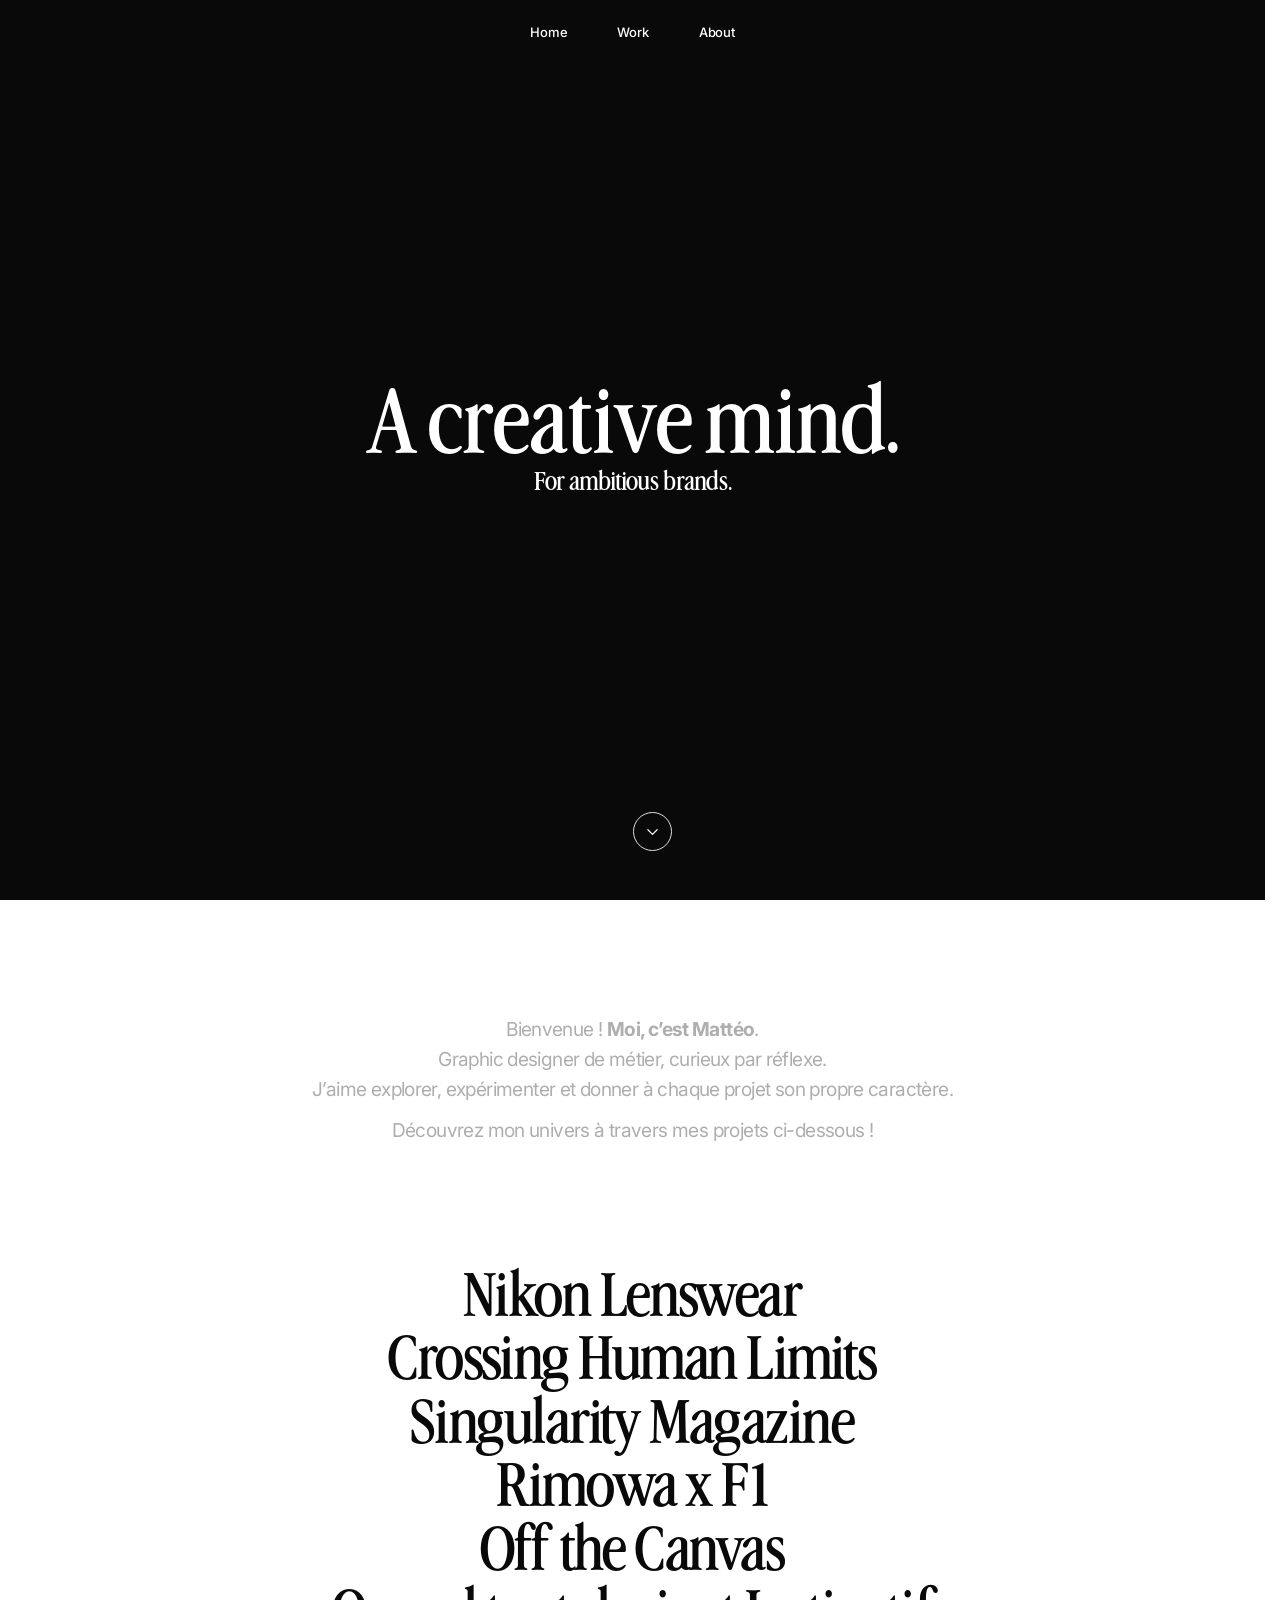
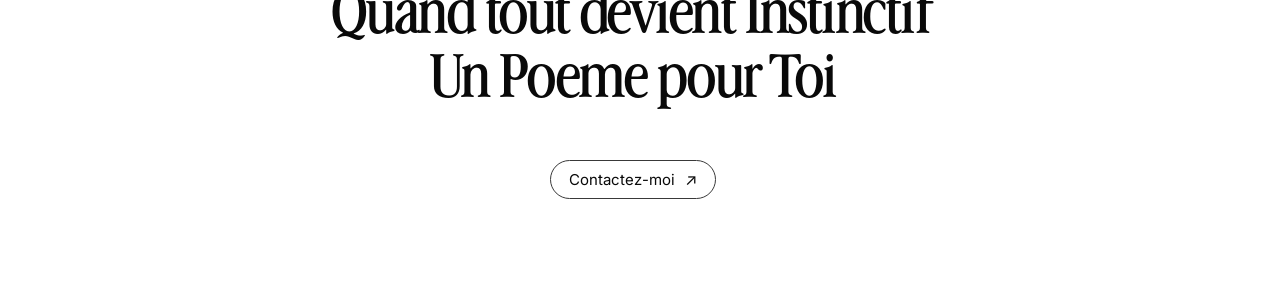
<file: index.html>
<!doctype html>
<html lang="fr">
<head>
  <meta charset="utf-8">
  <meta name="viewport" content="width=device-width, initial-scale=1">
  <meta name="theme-color" content="#090909">
  <meta name="description" content="Portfolio créatif : direction artistique, design graphique, édition et campagnes.">
  <title>Mattéo Frappier — Creative Designer</title>
  <link rel="icon" type="image/png" sizes="512x512" href="favicon.png">
  <link rel="preload" href="assets/fonts/Advercase-Font-Regular.otf" as="font" type="font/otf" crossorigin>
  <link rel="preconnect" href="https://fonts.googleapis.com">
  <link rel="preconnect" href="https://fonts.gstatic.com" crossorigin>
  <link href="https://fonts.googleapis.com/css2?family=Inter:wght@300;400;500;600;700&display=block" rel="stylesheet">
  <link rel="stylesheet" href="styles.css?v=20261105-responsive">
  <script src="script.js" defer></script>
</head>
<body>
  <a class="skip-link" href="#intro">Aller au contenu</a>
  <main>
    <section class="hero" id="home" aria-labelledby="hero-title">
      <header class="site-header">
        <nav class="main-nav" aria-label="Navigation principale">
          <a href="#home" aria-current="page">Home</a>
          <a href="#work">Work</a>
          <a href="about.html">About</a>
        </nav>
      </header>
      <div class="hero-center" id="hero-type">
        <h1 id="hero-title" class="hero-animated-line" data-animate-letters>A creative mind.</h1>
        <p class="hero-subtitle">For ambitious brands.</p>
      </div>
      <a class="scroll-down" href="#intro" aria-label="Défiler jusqu’à l’introduction">
        <svg viewBox="0 0 24 24" fill="none" aria-hidden="true">
          <path d="M5.5 9.5 12 16l6.5-6.5" stroke="currentColor" stroke-width="1.65" stroke-linecap="round" stroke-linejoin="round" />
        </svg>
      </a>
    </section>

    <section class="intro" id="intro" aria-label="Présentation">
      <p class="intro-copy"><span class="intro-line">Bienvenue ! <strong>Moi, c’est Mattéo</strong>.</span><span class="intro-line">Graphic designer de métier, curieux par réflexe.</span><span class="intro-line">J’aime explorer, expérimenter et donner à chaque projet son propre caractère.</span><span class="intro-line intro-line--outro">Découvrez mon univers à travers mes projets ci-dessous !</span></p>
    </section>

    <section class="work" id="work" aria-labelledby="work-heading">
      <h2 class="sr-only" id="work-heading">Sélection de projets</h2>
      <div class="work-previews" aria-hidden="true">
        <div class="work-preview" data-preview="nikon"></div>
        <div class="work-preview" data-preview="limits"></div>
        <div class="work-preview" data-preview="singularity"></div>
        <div class="work-preview" data-preview="rimowa"></div>
        <div class="work-preview" data-preview="canvas"></div>
        <div class="work-preview" data-preview="details"></div>
        <div class="work-preview" data-preview="poem"></div>
      </div>
      <div class="work-center">
        <ul class="work-names">
          <li><a href="nikon-lenswear.html" data-preview="nikon" aria-label="Découvrir le projet Nikon Lenswear">Nikon Lenswear</a></li>
          <li><a href="crossing-human-limits.html" data-preview="limits" aria-label="Découvrir le projet Crossing Human Limits pour Limen Immersive Sport Agency">Crossing Human Limits</a></li>
          <li><a href="singularity-magazine.html" data-preview="singularity" aria-label="Découvrir le projet Singularity Magazine">Singularity Magazine</a></li>
          <li><a href="rimowa-formula-1.html" data-preview="rimowa" aria-label="Découvrir le projet Rimowa x F1">Rimowa x F1</a></li>
          <li><a href="vans-off-the-canvas.html" data-preview="canvas" aria-label="Découvrir le projet Off the Canvas pour Vans">Off the Canvas</a></li>
          <li><a href="peugeot-quand-tout-devient-instinctif.html" data-preview="details" aria-label="Découvrir le projet Quand tout devient Instinctif pour Peugeot">Quand tout devient Instinctif</a></li>
          <li><a href="sos-poem-for-you.html" data-preview="poem" aria-label="Découvrir le projet Un Poeme pour Toi pour SOS Villages d’Enfants">Un Poeme pour Toi</a></li>
        </ul>
        <a class="all-projects" href="about.html">Contactez-moi <span aria-hidden="true">↗</span></a>
      </div>
    </section>
  </main>
</body>
</html>
</file>
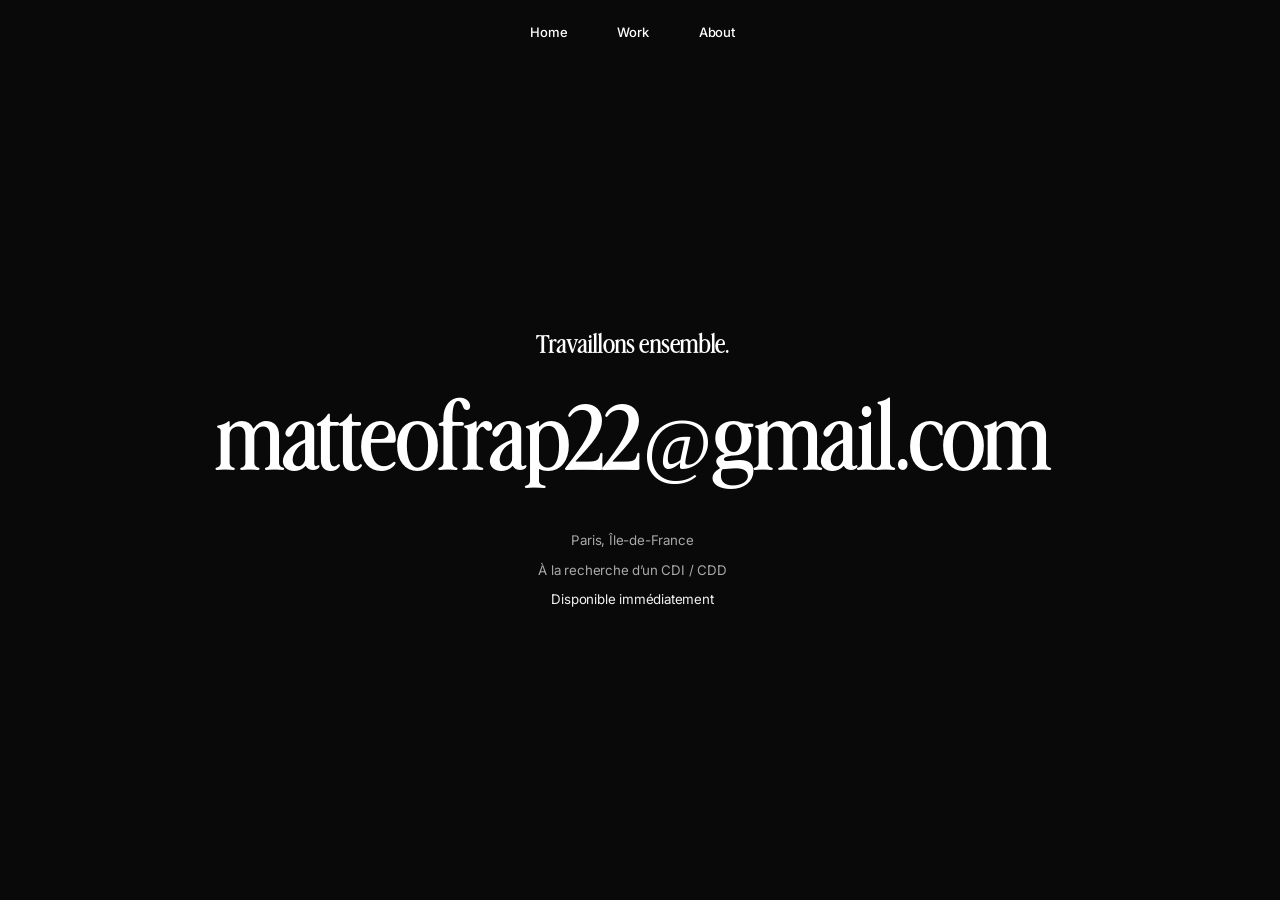
<file: about.html>
<!doctype html>
<html lang="fr">
<head>
  <meta charset="utf-8">
  <meta name="viewport" content="width=device-width, initial-scale=1">
  <meta name="theme-color" content="#090909">
  <meta name="description" content="Contacter Mattéo — Graphic Designer, disponible immédiatement pour un CDI ou CDD à Paris et en Île-de-France.">
  <title>About — Mattéo Frappier</title>
  <link rel="icon" type="image/png" sizes="512x512" href="favicon.png">
  <link rel="preload" href="assets/fonts/Advercase-Font-Regular.otf" as="font" type="font/otf" crossorigin>
  <link rel="preconnect" href="https://fonts.googleapis.com">
  <link rel="preconnect" href="https://fonts.gstatic.com" crossorigin>
  <link href="https://fonts.googleapis.com/css2?family=Inter:wght@300;400;500;600;700&display=block" rel="stylesheet">
  <link rel="stylesheet" href="styles.css?v=20261105-responsive">
</head>
<body class="about-page">
  <a class="skip-link" href="#contact">Aller au contact</a>
  <header class="site-header">
    <nav class="main-nav" aria-label="Navigation principale">
      <a href="index.html#home">Home</a>
      <a href="index.html#work">Work</a>
      <a href="about.html" aria-current="page">About</a>
    </nav>
  </header>
  <main class="about-stage" id="contact">
    <div class="about-center">
      <p class="about-label">Travaillons ensemble.</p>
      <h1 class="sr-only">Contact et disponibilité de Mattéo</h1>
      <div class="about-contacts">
        <a href="mailto:matteofrap22@gmail.com" class="about-contact about-contact--email">matteofrap22@gmail.com</a>
      </div>
      <div class="about-meta">
        <p>Paris, Île-de-France</p>
        <p>À la recherche d’un CDI / CDD</p>
        <p>Disponible immédiatement</p>
      </div>
    </div>
  </main>
</body>
</html>
</file>
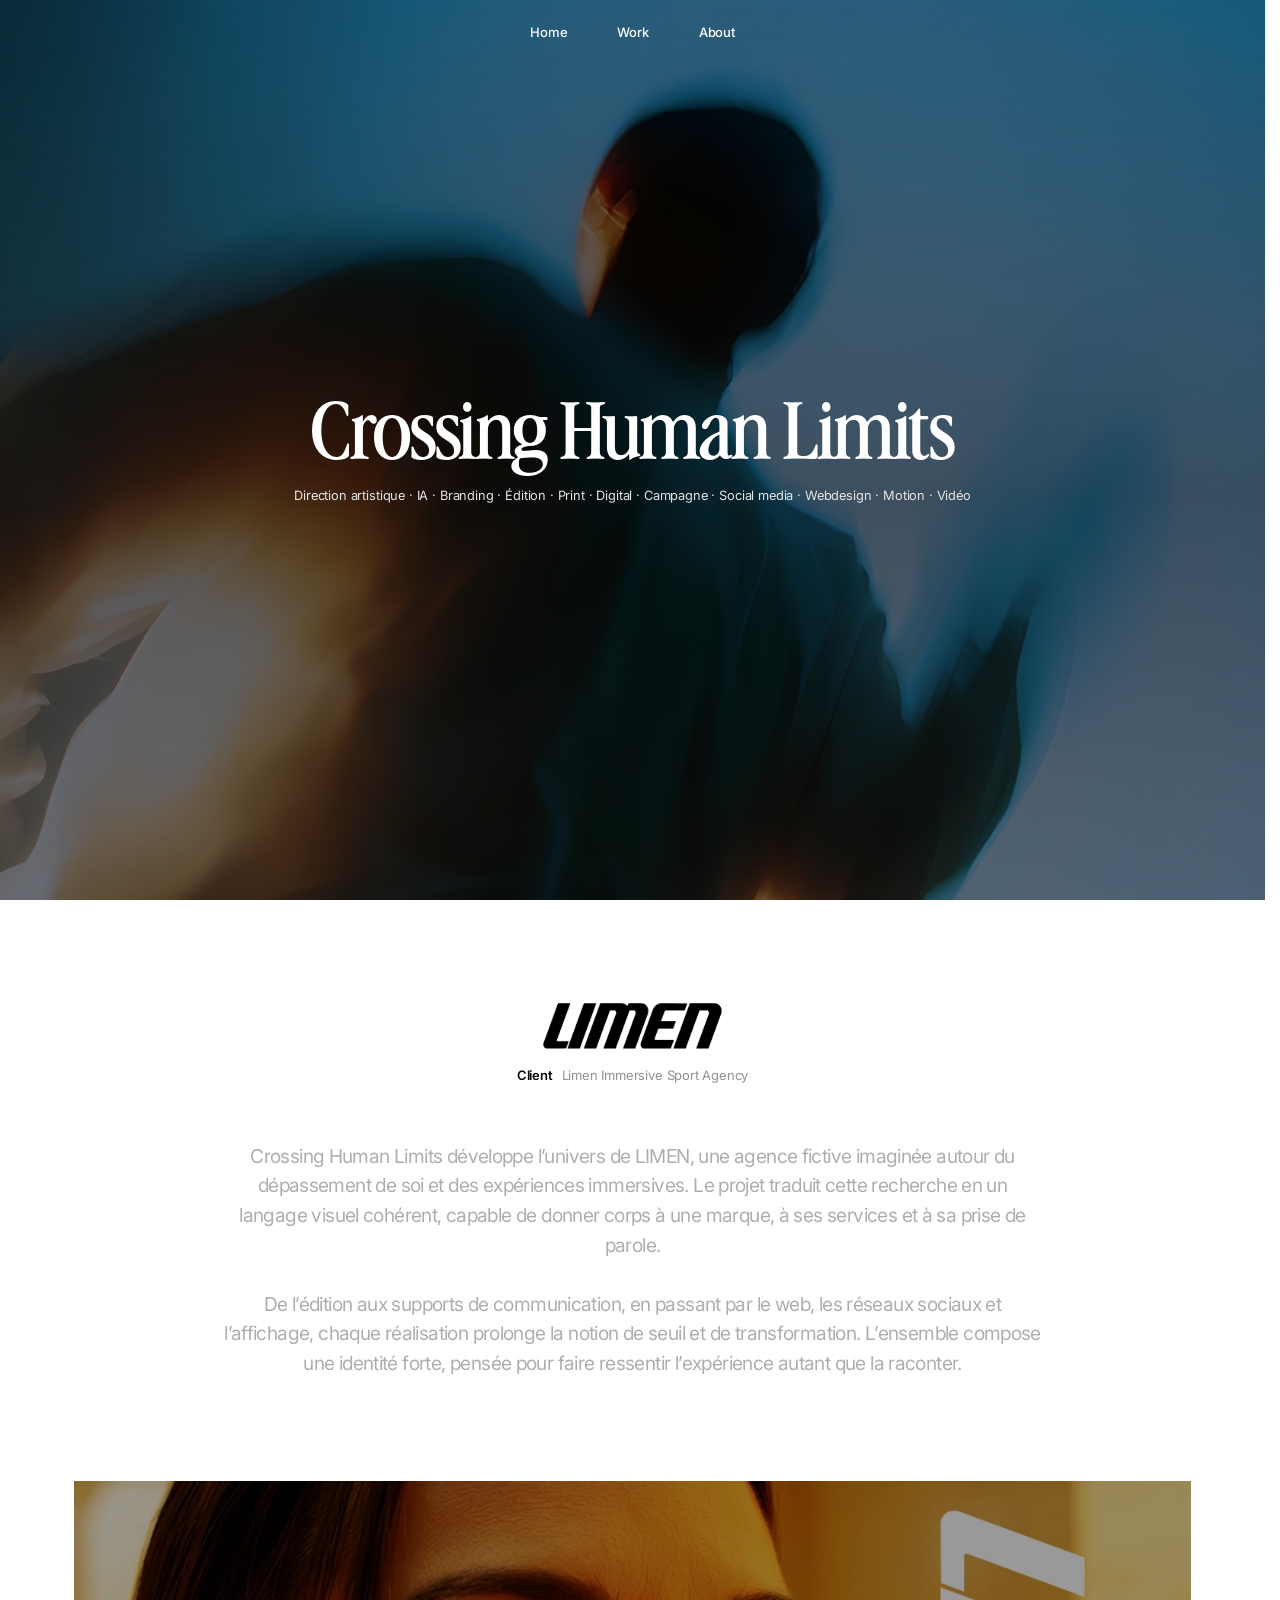
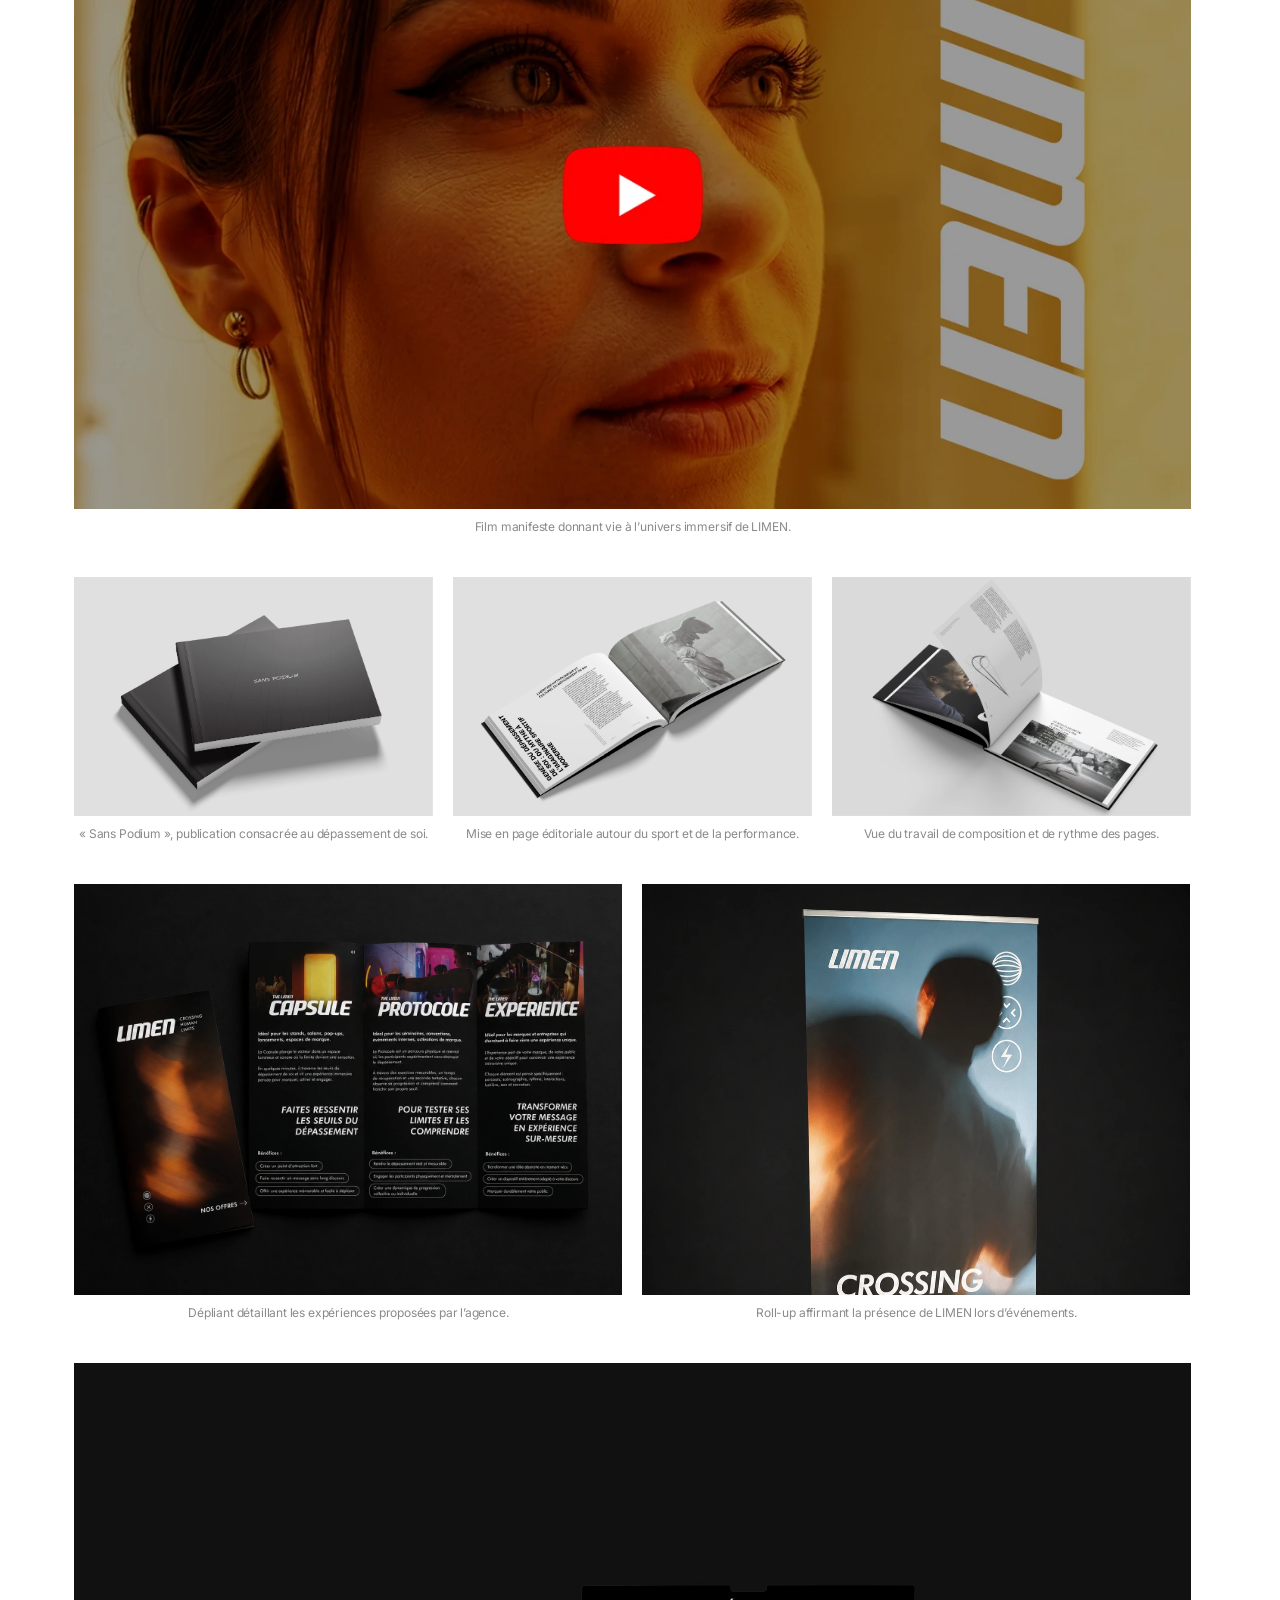
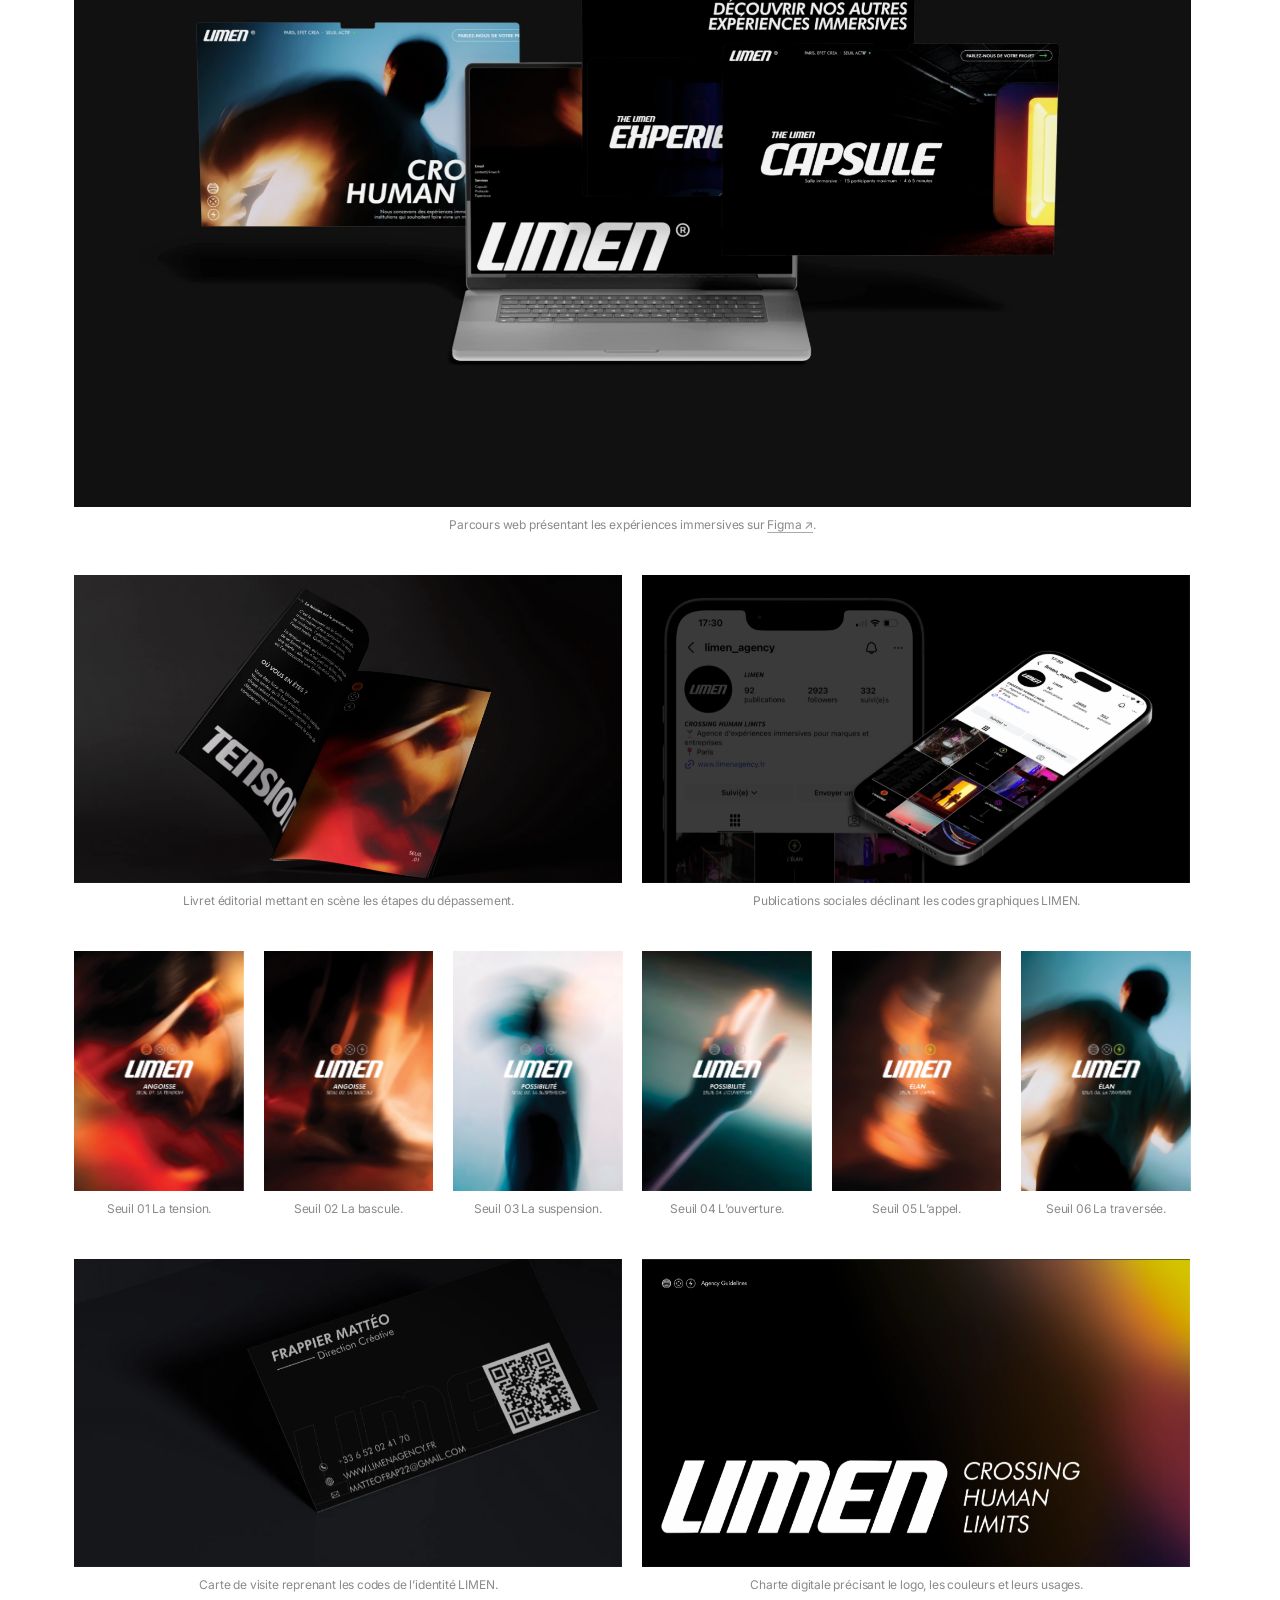
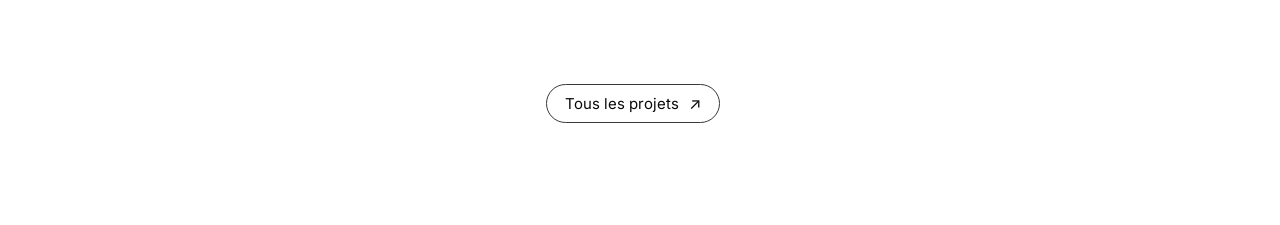
<file: crossing-human-limits.html>
<!DOCTYPE html>
<html lang="fr">
<head>
<meta charset="utf-8"/>
<meta content="width=device-width, initial-scale=1" name="viewport"/>
<meta content="#090909" name="theme-color"/>
<meta content="Crossing Human Limits — LIMEN, agence créative fictive : direction artistique, IA, édition, print, digital, social media, motion et vidéo." name="description"/>
<title>Crossing Human Limits — Mattéo Frappier</title>
  <link rel="icon" type="image/png" sizes="512x512" href="favicon.png">
  <link rel="preload" href="assets/fonts/Advercase-Font-Regular.otf" as="font" type="font/otf" crossorigin>
<link href="https://fonts.googleapis.com" rel="preconnect"/>
<link crossorigin="" href="https://fonts.gstatic.com" rel="preconnect"/>
<link href="https://fonts.googleapis.com/css2?family=Inter:wght@300;400;500;600;700&amp;display=block" rel="stylesheet"/>
<link href="styles.css" rel="stylesheet"/>
<script defer="" src="script.js"></script>
</head>
<body class="project-page">
<a class="skip-link" href="#project-overview">Aller à la description du projet</a>
<main>
<section aria-labelledby="project-title" class="project-cover">
<header class="site-header">
<nav aria-label="Navigation principale" class="main-nav">
<a href="index.html#home">Home</a>
<a aria-current="page" href="index.html#work">Work</a>
<a href="about.html">About</a>
</nav>
</header>
<img alt="Athlète en mouvement flou, utilisé comme couverture du projet LIMEN" class="project-cover-image" loading="eager" src="assets/images/limen/limen-cover-v42.webp"/>
<div aria-hidden="true" class="project-cover-shade"></div>
<div class="project-cover-content">
<h1 id="project-title">Crossing Human Limits</h1>
<p class="project-cover-domains">Direction artistique · IA · Branding · Édition · Print · Digital · Campagne · Social media · Webdesign · Motion · Vidéo</p>
</div>
</section>
<section aria-label="Présentation du projet Crossing Human Limits" class="project-overview" id="project-overview">
<div class="project-client-block project-client-block--limen-tight"><img alt="Logo LIMEN" class="project-client-logo project-client-logo--stack project-client-logo--limen" loading="lazy" src="assets/images/logos/limen-logo.png"/><p class="project-client"><strong>Client</strong><span class="project-client-name">Limen Immersive Sport Agency</span></p></div>
<div class="project-overview-body">
<p>Crossing Human Limits développe l’univers de LIMEN, une agence fictive imaginée autour du dépassement de soi et des expériences immersives. Le projet traduit cette recherche en un langage visuel cohérent, capable de donner corps à une marque, à ses services et à sa prise de parole.</p>
<p>De l’édition aux supports de communication, en passant par le web, les réseaux sociaux et l’affichage, chaque réalisation prolonge la notion de seuil et de transformation. L’ensemble compose une identité forte, pensée pour faire ressentir l’expérience autant que la raconter.</p>
</div>
</section>
<section aria-label="Galerie des réalisations Crossing Human Limits" class="project-gallery project-gallery--nikon-v26 project-gallery--limen-v34">
<div class="nikon-gallery limen-gallery">
<div class="nikon-gallery__row limen-gallery__row--1">
<figure class="nikon-gallery__item">
<a aria-label="Voir le trailer Crossing Human Limits sur YouTube (nouvel onglet)" class="project-video-thumb" href="https://youtu.be/xG0r6w_T3-Q" rel="noopener noreferrer" target="_blank"><img alt="Aperçu du trailer Crossing Human Limits" loading="lazy" src="assets/images/limen/limen-video-thumb-trailer.webp"/></a>
<figcaption class="nikon-gallery__caption"><span class="nikon-gallery__caption-line">Film manifeste donnant vie à l’univers immersif de LIMEN.</span></figcaption>
</figure>
</div>
<div class="nikon-gallery__row limen-gallery__row--2">
<figure class="nikon-gallery__item"><div class="gallery-media nikon-gallery__media limen-gallery__media--publication"><img alt="Couverture de Sans Podium, publication sur le dépassement de soi" loading="lazy" src="assets/images/limen/limen-memoire-ferme.webp"/></div><figcaption class="nikon-gallery__caption"><span class="nikon-gallery__caption-line">« Sans Podium », publication consacrée au dépassement de soi.</span></figcaption></figure>
<figure class="nikon-gallery__item"><div class="gallery-media nikon-gallery__media limen-gallery__media--publication"><img alt="Pages intérieures de Sans Podium" loading="lazy" src="assets/images/limen/limen-memoire-ouvert.webp"/></div><figcaption class="nikon-gallery__caption"><span class="nikon-gallery__caption-line">Mise en page éditoriale autour du sport et de la performance.</span></figcaption></figure>
<figure class="nikon-gallery__item"><div class="gallery-media nikon-gallery__media limen-gallery__media--publication"><img alt="Publication Sans Podium avec pages en cours de feuilletage" loading="lazy" src="assets/images/limen/limen-memoire-feuilletage.webp"/></div><figcaption class="nikon-gallery__caption"><span class="nikon-gallery__caption-line">Vue du travail de composition et de rythme des pages.</span></figcaption></figure>
</div>
<div class="nikon-gallery__row limen-gallery__row--3">
<figure class="nikon-gallery__item"><div class="gallery-media nikon-gallery__media limen-gallery__media limen-gallery__media--row3"><img alt="Dépliant LIMEN présentant les offres de l’agence" loading="lazy" src="assets/images/limen/limen-depliant.webp"/></div><figcaption class="nikon-gallery__caption"><span class="nikon-gallery__caption-line">Dépliant détaillant les expériences proposées par l’agence.</span></figcaption></figure>
<figure class="nikon-gallery__item"><div class="gallery-media nikon-gallery__media limen-gallery__media limen-gallery__media--row3"><img class="limen-gallery__image--rollup" alt="Roll-up Crossing Human Limits" loading="lazy" src="assets/images/limen/limen-rollup.webp"/></div><figcaption class="nikon-gallery__caption"><span class="nikon-gallery__caption-line">Roll-up affirmant la présence de LIMEN lors d’événements.</span></figcaption></figure>
</div>
<div class="nikon-gallery__row limen-gallery__row--4">
<figure class="nikon-gallery__item"><div class="gallery-media nikon-gallery__media"><img alt="Maquettes du site web LIMEN" loading="lazy" src="assets/images/limen/limen-website.webp"/></div><figcaption class="nikon-gallery__caption"><span class="nikon-gallery__caption-line nikon-gallery__caption-line--links">Parcours web présentant les expériences immersives sur <a href="https://www.figma.com/design/d5GhdgWhbbLhB455K8Fc4U/LIMEN-WEBSITE?node-id=0-1&amp;t=Ee6TrOunSQpxieuG-1" rel="noopener noreferrer" target="_blank">Figma ↗</a>.</span></figcaption></figure>
</div>
<div class="nikon-gallery__row limen-gallery__row--5">
<figure class="nikon-gallery__item"><div class="gallery-media nikon-gallery__media limen-gallery__media limen-gallery__media--row5"><img class="limen-gallery__image--livret" alt="Livret éditorial LIMEN" loading="lazy" src="assets/images/limen/limen-livret.webp"/></div><figcaption class="nikon-gallery__caption"><span class="nikon-gallery__caption-line">Livret éditorial mettant en scène les étapes du dépassement.</span></figcaption></figure>
<figure class="nikon-gallery__item"><div class="gallery-media nikon-gallery__media limen-gallery__media limen-gallery__media--row5"><img alt="Déclinaisons réseaux sociaux LIMEN" loading="lazy" src="assets/images/limen/limen-social.webp"/></div><figcaption class="nikon-gallery__caption"><span class="nikon-gallery__caption-line">Publications sociales déclinant les codes graphiques LIMEN.</span></figcaption></figure>
</div>
<div class="nikon-gallery__row limen-gallery__row--6">
<figure class="nikon-gallery__item"><div class="gallery-media nikon-gallery__media"><img alt="Affiche LIMEN — Seuil 01. La tension" loading="lazy" src="assets/images/limen/limen-affiche-01.webp"/></div><figcaption class="nikon-gallery__caption"><span class="nikon-gallery__caption-line">Seuil 01 La tension.</span></figcaption></figure>
<figure class="nikon-gallery__item"><div class="gallery-media nikon-gallery__media"><img alt="Affiche LIMEN — Seuil 02. La bascule" loading="lazy" src="assets/images/limen/limen-affiche-02.webp"/></div><figcaption class="nikon-gallery__caption"><span class="nikon-gallery__caption-line">Seuil 02 La bascule.</span></figcaption></figure>
<figure class="nikon-gallery__item"><div class="gallery-media nikon-gallery__media"><img alt="Affiche LIMEN — Seuil 03. La suspension" loading="lazy" src="assets/images/limen/limen-affiche-03.webp"/></div><figcaption class="nikon-gallery__caption"><span class="nikon-gallery__caption-line">Seuil 03 La suspension.</span></figcaption></figure>
<figure class="nikon-gallery__item"><div class="gallery-media nikon-gallery__media"><img alt="Affiche LIMEN — Seuil 04. L’ouverture" loading="lazy" src="assets/images/limen/limen-affiche-04.webp"/></div><figcaption class="nikon-gallery__caption"><span class="nikon-gallery__caption-line">Seuil 04 L’ouverture.</span></figcaption></figure>
<figure class="nikon-gallery__item"><div class="gallery-media nikon-gallery__media"><img alt="Affiche LIMEN — Seuil 05. L’appel" loading="lazy" src="assets/images/limen/limen-affiche-05.webp"/></div><figcaption class="nikon-gallery__caption"><span class="nikon-gallery__caption-line">Seuil 05 L’appel.</span></figcaption></figure>
<figure class="nikon-gallery__item"><div class="gallery-media nikon-gallery__media"><img alt="Affiche LIMEN — Seuil 06. La traversée" loading="lazy" src="assets/images/limen/limen-affiche-06.webp"/></div><figcaption class="nikon-gallery__caption"><span class="nikon-gallery__caption-line">Seuil 06 La traversée.</span></figcaption></figure>
</div>
<div class="nikon-gallery__row limen-gallery__row--7">
<figure class="nikon-gallery__item"><div class="gallery-media nikon-gallery__media limen-gallery__media limen-gallery__media--row7"><img alt="Carte de visite LIMEN" loading="lazy" src="assets/images/limen/limen-carte-visite.webp"/></div><figcaption class="nikon-gallery__caption"><span class="nikon-gallery__caption-line">Carte de visite reprenant les codes de l’identité LIMEN.</span></figcaption></figure>
<figure class="nikon-gallery__item"><div class="gallery-media nikon-gallery__media limen-gallery__media limen-gallery__media--row7"><img alt="Aperçu de la charte graphique digitale LIMEN" loading="lazy" src="assets/images/limen/limen-charte-preview.webp"/></div><figcaption class="nikon-gallery__caption"><span class="nikon-gallery__caption-line">Charte digitale précisant le logo, les couleurs et leurs usages.</span></figcaption></figure>
</div>
</div>
</section>
<nav aria-label="Revenir à la sélection de projets" class="project-bottom-nav">
<a class="all-projects" href="index.html#work">Tous les projets <span aria-hidden="true">↗</span></a>
</nav>
</main>
</body>
</html>
</file>
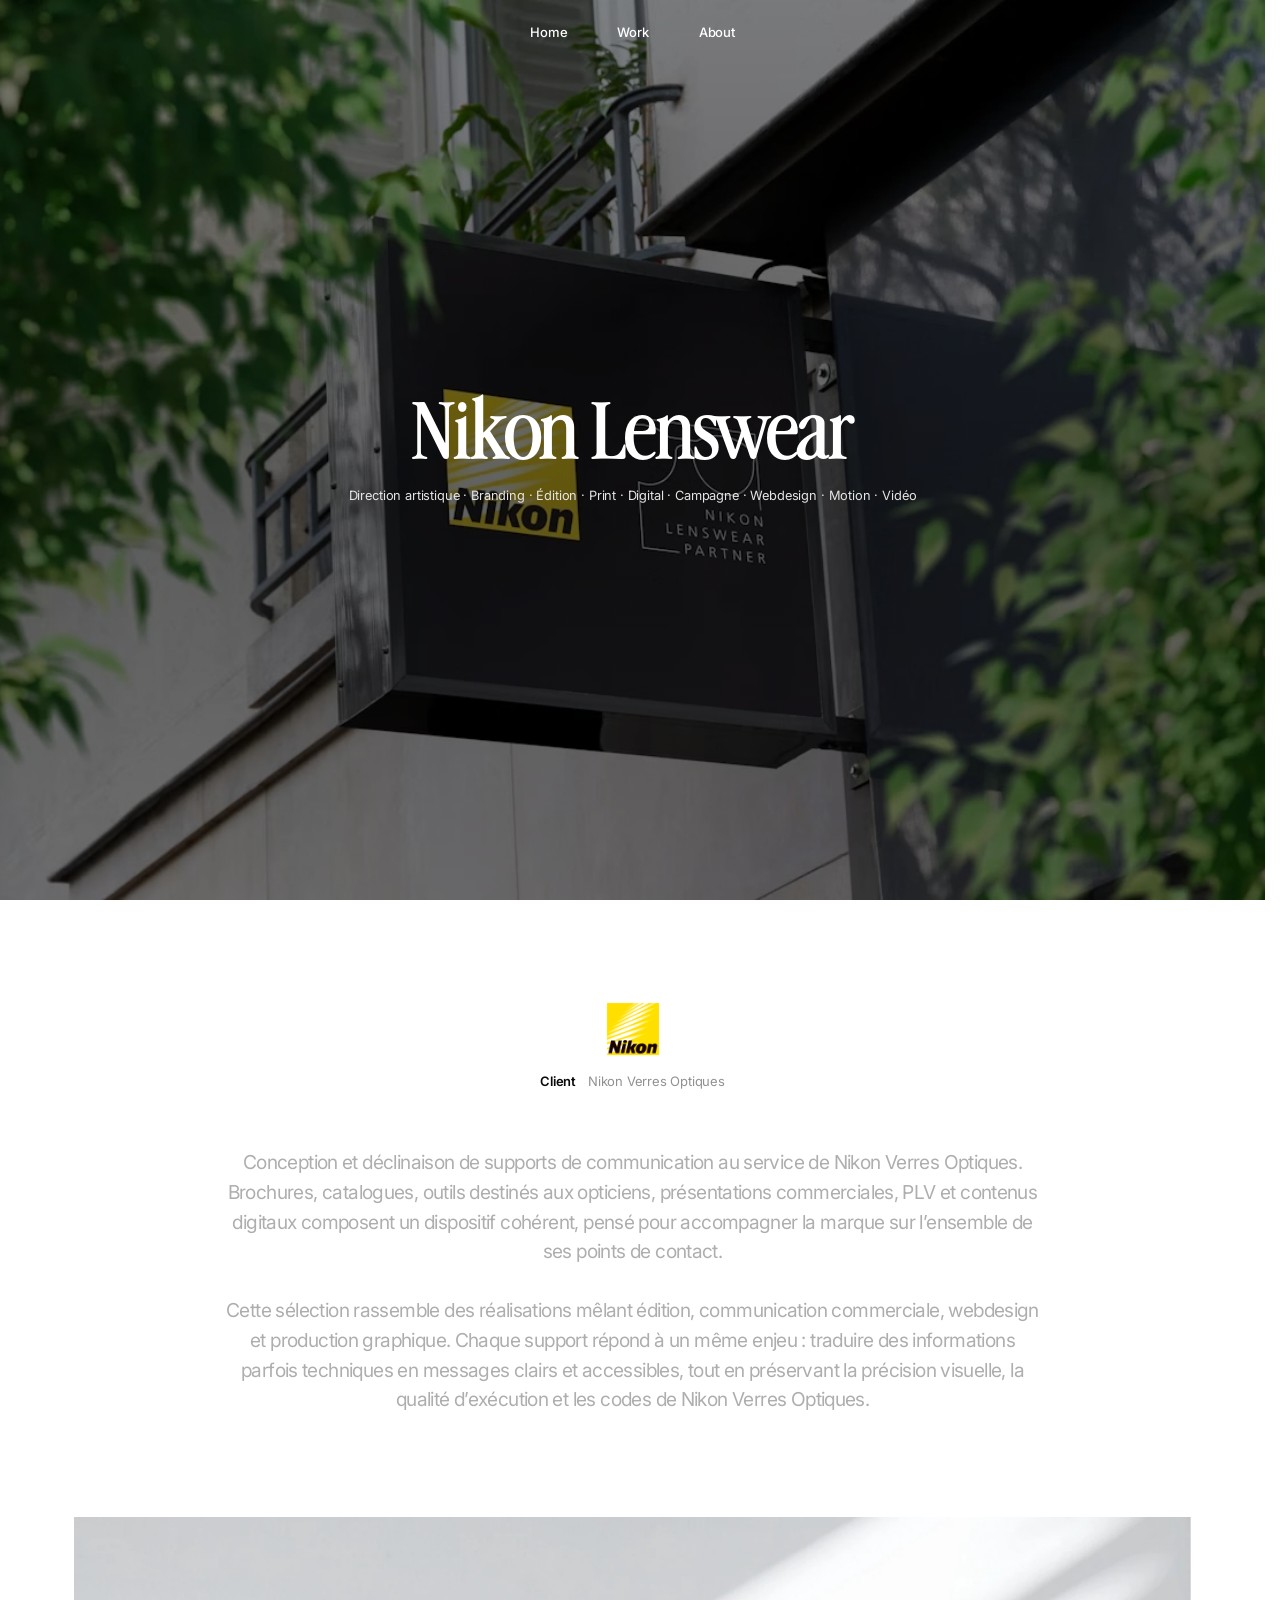
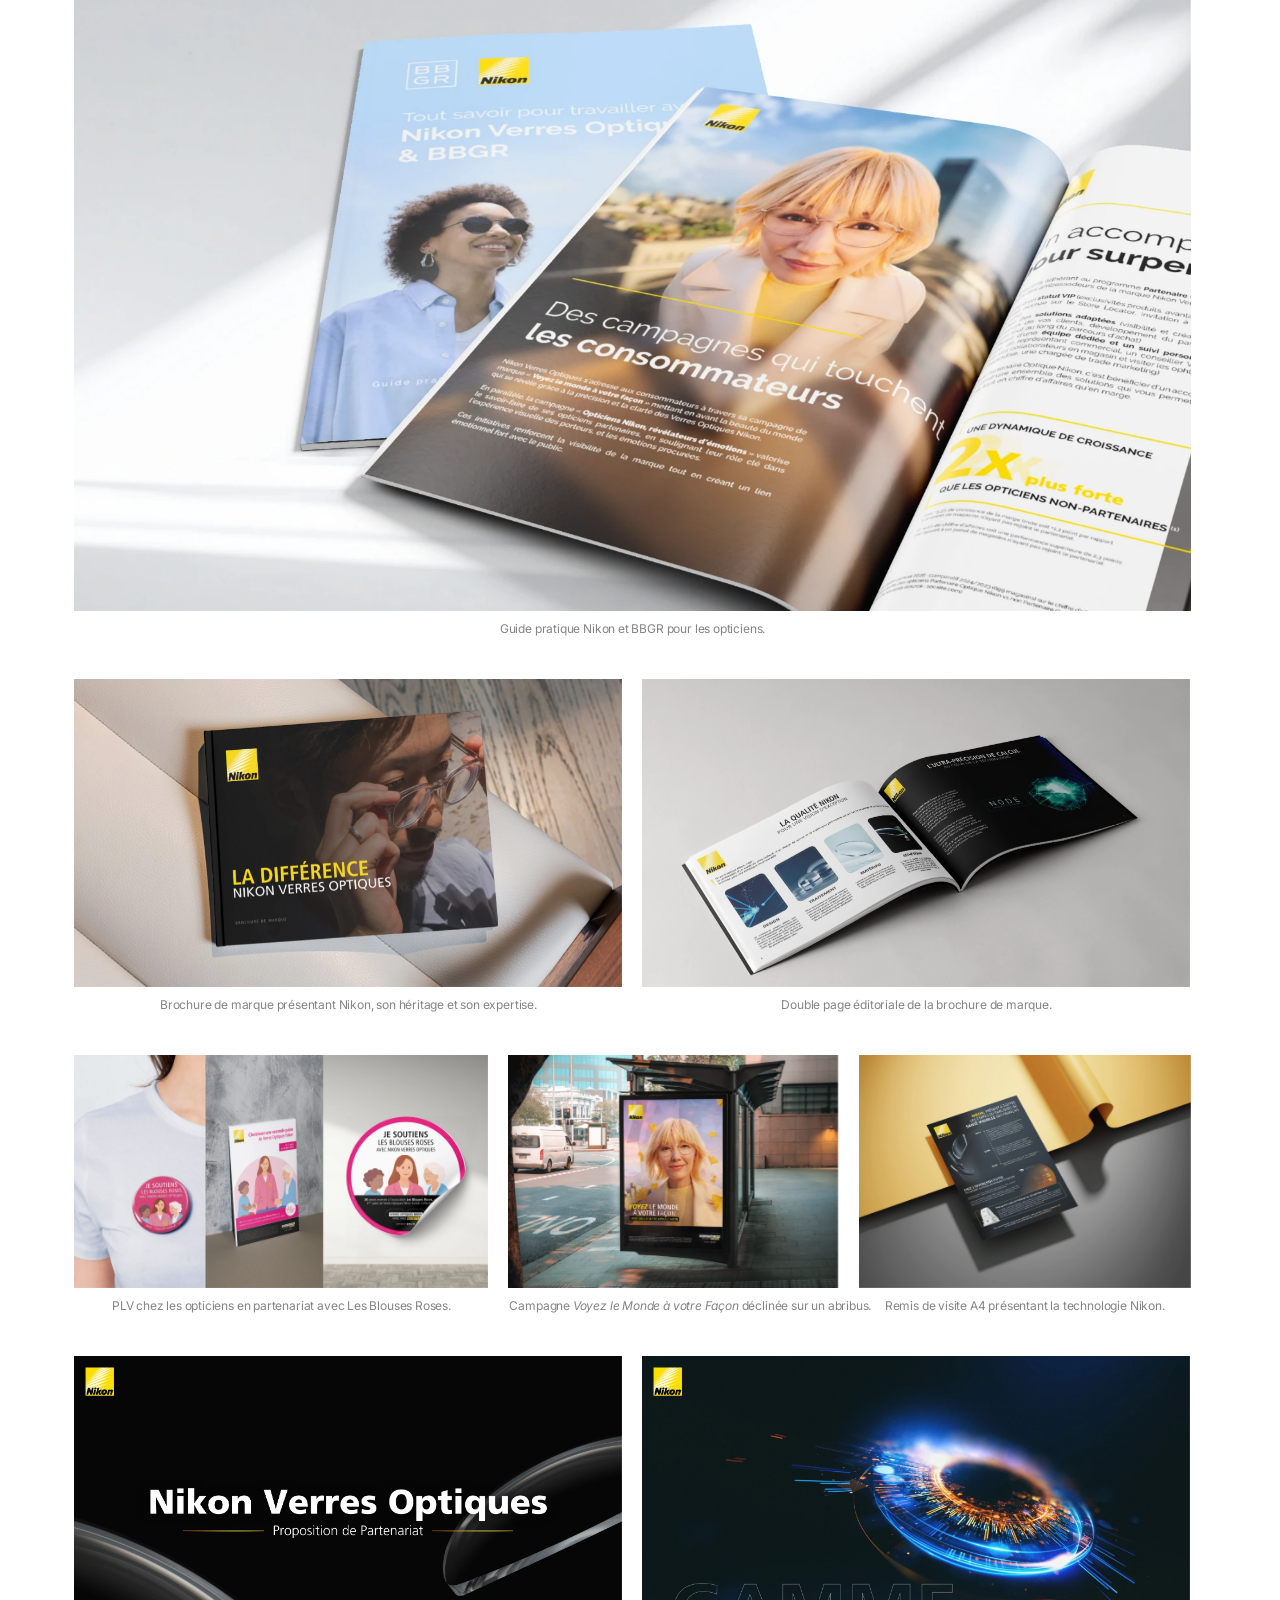
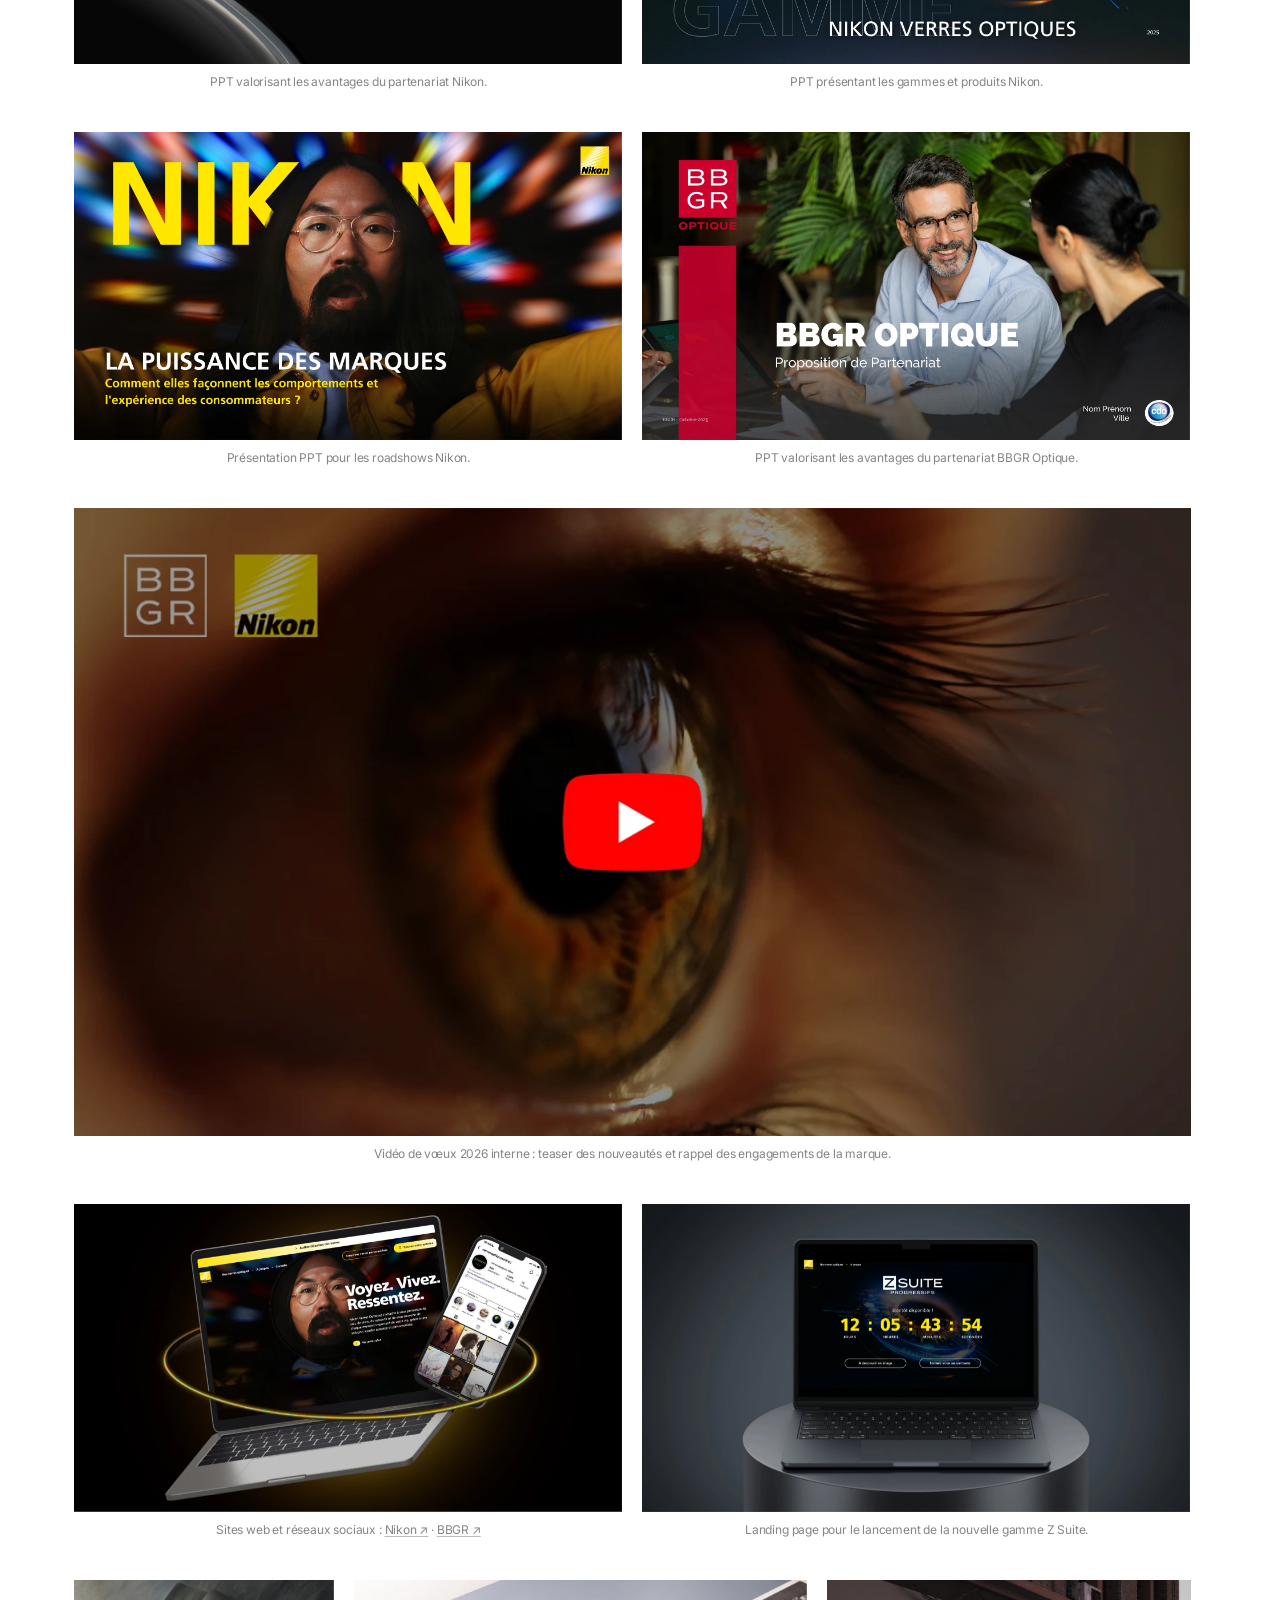
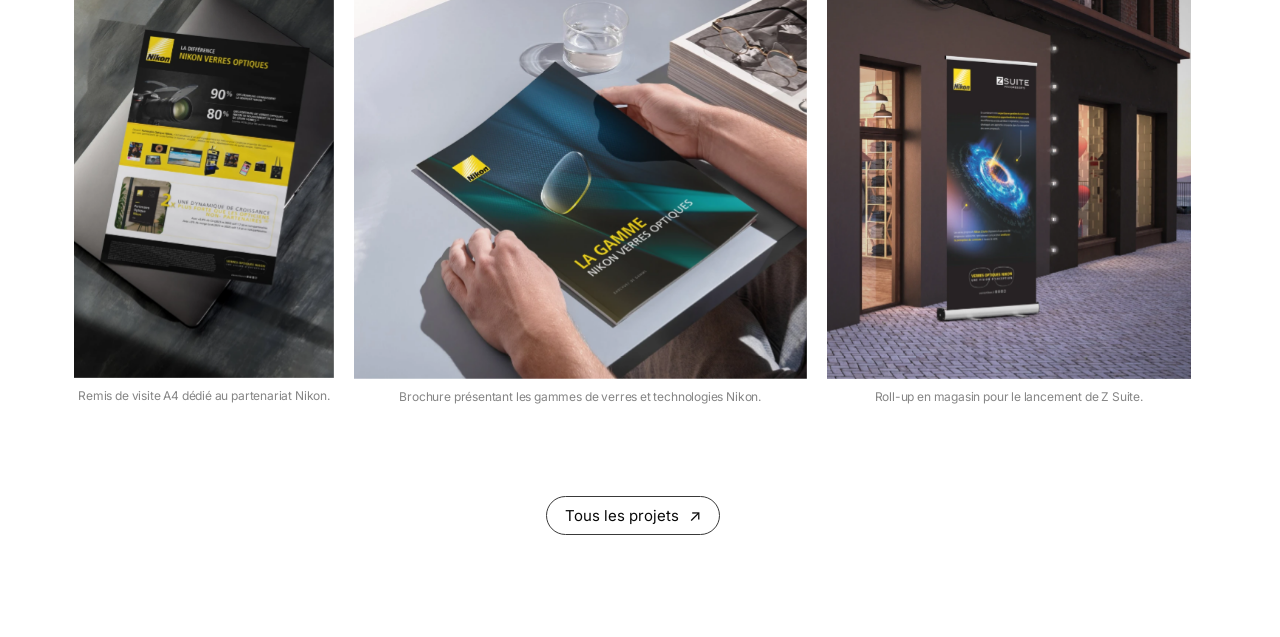
<file: nikon-lenswear.html>
<!DOCTYPE html>

<html lang="fr">
<head>
<meta charset="utf-8"/><meta content="strict-origin-when-cross-origin" name="referrer"/>
<meta content="width=device-width, initial-scale=1" name="viewport"/>
<meta content="#090909" name="theme-color"/>
<meta content="Nikon Lenswear : édition, print, digital, webdesign et motion vidéo. Un projet de design graphique présenté par Mattéo." name="description"/>
<title>Nikon Lenswear — Mattéo Frappier</title>
  <link rel="icon" type="image/png" sizes="512x512" href="favicon.png">
  <link rel="preload" href="assets/fonts/Advercase-Font-Regular.otf" as="font" type="font/otf" crossorigin>
<link href="https://fonts.googleapis.com" rel="preconnect"/>
<link crossorigin="" href="https://fonts.gstatic.com" rel="preconnect"/>
<link href="https://fonts.googleapis.com/css2?family=Inter:wght@300;400;500;600;700&amp;display=block" rel="stylesheet"/>
<link href="styles.css" rel="stylesheet"/>
<script defer="" src="script.js"></script>
</head>
<body class="project-page">
<a class="skip-link" href="#project-overview">Aller à la description du projet</a>
<main>
<!-- Remplacer à terme le fond uni par une image grand format.
         Pour une photo: insérer <img class="project-cover-image" src="assets/images/nikon/nikon-cover-hero-v40.webp" alt="..."> dans .project-cover, juste avant .project-cover-shade. -->
<section aria-labelledby="project-title" class="project-cover">
<header class="site-header">
<nav aria-label="Navigation principale" class="main-nav">
<a href="index.html#home">Home</a>
<a aria-current="page" href="index.html#work">Work</a>
<a href="about.html">About</a>
</nav>
</header><img alt="Enseigne Nikon et Nikon Lenswear Partner sur une façade, utilisée comme visuel de couverture du projet" class="project-cover-image" loading="eager" src="assets/images/nikon/nikon-cover-hero-v40.webp"/>
<div aria-hidden="true" class="project-cover-shade"></div>
<div class="project-cover-content">
<h1 id="project-title">Nikon Lenswear</h1>
<p class="project-cover-domains">Direction artistique · Branding · Édition · Print · Digital · Campagne · Webdesign · Motion · Vidéo</p>
</div>
</section>
<section aria-label="Présentation du projet Nikon Lenswear" class="project-overview" id="project-overview">
<div class="project-client-block"><img alt="Logo Nikon" class="project-client-logo project-client-logo--stack" loading="lazy" src="assets/images/logos/nikon-logo.png"/><p class="project-client"><strong>Client</strong><span class="project-client-name">Nikon Verres Optiques</span></p></div>
<div class="project-overview-body">
<p>Conception et déclinaison de supports de communication au service de Nikon Verres Optiques. Brochures, catalogues, outils destinés aux opticiens, présentations commerciales, PLV et contenus digitaux composent un dispositif cohérent, pensé pour accompagner la marque sur l’ensemble de ses points de contact.</p>
<p>Cette sélection rassemble des réalisations mêlant édition, communication commerciale, webdesign et production graphique. Chaque support répond à un même enjeu : traduire des informations parfois techniques en messages clairs et accessibles, tout en préservant la précision visuelle, la qualité d’exécution et les codes de Nikon Verres Optiques.</p>
</div>
</section>
<section aria-label="Galerie des réalisations Nikon Lenswear" class="project-gallery project-gallery--nikon-v26"><div class="nikon-gallery nikon-gallery--v48"><div class="nikon-gallery__row nikon-gallery__row--1"><figure class="nikon-gallery__item"><div class="gallery-media nikon-gallery__media"><img alt="Guide pratique Nikon Verres Optiques et BBGR" loading="lazy" src="assets/images/nikon/nikon-guide-pratique.webp"/></div><figcaption class="nikon-gallery__caption"><span class="nikon-gallery__caption-line">Guide pratique Nikon et BBGR pour les opticiens.</span></figcaption></figure></div><div class="nikon-gallery__row nikon-gallery__row--2"><figure class="nikon-gallery__item"><div class="gallery-media nikon-gallery__media"><img alt="Brochure de marque Nikon Verres Optiques fermée" loading="lazy" src="assets/images/nikon/nikon-brochure-marque.webp"/></div><figcaption class="nikon-gallery__caption"><span class="nikon-gallery__caption-line">Brochure de marque présentant Nikon, son héritage et son expertise.</span></figcaption></figure><figure class="nikon-gallery__item"><div class="gallery-media nikon-gallery__media"><img alt="Brochure de marque Nikon Verres Optiques ouverte" loading="lazy" src="assets/images/nikon/nikon-brochure-marque-ouverte.webp"/></div><figcaption class="nikon-gallery__caption"><span class="nikon-gallery__caption-line">Double page éditoriale de la brochure de marque.</span></figcaption></figure></div><div class="nikon-gallery__row nikon-gallery__row--3"><figure class="nikon-gallery__item"><div class="gallery-media nikon-gallery__media"><img alt="PLV Nikon — campagne caritative Les Blouses Roses" loading="lazy" src="assets/images/nikon/nikon-blouses-roses.webp"/></div><figcaption class="nikon-gallery__caption"><span class="nikon-gallery__caption-line">PLV chez les opticiens en partenariat avec Les Blouses Roses.</span></figcaption></figure><figure class="nikon-gallery__item"><div class="gallery-media nikon-gallery__media"><img alt="Mockup de campagne Nikon en abribus" loading="lazy" src="assets/images/nikon/nikon-abribus.webp"/></div><figcaption class="nikon-gallery__caption"><span class="nikon-gallery__caption-line">Campagne <em>Voyez le Monde à votre Façon</em> déclinée sur un abribus.</span></figcaption></figure><figure class="nikon-gallery__item"><div class="gallery-media nikon-gallery__media"><img alt="Remis de visite A4 Z Suite" loading="lazy" src="assets/images/nikon/nikon-remis-02.webp"/></div><figcaption class="nikon-gallery__caption"><span class="nikon-gallery__caption-line">Remis de visite A4 présentant la technologie Nikon.</span></figcaption></figure></div><div class="nikon-gallery__row nikon-gallery__row--4"><figure class="nikon-gallery__item"><div class="gallery-media nikon-gallery__media"><img alt="Présentation PowerPoint Nikon — proposition de partenariat" loading="lazy" src="assets/images/nikon/nikon-ppt-partenariat.webp"/></div><figcaption class="nikon-gallery__caption"><span class="nikon-gallery__caption-line">PPT valorisant les avantages du partenariat Nikon.</span></figcaption></figure><figure class="nikon-gallery__item"><div class="gallery-media nikon-gallery__media"><img alt="Présentation PowerPoint Nikon — Game 2025" loading="lazy" src="assets/images/nikon/nikon-ppt-game.webp"/></div><figcaption class="nikon-gallery__caption"><span class="nikon-gallery__caption-line">PPT présentant les gammes et produits Nikon.</span></figcaption></figure></div><div class="nikon-gallery__row nikon-gallery__row--5"><figure class="nikon-gallery__item"><div class="gallery-media nikon-gallery__media"><img alt="Présentation PowerPoint Nikon — puissance des marques" loading="lazy" src="assets/images/nikon/nikon-ppt-puissance-marques.webp"/></div><figcaption class="nikon-gallery__caption"><span class="nikon-gallery__caption-line">Présentation PPT pour les roadshows Nikon.</span></figcaption></figure><figure class="nikon-gallery__item"><div class="gallery-media nikon-gallery__media"><img alt="Présentation PowerPoint BBGR — partenariat" loading="lazy" src="assets/images/nikon/nikon-ppt-bbgr.webp"/></div><figcaption class="nikon-gallery__caption"><span class="nikon-gallery__caption-line">PPT valorisant les avantages du partenariat BBGR Optique.</span></figcaption></figure></div><div class="nikon-gallery__row nikon-gallery__row--6"><figure class="nikon-gallery__item"><a aria-label="Voir la vidéo de vœux 2026 Nikon sur YouTube (nouvel onglet)" class="project-video-thumb" href="https://youtu.be/v6z-tF_wEYA" rel="noopener noreferrer" target="_blank"><img alt="Aperçu de la vidéo de vœux 2026 Nikon" loading="lazy" src="assets/images/nikon/nikon-video-thumb-2026.webp"/></a><figcaption class="nikon-gallery__caption"><span class="nikon-gallery__caption-line">Vidéo de vœux 2026 interne : teaser des nouveautés et rappel des engagements de la marque.</span></figcaption></figure></div><div class="nikon-gallery__row nikon-gallery__row--7"><figure class="nikon-gallery__item"><div class="gallery-media nikon-gallery__media"><img alt="Gestion des sites web Nikon et BBGR" loading="lazy" src="assets/images/nikon/nikon-websites.webp"/></div><figcaption class="nikon-gallery__caption"><span class="nikon-gallery__caption-line nikon-gallery__caption-line--links">Sites web et réseaux sociaux : <a href="https://www.nikonlenswear.com/fr-fr" rel="noopener noreferrer" target="_blank">Nikon ↗</a> · <a href="https://www.bbgr.com/" rel="noopener noreferrer" target="_blank">BBGR ↗</a></span></figcaption></figure><figure class="nikon-gallery__item"><div class="gallery-media nikon-gallery__media"><img alt="Landing page Nikon Z Suite" loading="lazy" src="assets/images/nikon/nikon-landing-page.webp"/></div><figcaption class="nikon-gallery__caption"><span class="nikon-gallery__caption-line">Landing page pour le lancement de la nouvelle gamme Z Suite.</span></figcaption></figure></div><div class="nikon-gallery__row nikon-gallery__row--8"><figure class="nikon-gallery__item"><div class="gallery-media nikon-gallery__media"><img alt="Remis de visite A4 Nikon" loading="lazy" src="assets/images/nikon/nikon-remis-01.webp"/></div><figcaption class="nikon-gallery__caption"><span class="nikon-gallery__caption-line">Remis de visite A4 dédié au partenariat Nikon.</span></figcaption></figure><figure class="nikon-gallery__item"><div class="gallery-media nikon-gallery__media"><img alt="Brochure de gamme Nikon Verres Optiques" loading="lazy" src="assets/images/nikon/nikon-brochure-gamme.webp"/></div><figcaption class="nikon-gallery__caption"><span class="nikon-gallery__caption-line">Brochure présentant les gammes de verres et technologies Nikon.</span></figcaption></figure><figure class="nikon-gallery__item"><div class="gallery-media nikon-gallery__media"><img alt="Lightbox de communication Nikon Z Suite" loading="lazy" src="assets/images/nikon/nikon-lightbox.webp"/></div><figcaption class="nikon-gallery__caption"><span class="nikon-gallery__caption-line">Roll-up en magasin pour le lancement de Z Suite.</span></figcaption></figure></div></div></section>
<nav aria-label="Revenir à la sélection de projets" class="project-bottom-nav">
<a class="all-projects" href="index.html#work">Tous les projets <span aria-hidden="true">↗</span></a>
</nav>
</main>
</body>
</html>
</file>
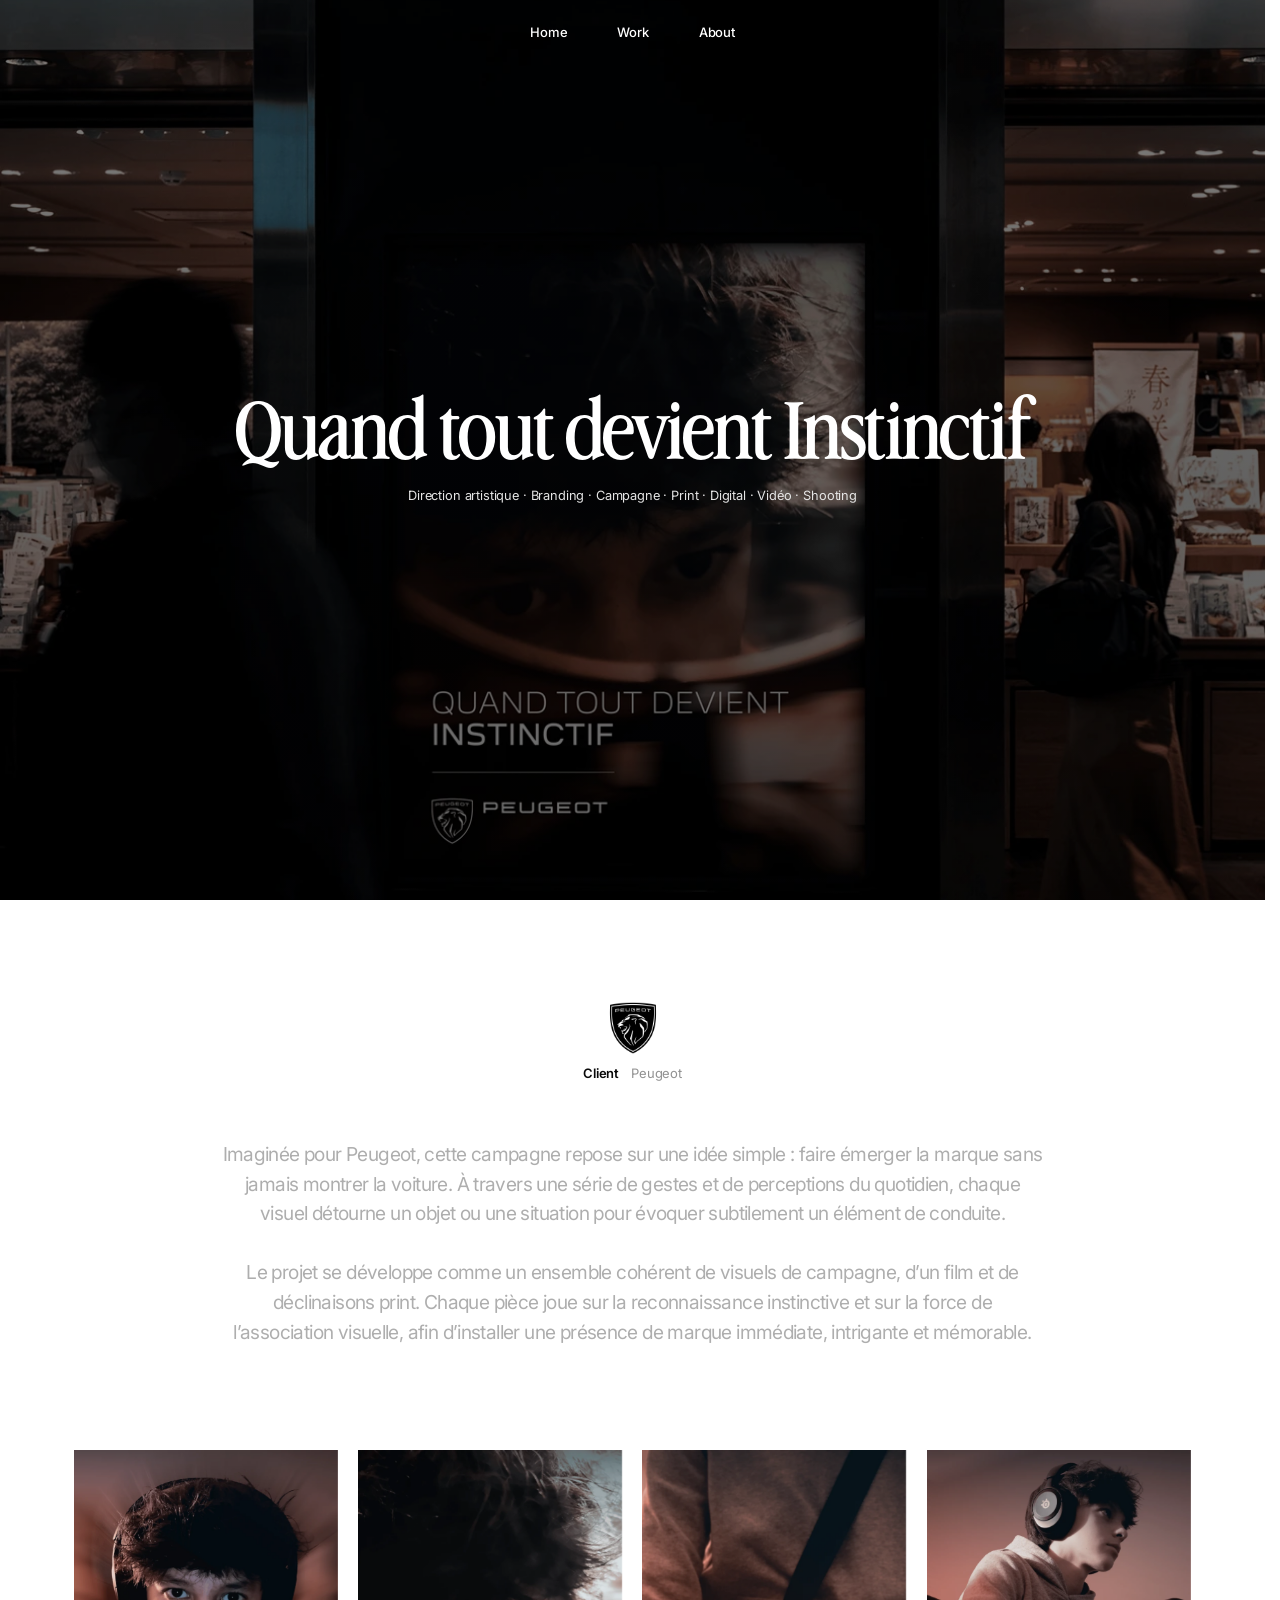
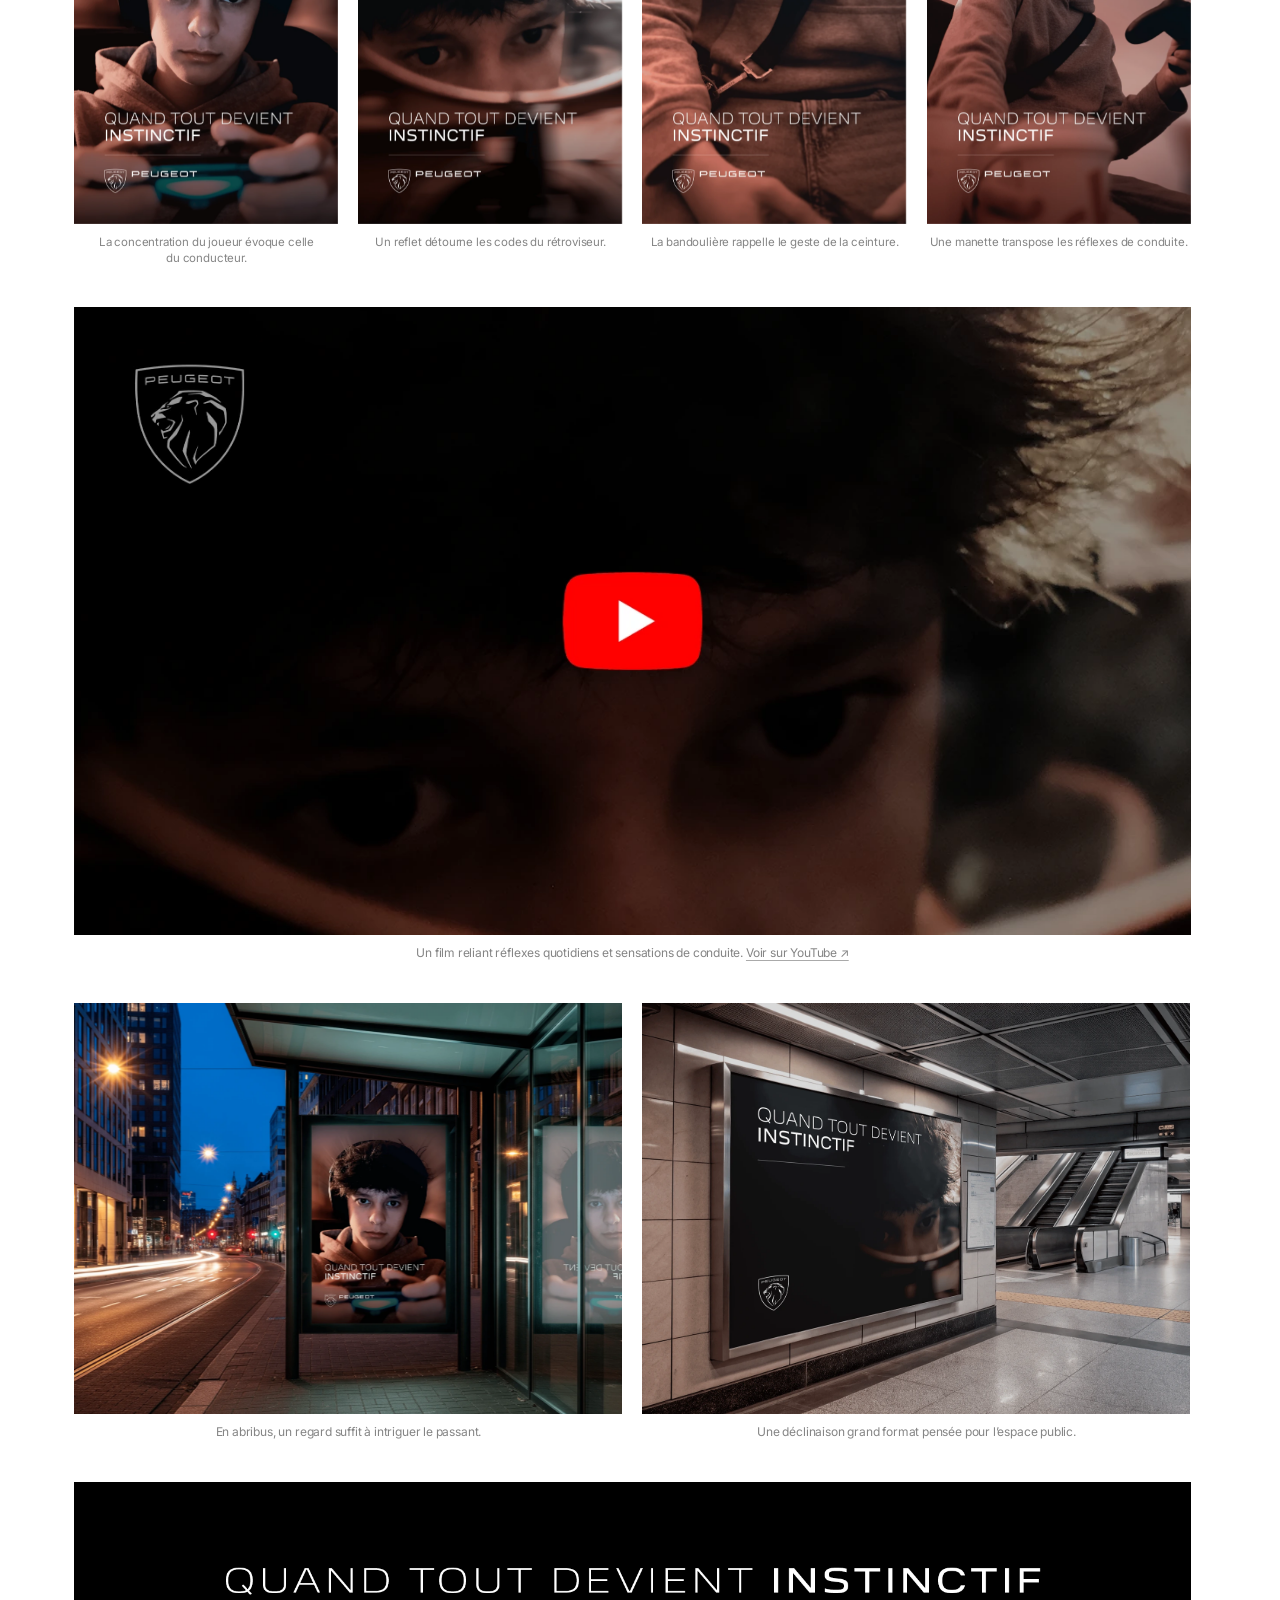
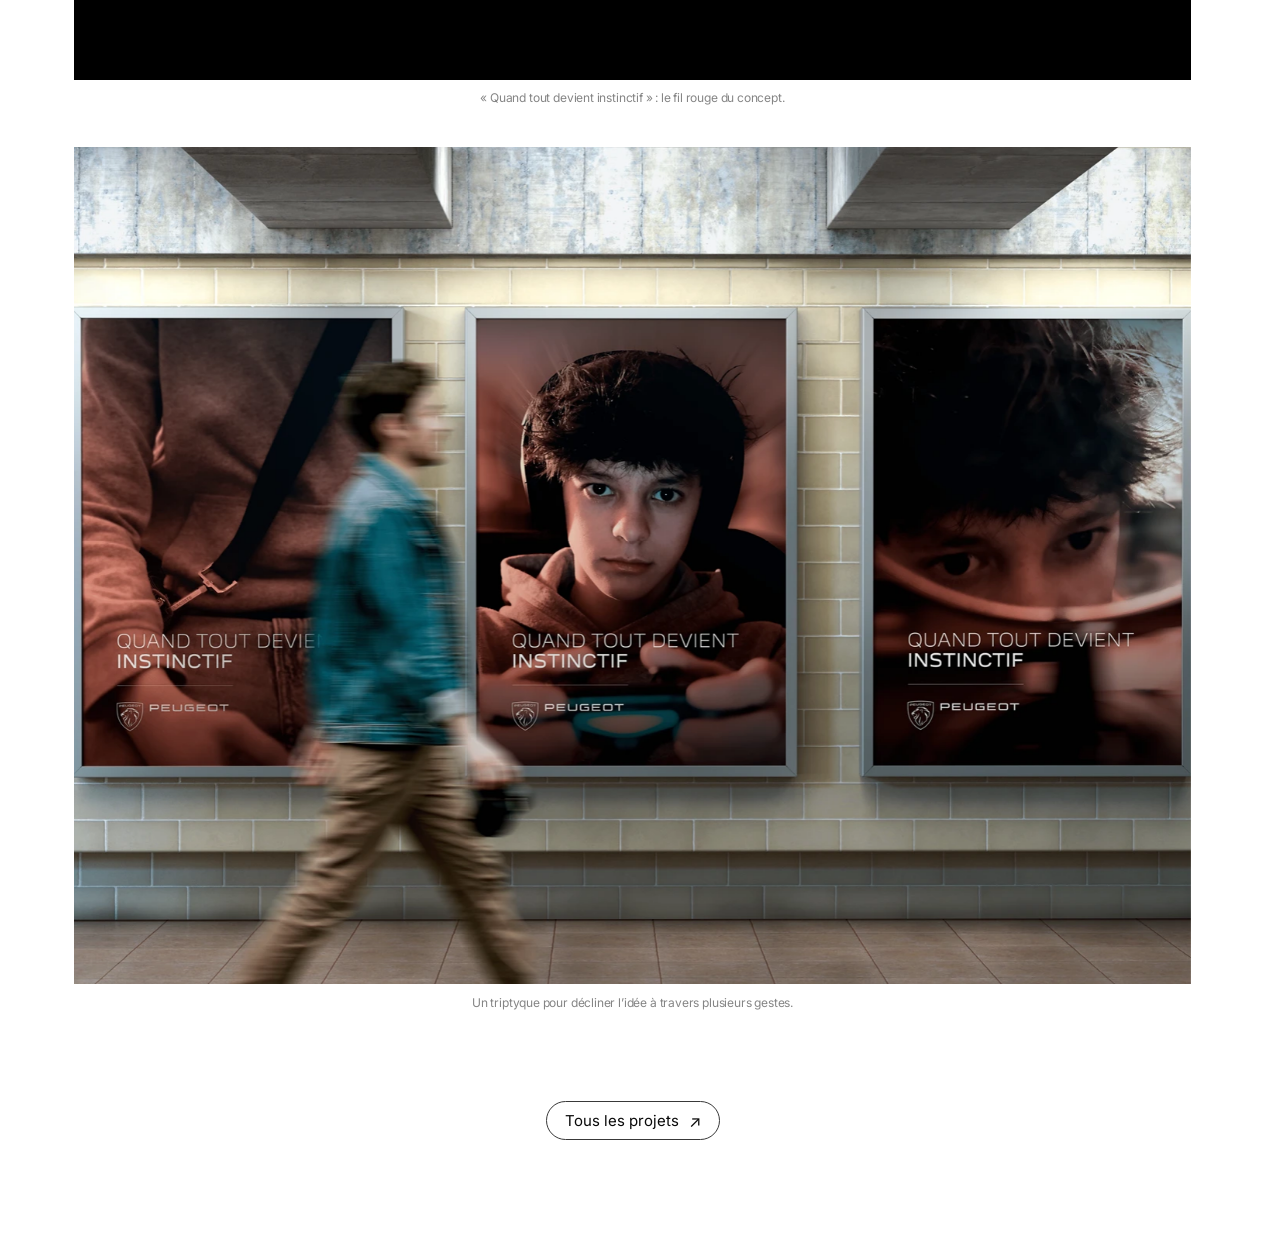
<file: peugeot-quand-tout-devient-instinctif.html>
<!DOCTYPE html>
<html lang="fr">
<head>
<meta charset="utf-8"/>
<meta content="width=device-width, initial-scale=1" name="viewport"/>
<meta content="#090909" name="theme-color"/>
<meta content="Peugeot — Quand tout devient instinctif : direction artistique, campagne, print, affichage et vidéo." name="description"/>
<title>Quand tout devient Instinctif — Mattéo Frappier</title>
  <link rel="icon" type="image/png" sizes="512x512" href="favicon.png">
  <link rel="preload" href="assets/fonts/Advercase-Font-Regular.otf" as="font" type="font/otf" crossorigin>
<link href="https://fonts.googleapis.com" rel="preconnect"/>
<link crossorigin href="https://fonts.gstatic.com" rel="preconnect"/>
<link href="https://fonts.googleapis.com/css2?family=Inter:wght@300;400;500;600;700&amp;display=block" rel="stylesheet"/>
<link href="styles.css" rel="stylesheet"/>
<script defer src="script.js"></script>
</head>
<body class="project-page">
<a class="skip-link" href="#project-overview">Aller à la description du projet</a>
<main>
<section aria-labelledby="project-title" class="project-cover">
<header class="site-header"><nav aria-label="Navigation principale" class="main-nav"><a href="index.html#home">Home</a><a aria-current="page" href="index.html#work">Work</a><a href="about.html">About</a></nav></header>
<img alt="Mockup Peugeot en affichage intérieur, utilisé comme couverture du projet" class="project-cover-image" loading="eager" src="assets/images/peugeot/peugeot-cover.webp"/>
<div aria-hidden="true" class="project-cover-shade"></div>
<div class="project-cover-content"><h1 id="project-title">Quand tout devient Instinctif</h1><p class="project-cover-domains">Direction artistique · Branding · Campagne · Print · Digital · Vidéo · Shooting</p></div>
</section>
<section aria-label="Présentation du projet Quand tout devient instinctif" class="project-overview" id="project-overview">
<div class="project-client-block project-client-block--peugeot"><img alt="Logo Peugeot" class="project-client-logo project-client-logo--peugeot" loading="lazy" src="assets/images/logos/peugeot-logo.png"/><p class="project-client"><strong>Client</strong><span class="project-client-name">Peugeot</span></p></div>
<div class="project-overview-body">
<p>Imaginée pour Peugeot, cette campagne repose sur une idée simple : faire émerger la marque sans jamais montrer la voiture. À travers une série de gestes et de perceptions du quotidien, chaque visuel détourne un objet ou une situation pour évoquer subtilement un élément de conduite.</p>
<p>Le projet se développe comme un ensemble cohérent de visuels de campagne, d’un film et de déclinaisons print. Chaque pièce joue sur la reconnaissance instinctive et sur la force de l’association visuelle, afin d’installer une présence de marque immédiate, intrigante et mémorable.</p>
</div>
</section>
<section aria-label="Galerie des réalisations Quand tout devient instinctif" class="project-gallery project-gallery--nikon-v26 project-gallery--peugeot-v40">
<div class="nikon-gallery peugeot-gallery">
<div class="nikon-gallery__row peugeot-gallery__row--1">
<figure class="nikon-gallery__item"><div class="gallery-media nikon-gallery__media peugeot-gallery__media peugeot-gallery__media--kv"><img alt="Visuel de campagne Peugeot montrant un joueur face caméra" loading="lazy" src="assets/images/peugeot/peugeot-kv-01.webp"/></div><figcaption class="nikon-gallery__caption"><span class="nikon-gallery__caption-line">La concentration du joueur évoque celle du conducteur.</span></figcaption></figure>
<figure class="nikon-gallery__item"><div class="gallery-media nikon-gallery__media peugeot-gallery__media peugeot-gallery__media--kv"><img alt="Visuel de campagne Peugeot montrant un reflet dans un miroir" loading="lazy" src="assets/images/peugeot/peugeot-kv-02.webp"/></div><figcaption class="nikon-gallery__caption"><span class="nikon-gallery__caption-line">Un reflet détourne les codes du rétroviseur.</span></figcaption></figure>
<figure class="nikon-gallery__item"><div class="gallery-media nikon-gallery__media peugeot-gallery__media peugeot-gallery__media--kv"><img alt="Visuel de campagne Peugeot centré sur une sangle de sac" loading="lazy" src="assets/images/peugeot/peugeot-kv-03.webp"/></div><figcaption class="nikon-gallery__caption"><span class="nikon-gallery__caption-line">La bandoulière rappelle le geste de la ceinture.</span></figcaption></figure>
<figure class="nikon-gallery__item"><div class="gallery-media nikon-gallery__media peugeot-gallery__media peugeot-gallery__media--kv"><img alt="Visuel de campagne Peugeot montrant un joueur en contre-plongée" loading="lazy" src="assets/images/peugeot/peugeot-kv-04.webp"/></div><figcaption class="nikon-gallery__caption"><span class="nikon-gallery__caption-line">Une manette transpose les réflexes de conduite.</span></figcaption></figure>
</div>
<div class="nikon-gallery__row peugeot-gallery__row--2">
<figure class="nikon-gallery__item"><a aria-label="Voir le film de campagne Peugeot sur YouTube (nouvel onglet)" class="project-video-thumb peugeot-video-thumb" href="https://youtu.be/_3YobfEGc1U" rel="noopener noreferrer" target="_blank"><img alt="Aperçu du film de campagne Peugeot sur YouTube" loading="lazy" src="assets/images/peugeot/peugeot-video-thumb.webp"/></a><figcaption class="nikon-gallery__caption"><span class="nikon-gallery__caption-line">Un film reliant réflexes quotidiens et sensations de conduite. <a href="https://youtu.be/_3YobfEGc1U" target="_blank" rel="noopener noreferrer">Voir sur YouTube ↗</a></span></figcaption></figure>
</div>
<div class="nikon-gallery__row peugeot-gallery__row--3">
<figure class="nikon-gallery__item"><div class="gallery-media nikon-gallery__media peugeot-gallery__media peugeot-gallery__media--mockup"><img alt="Mockup d’affichage urbain Peugeot en abribus" loading="lazy" src="assets/images/peugeot/peugeot-mockup-05.webp"/></div><figcaption class="nikon-gallery__caption"><span class="nikon-gallery__caption-line">En abribus, un regard suffit à intriguer le passant.</span></figcaption></figure>
<figure class="nikon-gallery__item"><div class="gallery-media nikon-gallery__media peugeot-gallery__media peugeot-gallery__media--mockup"><img alt="Mockup Peugeot en affichage grand format dans une station" loading="lazy" src="assets/images/peugeot/peugeot-mockup-02.webp"/></div><figcaption class="nikon-gallery__caption"><span class="nikon-gallery__caption-line">Une déclinaison grand format pensée pour l’espace public.</span></figcaption></figure>
</div>
<div class="nikon-gallery__row peugeot-gallery__row--4">
<figure class="nikon-gallery__item"><div class="gallery-media nikon-gallery__media peugeot-gallery__media peugeot-gallery__media--slogan"><img alt="Signature de campagne Peugeot : Quand tout devient instinctif" loading="lazy" src="assets/images/peugeot/peugeot-slogan.png"/></div><figcaption class="nikon-gallery__caption"><span class="nikon-gallery__caption-line">« Quand tout devient instinctif » : le fil rouge du concept.</span></figcaption></figure>
</div>
<div class="nikon-gallery__row peugeot-gallery__row--6">
<figure class="nikon-gallery__item"><div class="gallery-media nikon-gallery__media peugeot-gallery__media peugeot-gallery__media--mockup"><img alt="Mockup Peugeot présentant trois affiches de la campagne" loading="lazy" src="assets/images/peugeot/peugeot-mockup-03.webp"/></div><figcaption class="nikon-gallery__caption"><span class="nikon-gallery__caption-line">Un triptyque pour décliner l’idée à travers plusieurs gestes.</span></figcaption></figure>
</div>
</div>
</section>
<nav aria-label="Revenir à la sélection de projets" class="project-bottom-nav"><a class="all-projects" href="index.html#work">Tous les projets <span aria-hidden="true">↗</span></a></nav>
</main>
</body>
</html>
</file>
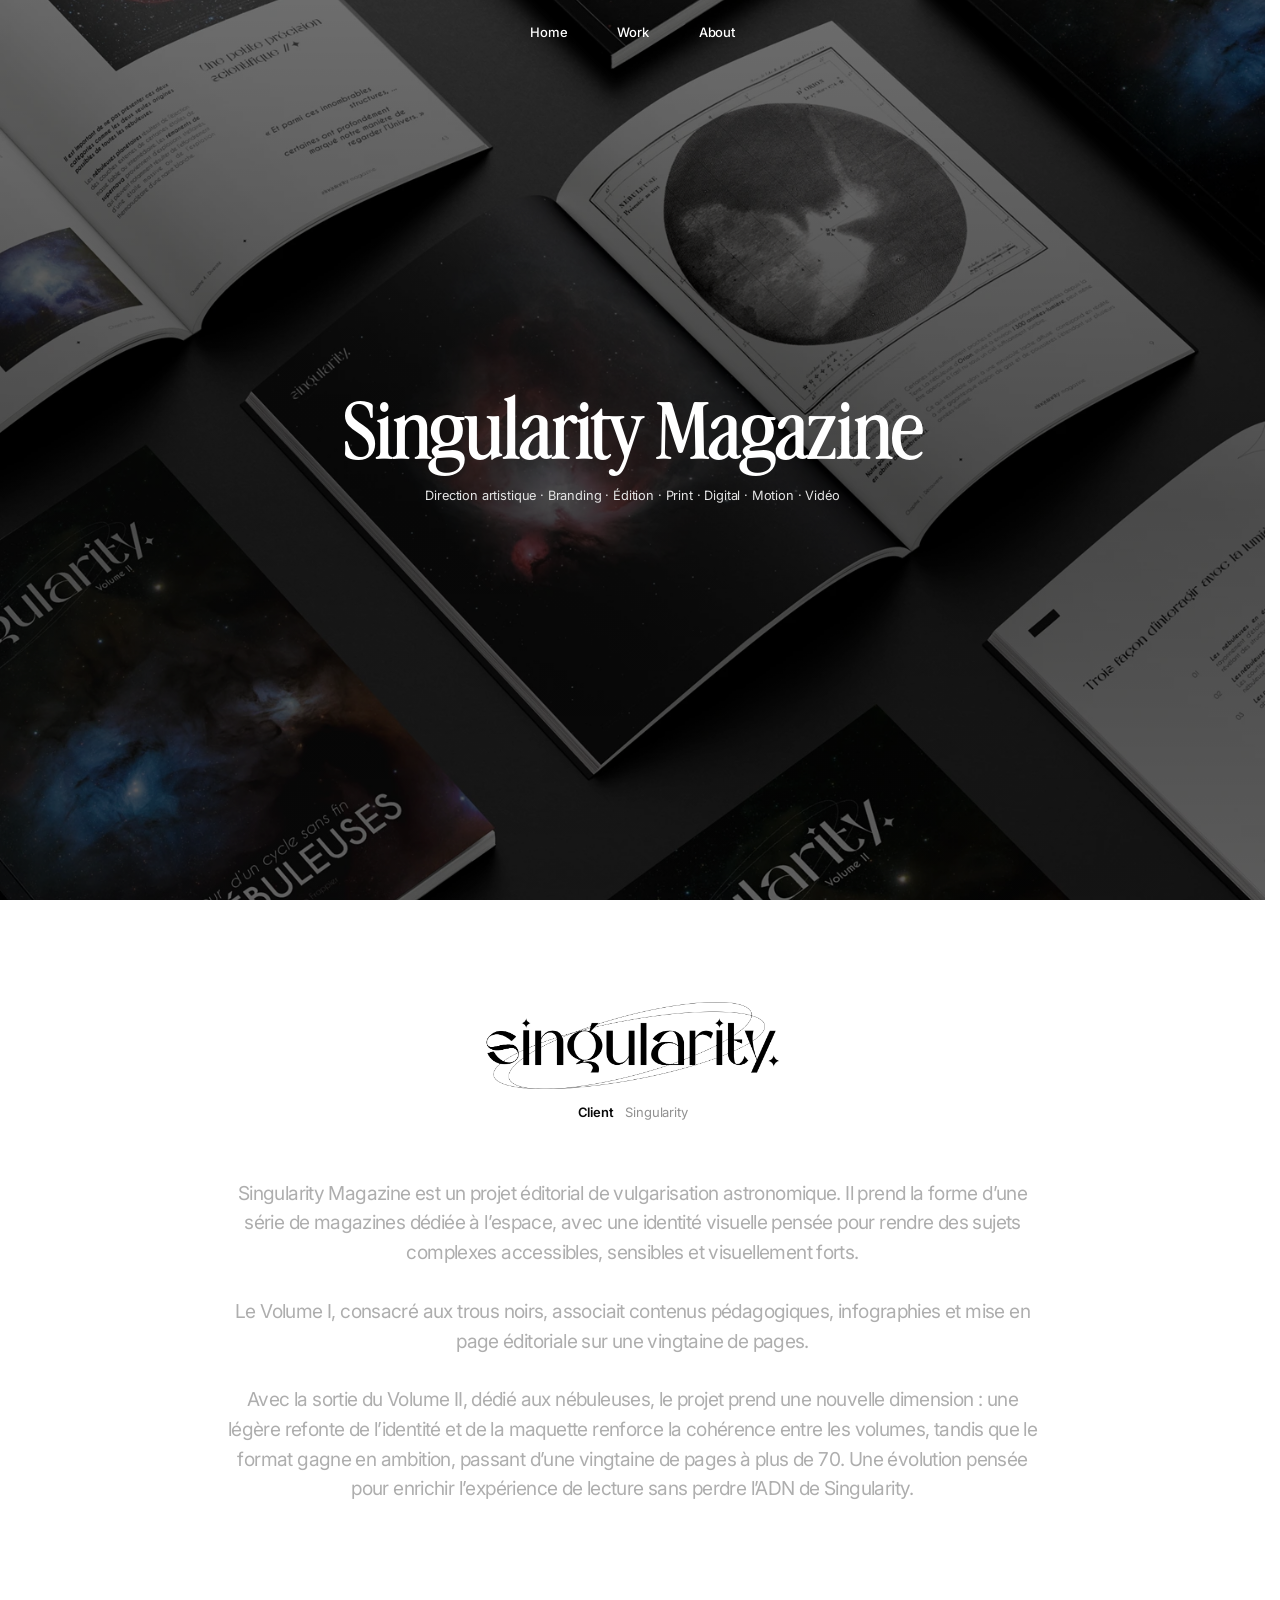
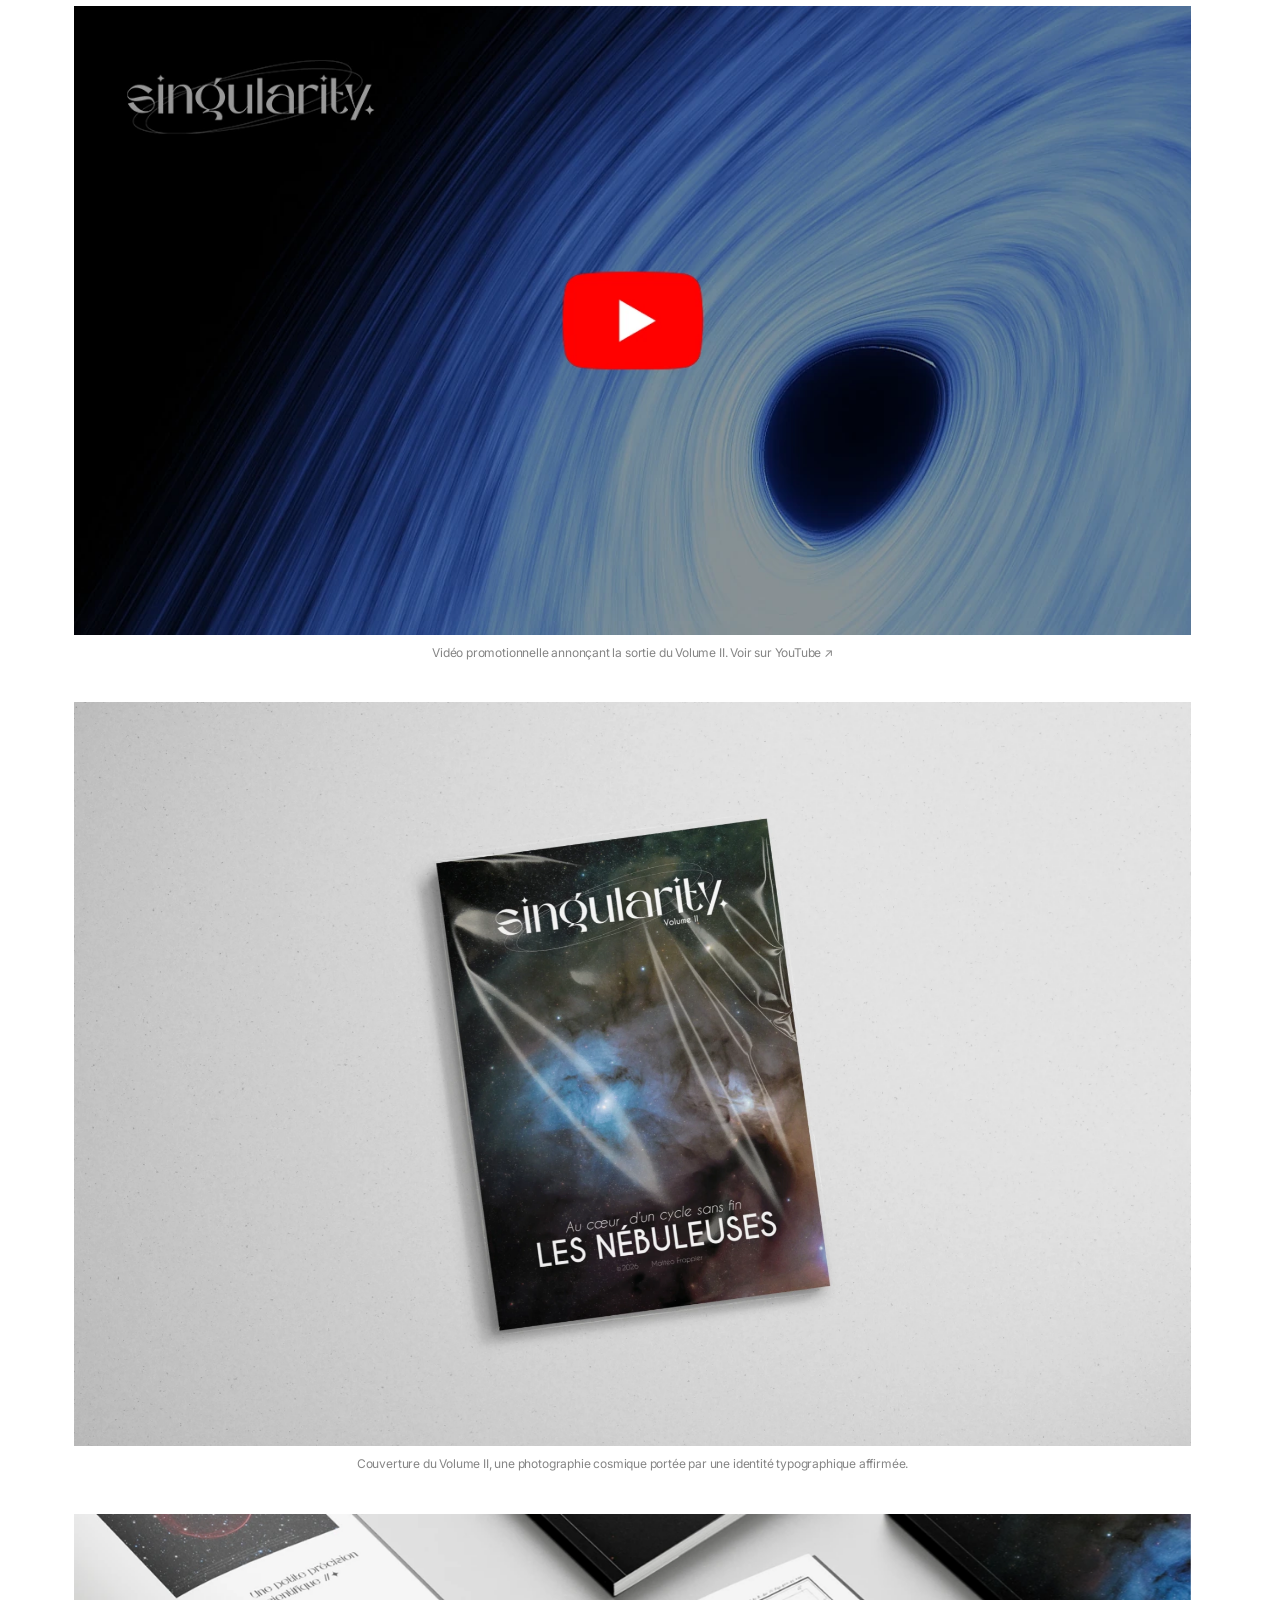
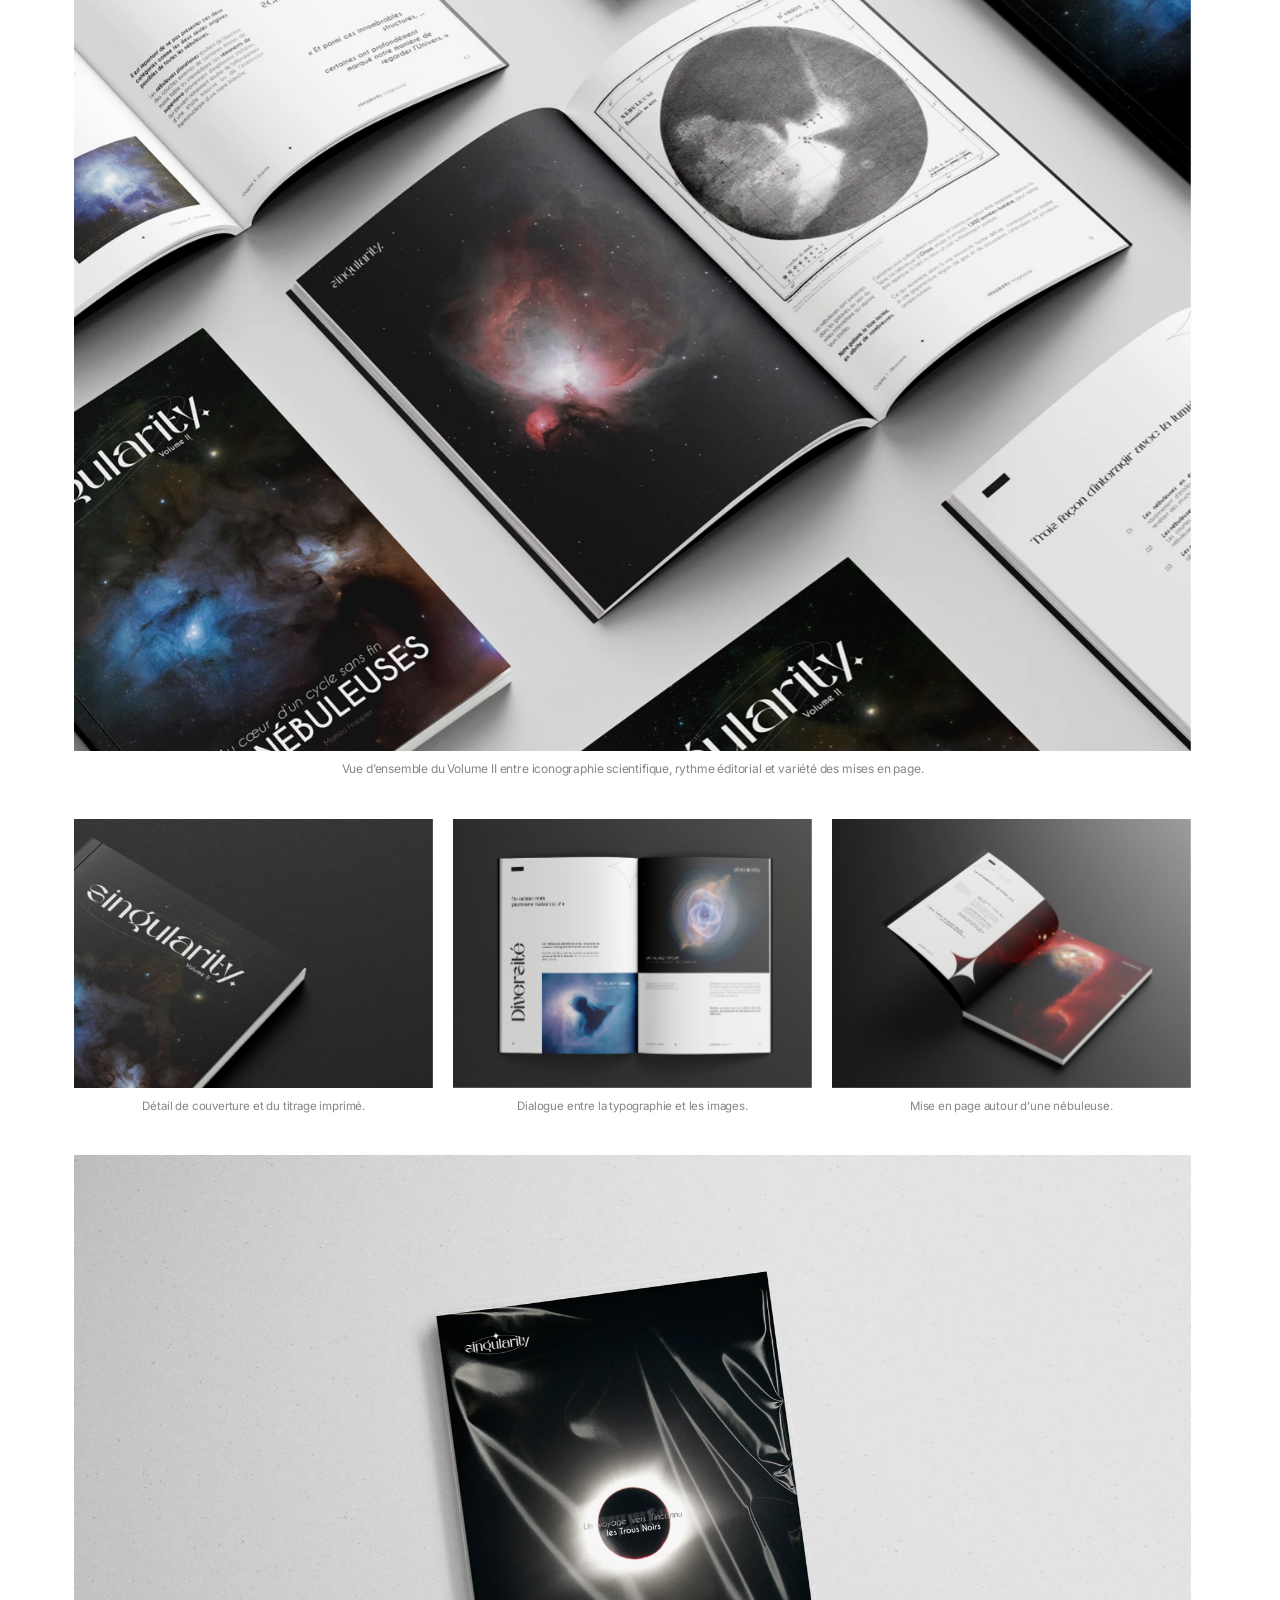
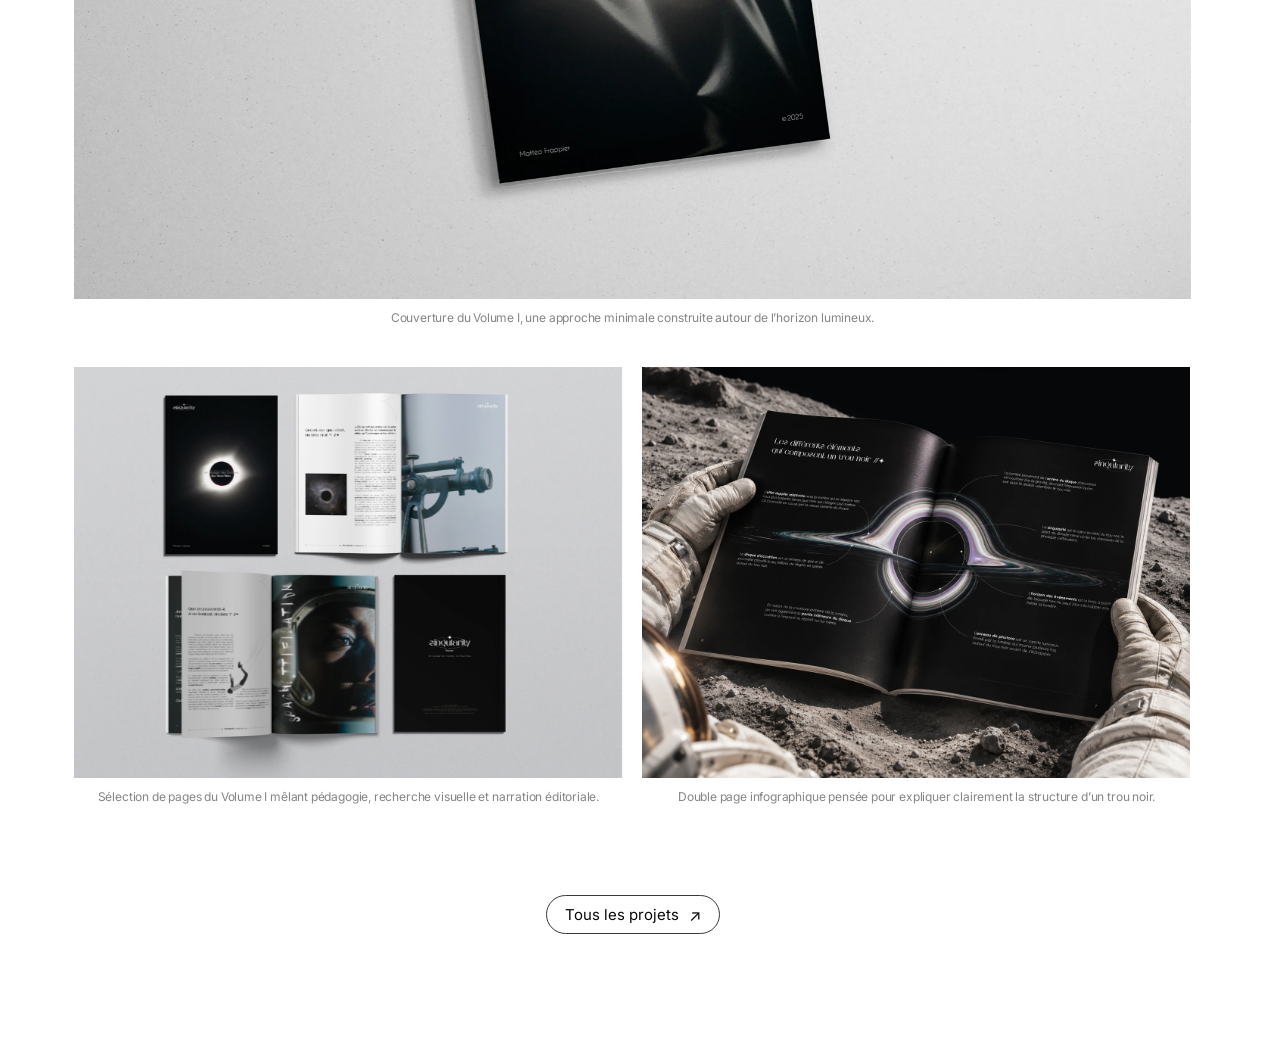
<file: singularity-magazine.html>
<!doctype html>
<html lang="fr">
<head>
  <meta charset="utf-8">
  <meta name="viewport" content="width=device-width, initial-scale=1">
  <meta name="theme-color" content="#090909">
  <meta name="description" content="Singularity Magazine : direction artistique, branding, édition et print.">
  <title>Singularity Magazine — Mattéo Frappier</title>
  <link rel="icon" type="image/png" sizes="512x512" href="favicon.png">
  <link rel="preload" href="assets/fonts/Advercase-Font-Regular.otf" as="font" type="font/otf" crossorigin>
  <link rel="preconnect" href="https://fonts.googleapis.com">
  <link rel="preconnect" href="https://fonts.gstatic.com" crossorigin>
  <link href="https://fonts.googleapis.com/css2?family=Inter:wght@300;400;500;600;700&display=block" rel="stylesheet">
  <link rel="stylesheet" href="styles.css">
  <script src="script.js" defer></script>
</head>
<body class="project-page">
  <a class="skip-link" href="#project-overview">Aller à la description du projet</a>
  <main>
    <section class="project-cover project-cover--singularity" aria-labelledby="project-title">
      <header class="site-header">
        <nav class="main-nav" aria-label="Navigation principale">
          <a href="index.html#home">Home</a>
          <a href="index.html#work" aria-current="page">Work</a>
          <a href="about.html">About</a>
        </nav>
      </header>
      <img alt="Couverture du projet Singularity Magazine" class="project-cover-image" loading="eager" src="assets/images/singularity/singularity-black-mockup-8.webp"/>
      <div class="project-cover-shade" aria-hidden="true"></div>
      <div class="project-cover-content">
        <h1 id="project-title">Singularity Magazine</h1>
        <p class="project-cover-domains">Direction artistique · Branding · Édition · Print · Digital · Motion · Vidéo</p>
      </div>
    </section>

    <section class="project-overview" id="project-overview" aria-label="Présentation du projet Singularity Magazine">
      <div class="project-client-block project-client-block--singularity"><img alt="Logo Singularity" class="project-client-logo project-client-logo--singularity" loading="lazy" src="assets/images/logos/singularity-logo.png"/><p class="project-client"><strong>Client</strong><span class="project-client-name">Singularity</span></p></div>
      <div class="project-overview-body">
        <p>Singularity Magazine est un projet éditorial de vulgarisation astronomique. Il prend la forme d’une série de magazines dédiée à l’espace, avec une identité visuelle pensée pour rendre des sujets complexes accessibles, sensibles et visuellement forts.</p>
        <p>Le Volume I, consacré aux trous noirs, associait contenus pédagogiques, infographies et mise en page éditoriale sur une vingtaine de pages.</p>
        <p>Avec la sortie du Volume II, dédié aux nébuleuses, le projet prend une nouvelle dimension : une légère refonte de l’identité et de la maquette renforce la cohérence entre les volumes, tandis que le format gagne en ambition, passant d’une vingtaine de pages à plus de 70. Une évolution pensée pour enrichir l’expérience de lecture sans perdre l’ADN de Singularity.</p>
      </div>
    </section>

    <section class="project-gallery project-gallery--nikon-v26 project-gallery--singularity-v45" aria-label="Galerie des réalisations Singularity Magazine">
      <div class="nikon-gallery singularity-gallery">
        <div class="nikon-gallery__row singularity-gallery__row--video">
          <figure class="nikon-gallery__item">
            <a aria-label="Voir la vidéo Singularity sur YouTube (nouvel onglet)" class="project-video-thumb" href="https://youtu.be/9O8zqT1En4U" rel="noopener noreferrer" target="_blank"><img alt="Aperçu de la vidéo Singularity sur YouTube" loading="lazy" src="assets/images/singularity/singularity-video-thumb-promo.webp"/></a>
            <figcaption class="nikon-gallery__caption"><span class="nikon-gallery__caption-line">Vidéo promotionnelle annonçant la sortie du Volume II. <a href="https://youtu.be/9O8zqT1En4U" target="_blank" rel="noopener noreferrer">Voir sur YouTube ↗</a></span></figcaption>
          </figure>
        </div>
        <div class="nikon-gallery__row singularity-gallery__row--1">
          <figure class="nikon-gallery__item">
            <div class="gallery-media nikon-gallery__media singularity-gallery__media singularity-gallery__media--natural"><img alt="Couverture imprimée du Volume II : « Les Nébuleuses »." loading="lazy" src="assets/images/singularity/singularity-volume2-cover.webp"/></div>
            <figcaption class="nikon-gallery__caption"><span class="nikon-gallery__caption-line">Couverture du Volume II, une photographie cosmique portée par une identité typographique affirmée.</span></figcaption>
          </figure>
        </div>
        <div class="nikon-gallery__row singularity-gallery__row--2">
          <figure class="nikon-gallery__item">
            <div class="gallery-media nikon-gallery__media singularity-gallery__media singularity-gallery__media--natural"><img alt="Composition avec plusieurs exemplaires du Volume II ouverts et fermés." loading="lazy" src="assets/images/singularity/singularity-volume2-spreads-multi.webp"/></div>
            <figcaption class="nikon-gallery__caption"><span class="nikon-gallery__caption-line">Vue d’ensemble du Volume II entre iconographie scientifique, rythme éditorial et variété des mises en page.</span></figcaption>
          </figure>
        </div>
        <div class="nikon-gallery__row singularity-gallery__row--3">
          <figure class="nikon-gallery__item">
            <div class="gallery-media nikon-gallery__media singularity-gallery__media singularity-gallery__media--trio"><img alt="Détail de la couverture imprimée du Volume II." loading="lazy" src="assets/images/singularity/singularity-cover-hero.webp"/></div>
            <figcaption class="nikon-gallery__caption"><span class="nikon-gallery__caption-line">Détail de couverture et du titrage imprimé.</span></figcaption>
          </figure>
          <figure class="nikon-gallery__item">
            <div class="gallery-media nikon-gallery__media singularity-gallery__media singularity-gallery__media--trio"><img alt="Double page du Volume II consacrée aux nébuleuses." loading="lazy" src="assets/images/singularity/singularity-volume2-mockup6-spread.webp"/></div>
            <figcaption class="nikon-gallery__caption"><span class="nikon-gallery__caption-line">Dialogue entre la typographie et les images.</span></figcaption>
          </figure>
          <figure class="nikon-gallery__item">
            <div class="gallery-media nikon-gallery__media singularity-gallery__media singularity-gallery__media--trio"><img alt="Exemplaire ouvert du Volume II de Singularity." loading="lazy" src="assets/images/singularity/singularity-volume2-mockup3-open.webp"/></div>
            <figcaption class="nikon-gallery__caption"><span class="nikon-gallery__caption-line">Mise en page autour d’une nébuleuse.</span></figcaption>
          </figure>
        </div>
        <div class="nikon-gallery__row singularity-gallery__row--4">
          <figure class="nikon-gallery__item">
            <div class="gallery-media nikon-gallery__media singularity-gallery__media singularity-gallery__media--natural"><img alt="Couverture du Volume I consacrée aux trous noirs." loading="lazy" src="assets/images/singularity/singularity-volume1-cover.webp"/></div>
            <figcaption class="nikon-gallery__caption"><span class="nikon-gallery__caption-line">Couverture du Volume I, une approche minimale construite autour de l’horizon lumineux.</span></figcaption>
          </figure>
        </div>
        <div class="nikon-gallery__row singularity-gallery__row--5">
          <figure class="nikon-gallery__item">
            <div class="gallery-media nikon-gallery__media singularity-gallery__media singularity-gallery__media--pair"><img alt="Sélection de pages du Volume I avec plusieurs doubles pages." loading="lazy" src="assets/images/singularity/singularity-volume1-spreads.webp"/></div>
            <figcaption class="nikon-gallery__caption"><span class="nikon-gallery__caption-line">Sélection de pages du Volume I mêlant pédagogie, recherche visuelle et narration éditoriale.</span></figcaption>
          </figure>
          <figure class="nikon-gallery__item">
            <div class="gallery-media nikon-gallery__media singularity-gallery__media singularity-gallery__media--pair"><img alt="Magazine ouvert sur une infographie de trou noir entre les mains d’un astronaute." loading="lazy" src="assets/images/singularity/singularity-astronaut-spread.webp"/></div>
            <figcaption class="nikon-gallery__caption"><span class="nikon-gallery__caption-line">Double page infographique pensée pour expliquer clairement la structure d’un trou noir.</span></figcaption>
          </figure>
        </div>
      </div>
    </section>
    <nav class="project-bottom-nav" aria-label="Revenir à la sélection de projets">
      <a class="all-projects" href="index.html#work">Tous les projets <span aria-hidden="true">↗</span></a>
    </nav>
  </main>
</body>
</html>
</file>
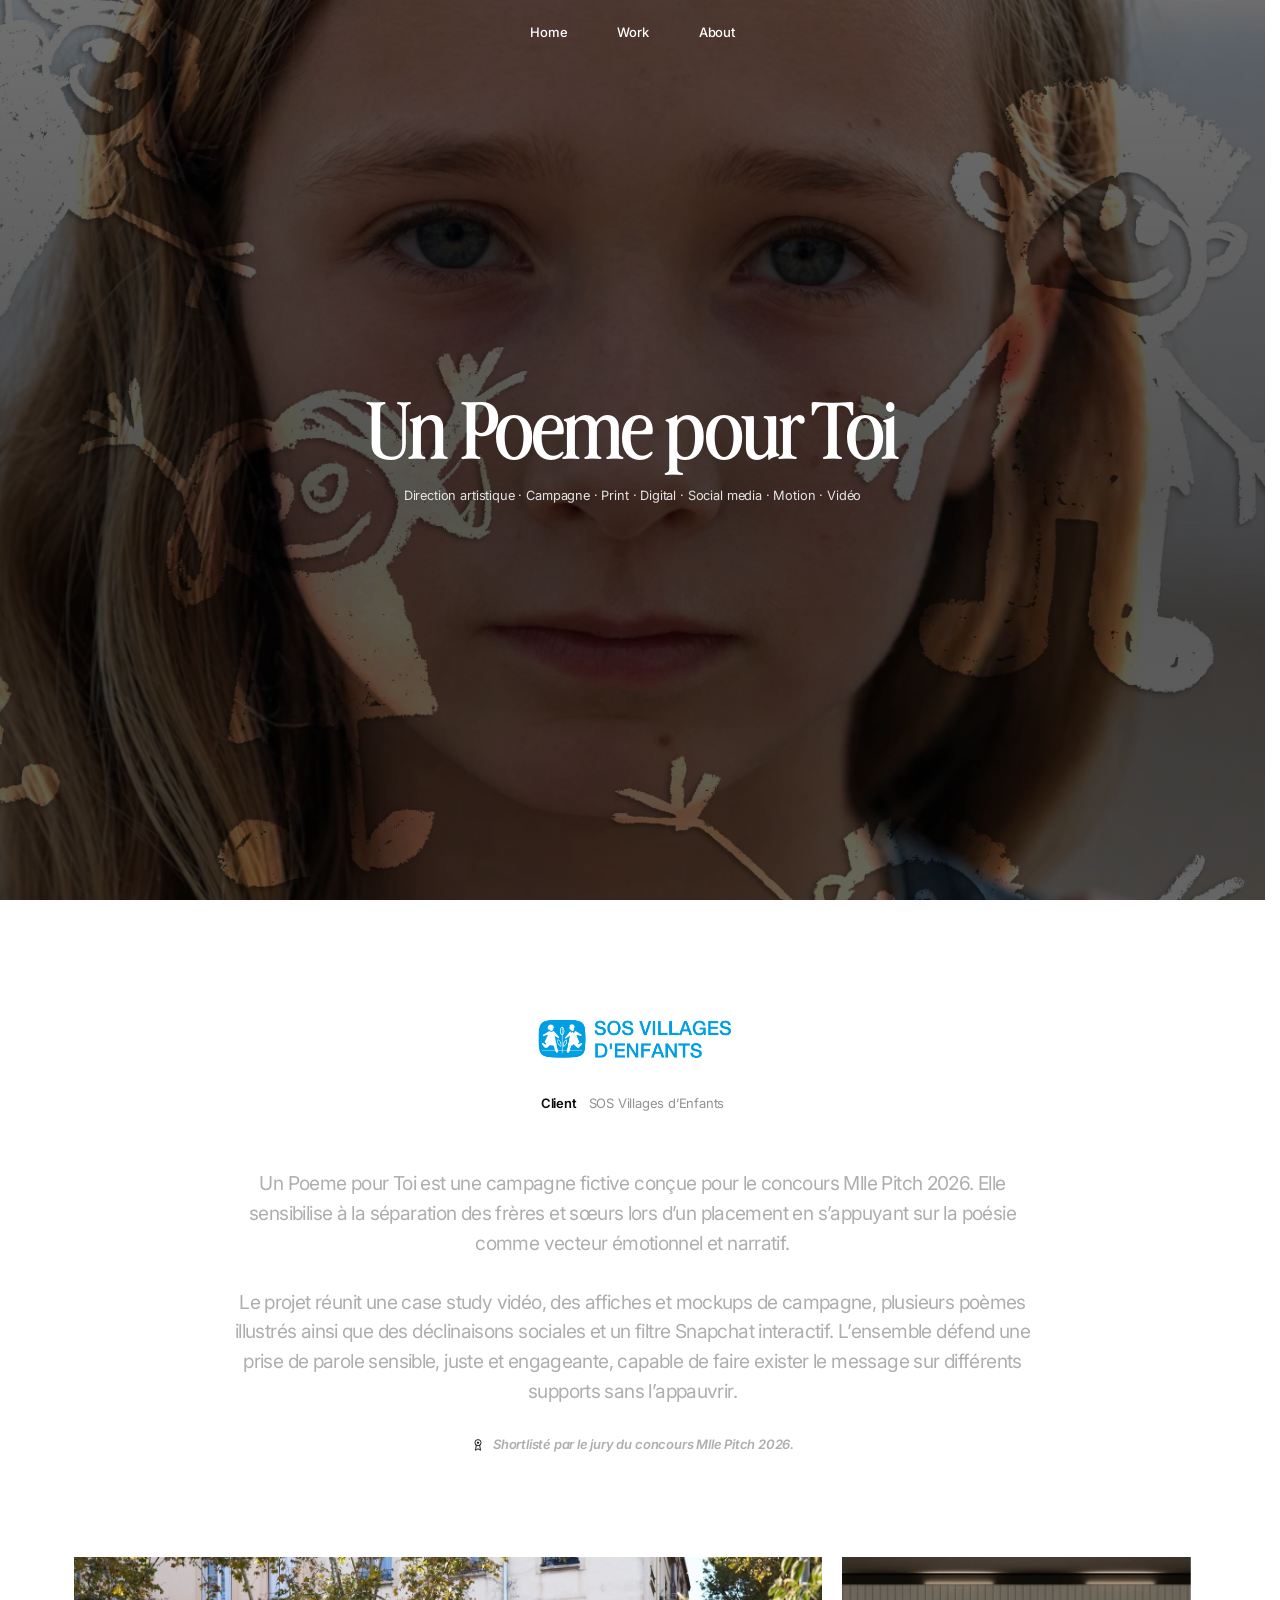
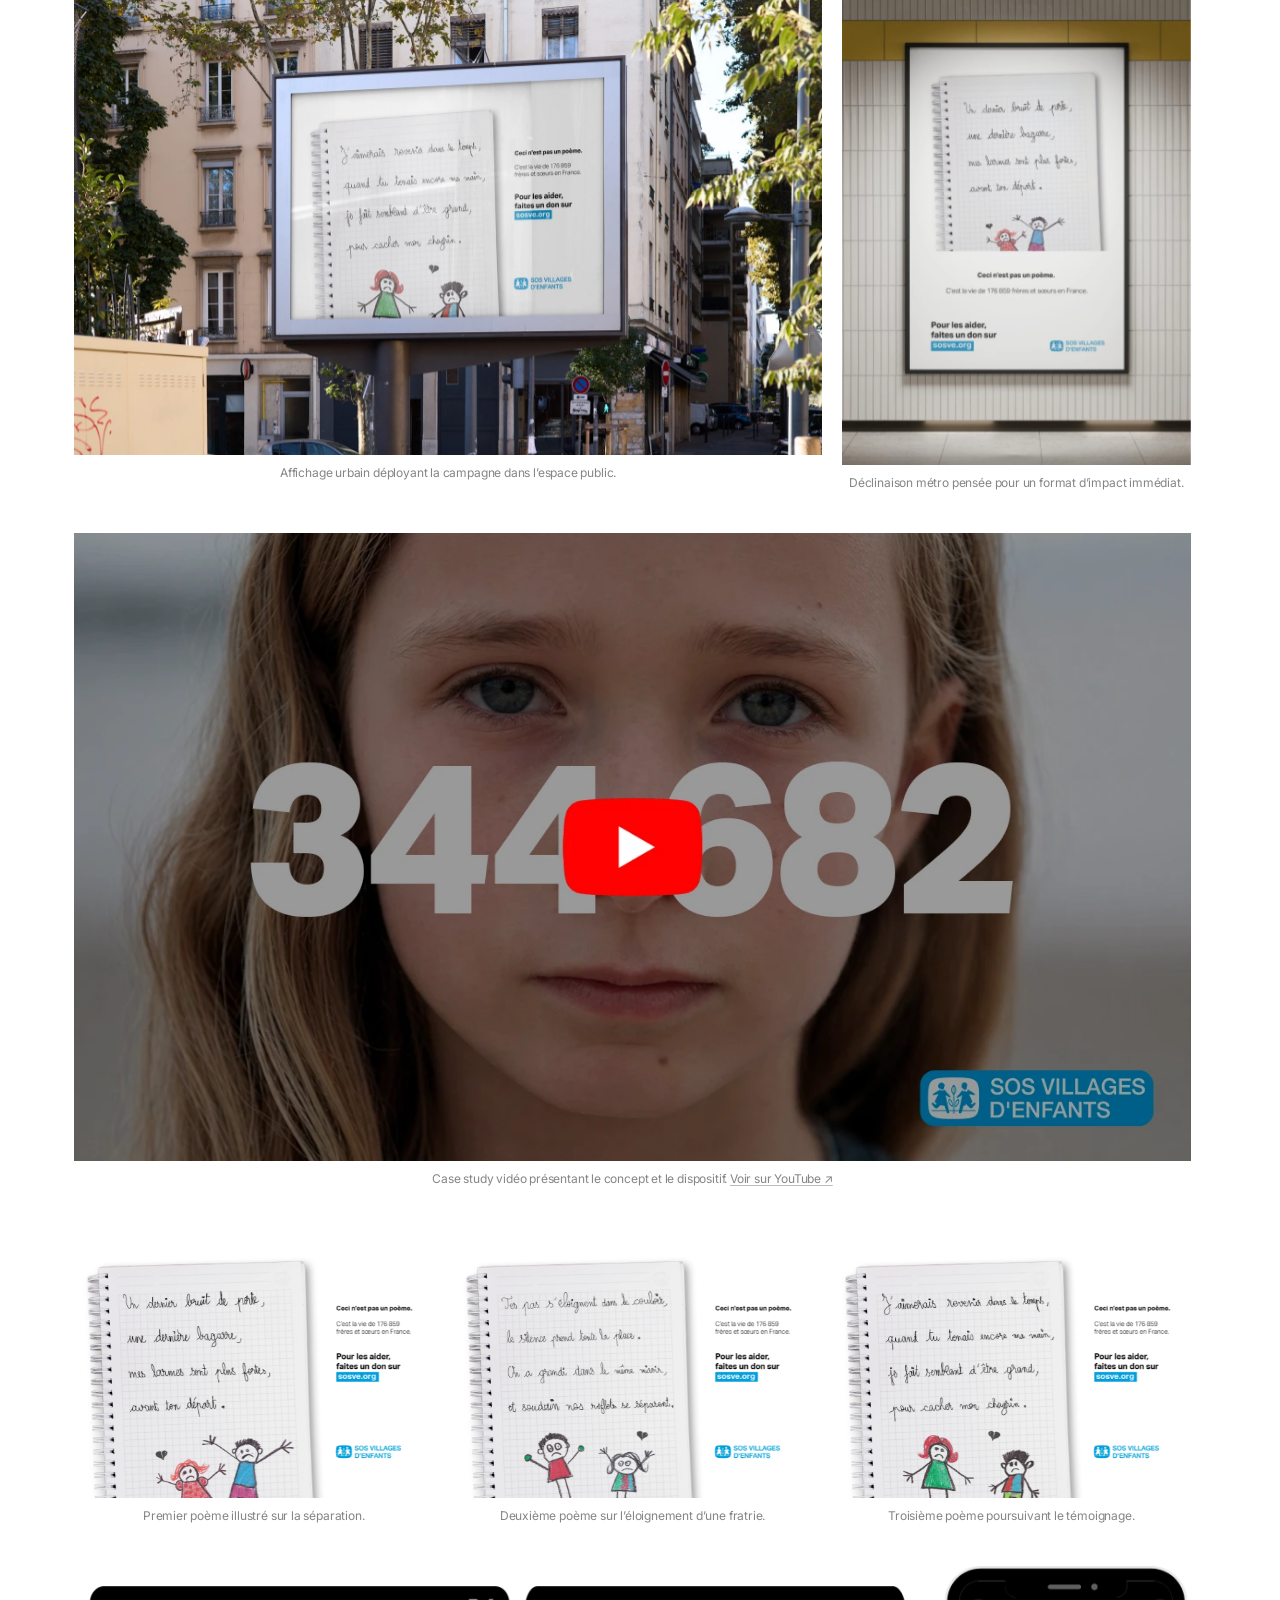
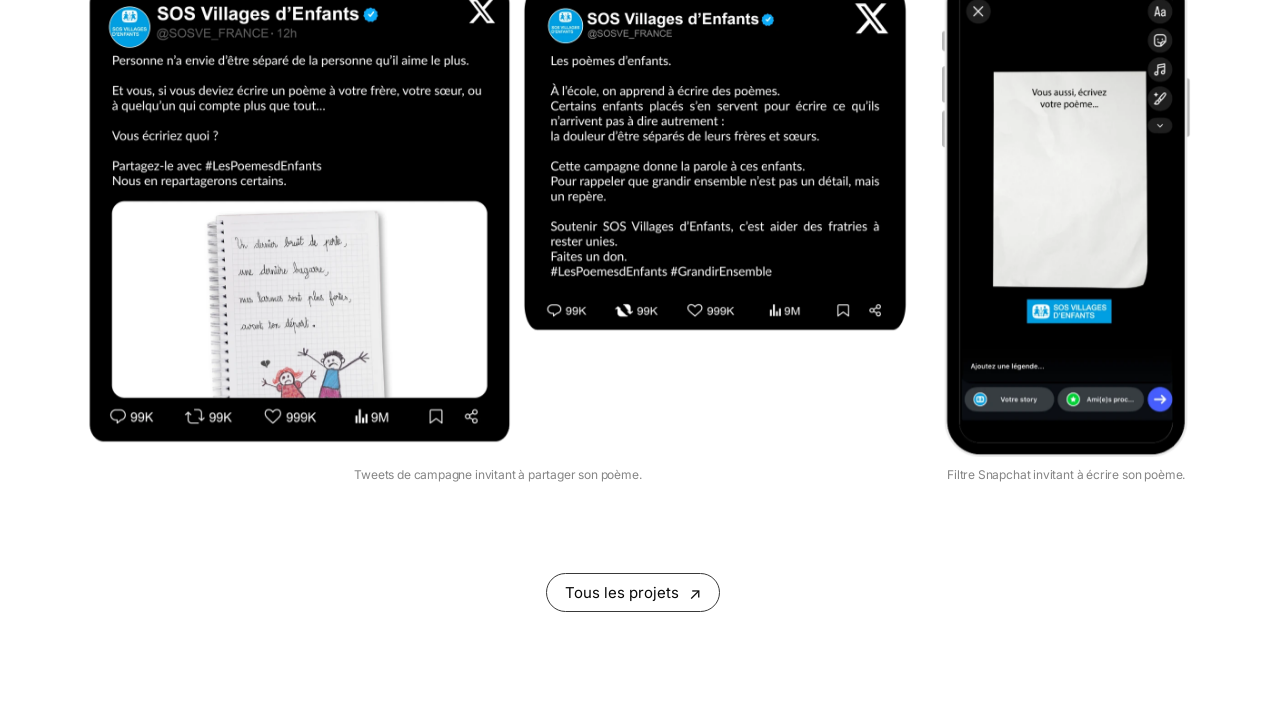
<file: sos-poem-for-you.html>
<!DOCTYPE html>
<html lang="fr">
<head>
<meta charset="utf-8"/>
<meta content="width=device-width, initial-scale=1" name="viewport"/>
<meta content="#090909" name="theme-color"/>
<meta content="SOS Villages d’Enfants — Un Poeme pour Toi : direction artistique, campagne, print, digital, motion et vidéo." name="description"/>
<title>Un Poème pour Toi — Mattéo Frappier</title>
  <link rel="icon" type="image/png" sizes="512x512" href="favicon.png">
  <link rel="preload" href="assets/fonts/Advercase-Font-Regular.otf" as="font" type="font/otf" crossorigin>
<link href="https://fonts.googleapis.com" rel="preconnect"/>
<link crossorigin="" href="https://fonts.gstatic.com" rel="preconnect"/>
<link href="https://fonts.googleapis.com/css2?family=Inter:wght@300;400;500;600;700&amp;display=block" rel="stylesheet"/>
<link href="styles.css" rel="stylesheet"/>
<script defer="" src="script.js"></script>
</head>
<body class="project-page">
<a class="skip-link" href="#project-overview">Aller à la description du projet</a>
<main>
<section aria-labelledby="project-title" class="project-cover project-cover--sos">
<header class="site-header">
<nav aria-label="Navigation principale" class="main-nav">
<a href="index.html#home">Home</a>
<a aria-current="page" href="index.html#work">Work</a>
<a href="about.html">About</a>
</nav>
</header>
<img alt="Portrait d’enfant entouré de dessins poétiques, utilisé comme couverture du projet SOS Villages d’Enfants" class="project-cover-image" loading="eager" src="assets/images/sos/sos-cover.webp"/>
<div aria-hidden="true" class="project-cover-shade"></div>
<div class="project-cover-content">
<h1 id="project-title">Un Poeme pour Toi</h1>
<p class="project-cover-domains">Direction artistique · Campagne · Print · Digital · Social media · Motion · Vidéo</p>
</div>
</section>
<section aria-label="Présentation du projet Un Poeme pour Toi" class="project-overview" id="project-overview">
<div class="project-client-block project-client-block--sos"><img alt="Logo SOS Villages d’Enfants" class="project-client-logo project-client-logo--sos" loading="lazy" src="assets/images/logos/sos-villages-enfants-logo.png"/><p class="project-client"><strong>Client</strong><span class="project-client-name">SOS Villages d’Enfants</span></p></div>
<div class="project-overview-body">
<p>Un Poeme pour Toi est une campagne fictive conçue pour le concours Mlle Pitch 2026. Elle sensibilise à la séparation des frères et sœurs lors d’un placement en s’appuyant sur la poésie comme vecteur émotionnel et narratif.</p>
<p>Le projet réunit une case study vidéo, des affiches et mockups de campagne, plusieurs poèmes illustrés ainsi que des déclinaisons sociales et un filtre Snapchat interactif. L’ensemble défend une prise de parole sensible, juste et engageante, capable de faire exister le message sur différents supports sans l’appauvrir.</p>
<p class="project-shortlist"><span aria-hidden="true" class="project-shortlist-icon"><svg fill="none" viewBox="0 0 24 24" xmlns="http://www.w3.org/2000/svg"><circle cx="12" cy="8" r="5.25" stroke="currentColor" stroke-width="1.6"></circle><path d="M9.1 12.25 7.7 21l4.3-2.5 4.3 2.5-1.4-8.75" stroke="currentColor" stroke-linecap="round" stroke-linejoin="round" stroke-width="1.6"></path><path d="m12 5.4.82 1.67 1.84.27-1.33 1.29.31 1.82L12 9.57l-1.64.88.31-1.82-1.33-1.29 1.84-.27L12 5.4Z" fill="currentColor"></path></svg></span><span><em>Shortlisté par le jury du concours Mlle Pitch 2026.</em></span></p>
</div>
</section>
<section aria-label="Galerie des réalisations Un Poeme pour Toi" class="project-gallery project-gallery--nikon-v26 project-gallery--sos-v42">
<div class="nikon-gallery sos-gallery">
<div class="nikon-gallery__row sos-gallery__row--1">
<figure class="nikon-gallery__item"><div class="gallery-media nikon-gallery__media sos-gallery__media sos-gallery__media--mockup"><img alt="Mockup SOS Villages d’Enfants sur panneau urbain" loading="lazy" src="assets/images/sos/sos-mockup-01.webp"/></div><figcaption class="nikon-gallery__caption"><span class="nikon-gallery__caption-line">Affichage urbain déployant la campagne dans l’espace public.</span></figcaption></figure>
<figure class="nikon-gallery__item"><div class="gallery-media nikon-gallery__media sos-gallery__media sos-gallery__media--mockup"><img alt="Mockup SOS Villages d’Enfants en affichage métro" loading="lazy" src="assets/images/sos/sos-mockup-02.webp"/></div><figcaption class="nikon-gallery__caption"><span class="nikon-gallery__caption-line">Déclinaison métro pensée pour un format d’impact immédiat.</span></figcaption></figure>
</div>
<div class="nikon-gallery__row sos-gallery__row--2">
<figure class="nikon-gallery__item"><a aria-label="Voir la case study Un Poeme pour Toi sur YouTube (nouvel onglet)" class="project-video-thumb" href="https://youtu.be/sP6C_Br7vw8" rel="noopener noreferrer" target="_blank"><img alt="Aperçu de la case study Un Poeme pour Toi sur YouTube" loading="lazy" src="assets/images/sos/sos-video-thumb-case-study.webp"/></a><figcaption class="nikon-gallery__caption"><span class="nikon-gallery__caption-line">Case study vidéo présentant le concept et le dispositif. <a href="https://youtu.be/sP6C_Br7vw8" target="_blank" rel="noopener noreferrer">Voir sur YouTube ↗</a></span></figcaption></figure>
</div>
<div class="nikon-gallery__row sos-gallery__row--3">
<figure class="nikon-gallery__item"><div class="gallery-media nikon-gallery__media sos-gallery__media sos-gallery__media--poem"><img alt="Poème illustré SOS Villages d’Enfants — dernier bruit de porte" loading="lazy" src="assets/images/sos/sos-poem-01.webp"/></div><figcaption class="nikon-gallery__caption"><span class="nikon-gallery__caption-line">Premier poème illustré sur la séparation.</span></figcaption></figure>
<figure class="nikon-gallery__item"><div class="gallery-media nikon-gallery__media sos-gallery__media sos-gallery__media--poem"><img alt="Poème illustré SOS Villages d’Enfants — tes pas s’éloignent" loading="lazy" src="assets/images/sos/sos-poem-02.webp"/></div><figcaption class="nikon-gallery__caption"><span class="nikon-gallery__caption-line">Deuxième poème sur l’éloignement d’une fratrie.</span></figcaption></figure>
<figure class="nikon-gallery__item"><div class="gallery-media nikon-gallery__media sos-gallery__media sos-gallery__media--poem"><img alt="Poème illustré SOS Villages d’Enfants — revenir dans le temps" loading="lazy" src="assets/images/sos/sos-poem-03.webp"/></div><figcaption class="nikon-gallery__caption"><span class="nikon-gallery__caption-line">Troisième poème poursuivant le témoignage.</span></figcaption></figure>
</div>
<div class="nikon-gallery__row sos-gallery__row--4">
<figure class="nikon-gallery__item"><div class="gallery-media nikon-gallery__media sos-gallery__media sos-gallery__media--social"><img alt="Tweets de campagne SOS Villages d’Enfants" loading="lazy" src="assets/images/sos/sos-tweet.webp"/></div><figcaption class="nikon-gallery__caption"><span class="nikon-gallery__caption-line">Tweets de campagne invitant à partager son poème.</span></figcaption></figure>
<figure class="nikon-gallery__item"><div class="gallery-media nikon-gallery__media sos-gallery__media sos-gallery__media--social"><img alt="Filtre Snapchat SOS Villages d’Enfants" loading="lazy" src="assets/images/sos/sos-filter-snapchat.webp"/></div><figcaption class="nikon-gallery__caption"><span class="nikon-gallery__caption-line">Filtre Snapchat invitant à écrire son poème.</span></figcaption></figure>
</div>
</div>
</section>
<nav aria-label="Revenir à la sélection de projets" class="project-bottom-nav">
<a class="all-projects" href="index.html#work">Tous les projets <span aria-hidden="true">↗</span></a>
</nav>
</main>
</body>
</html>
</file>
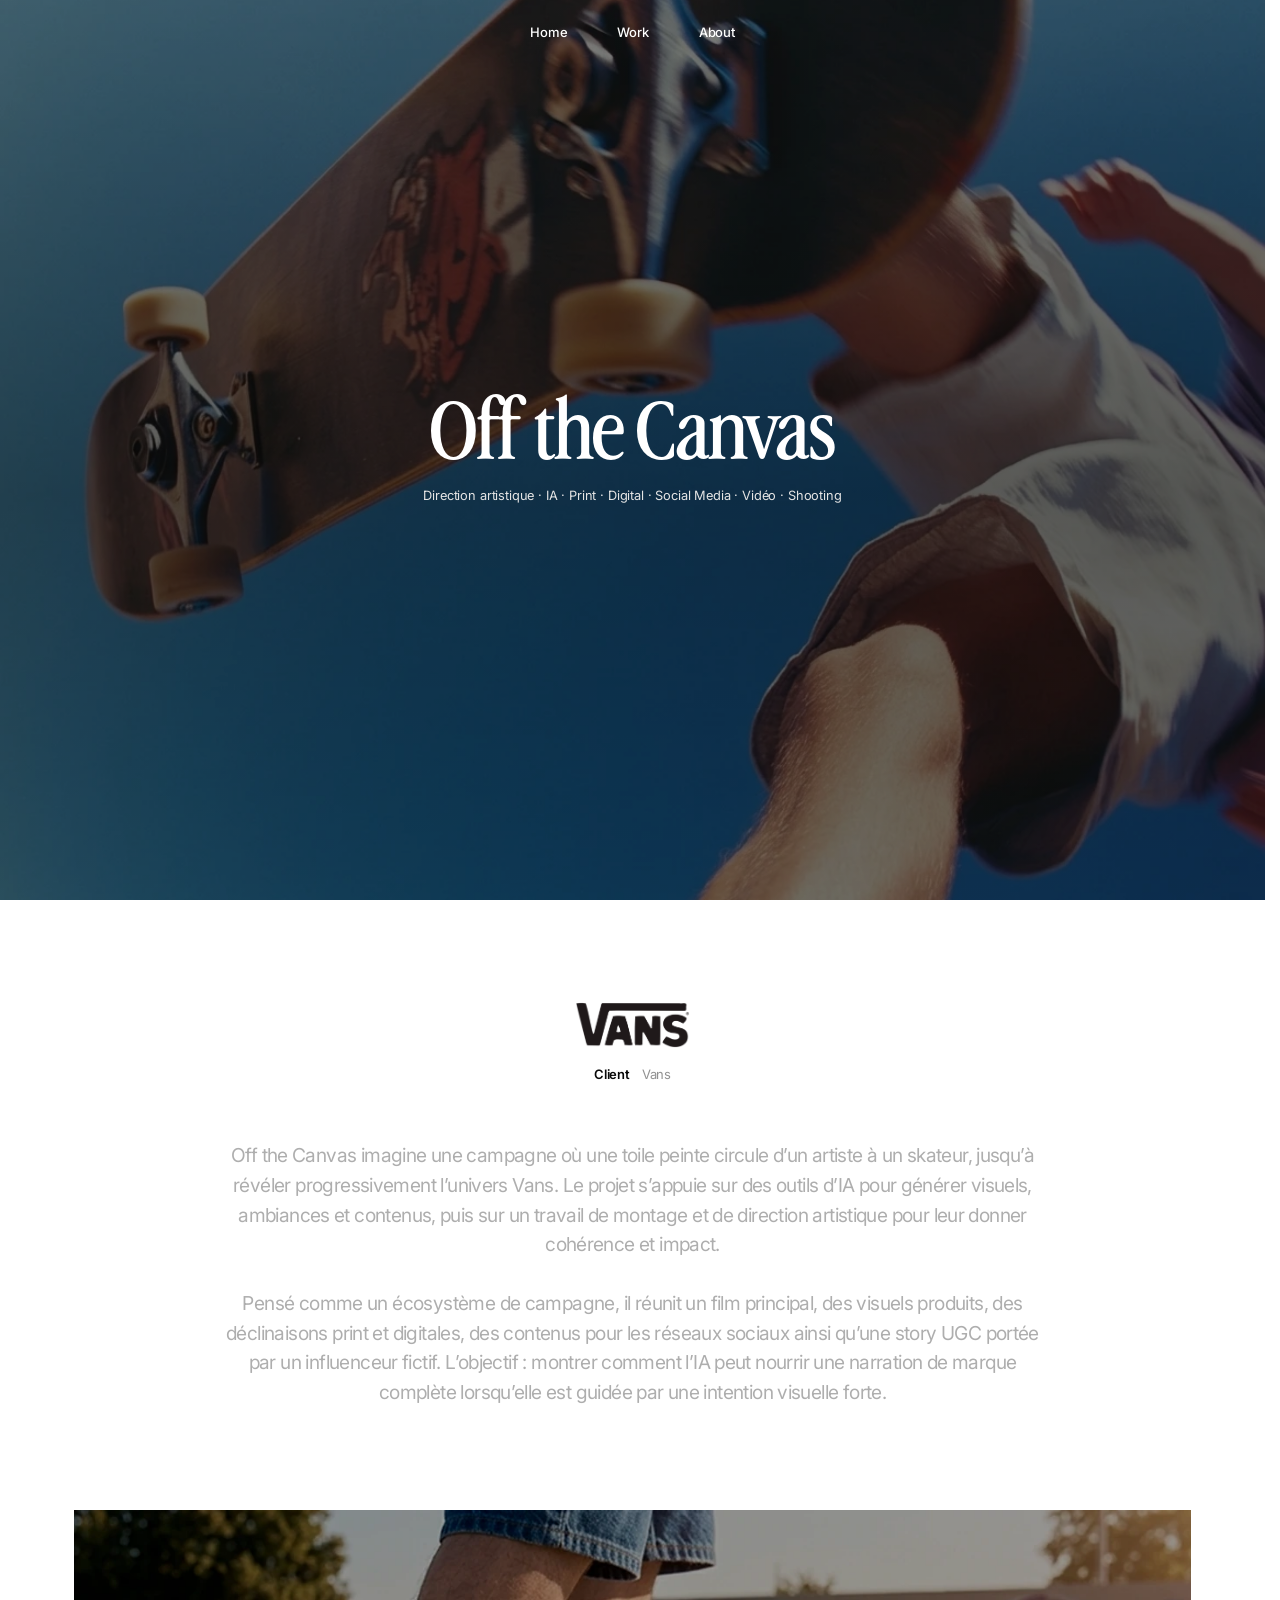
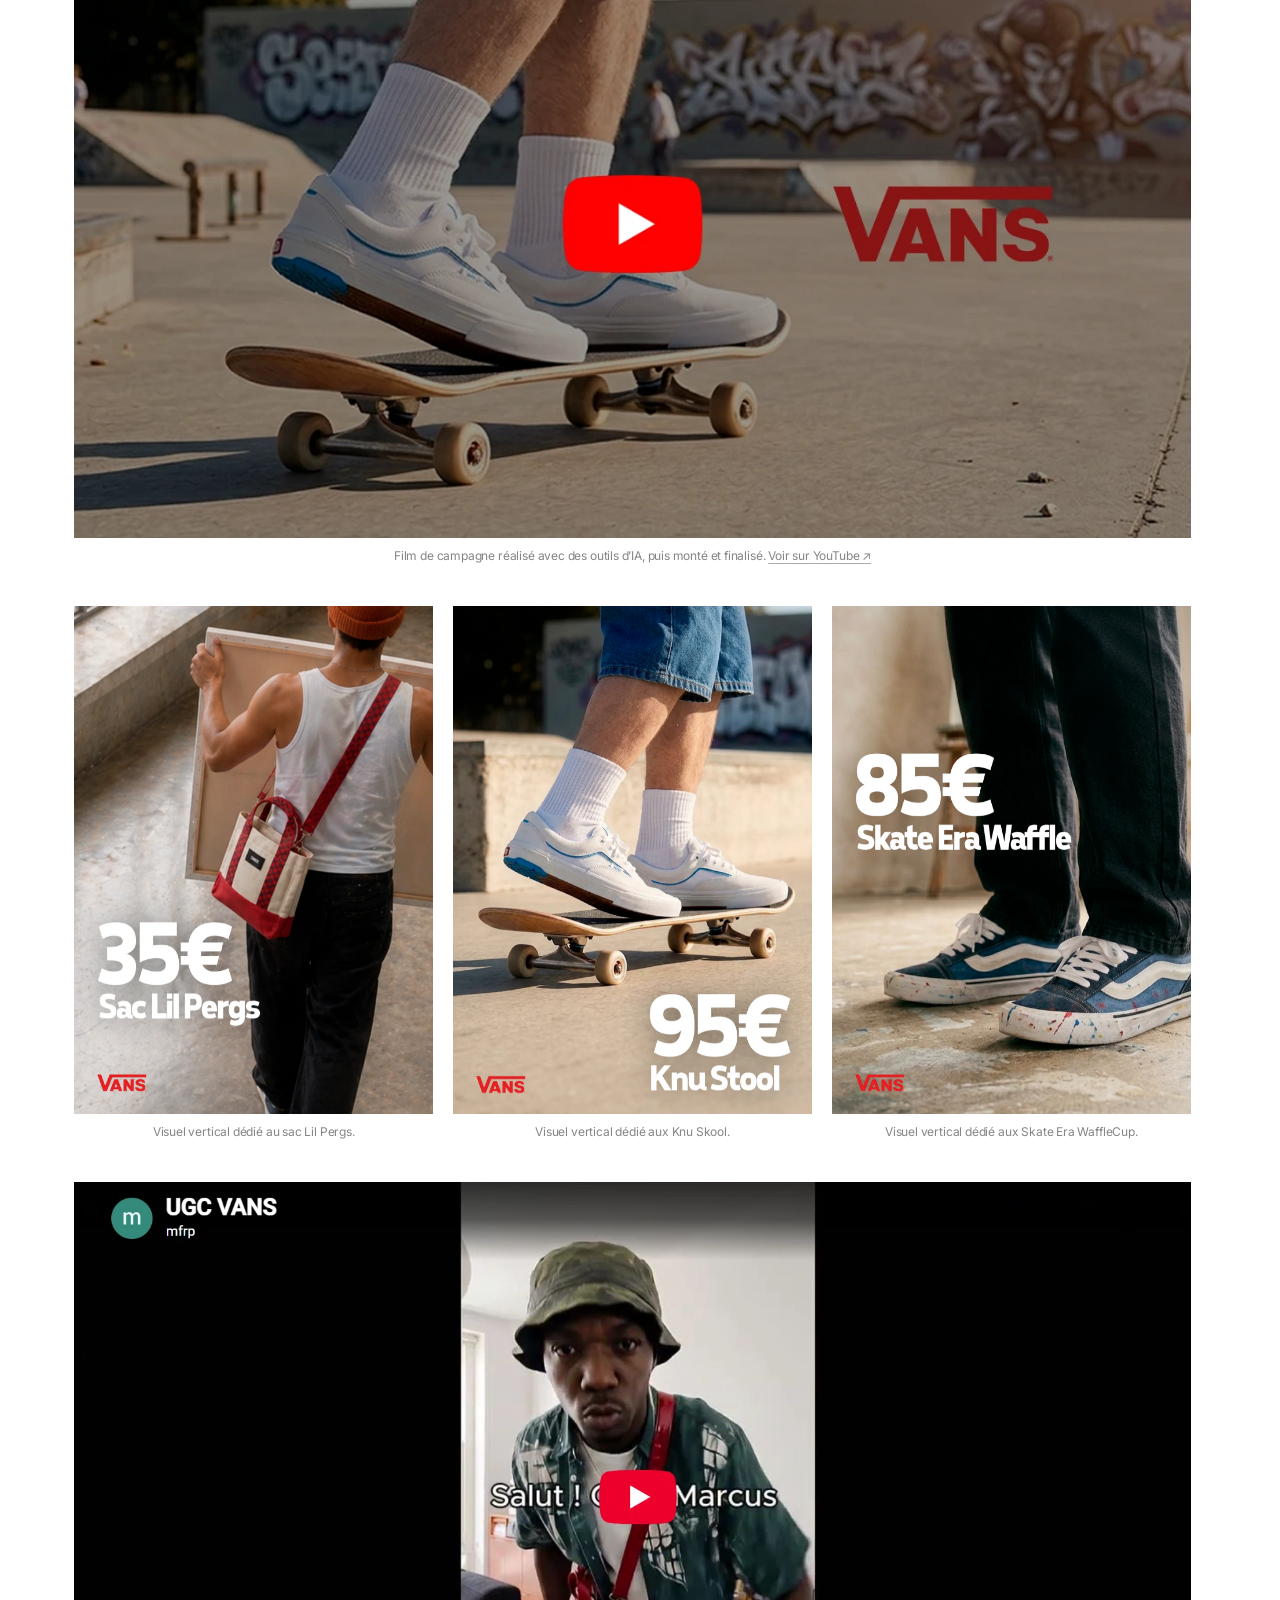
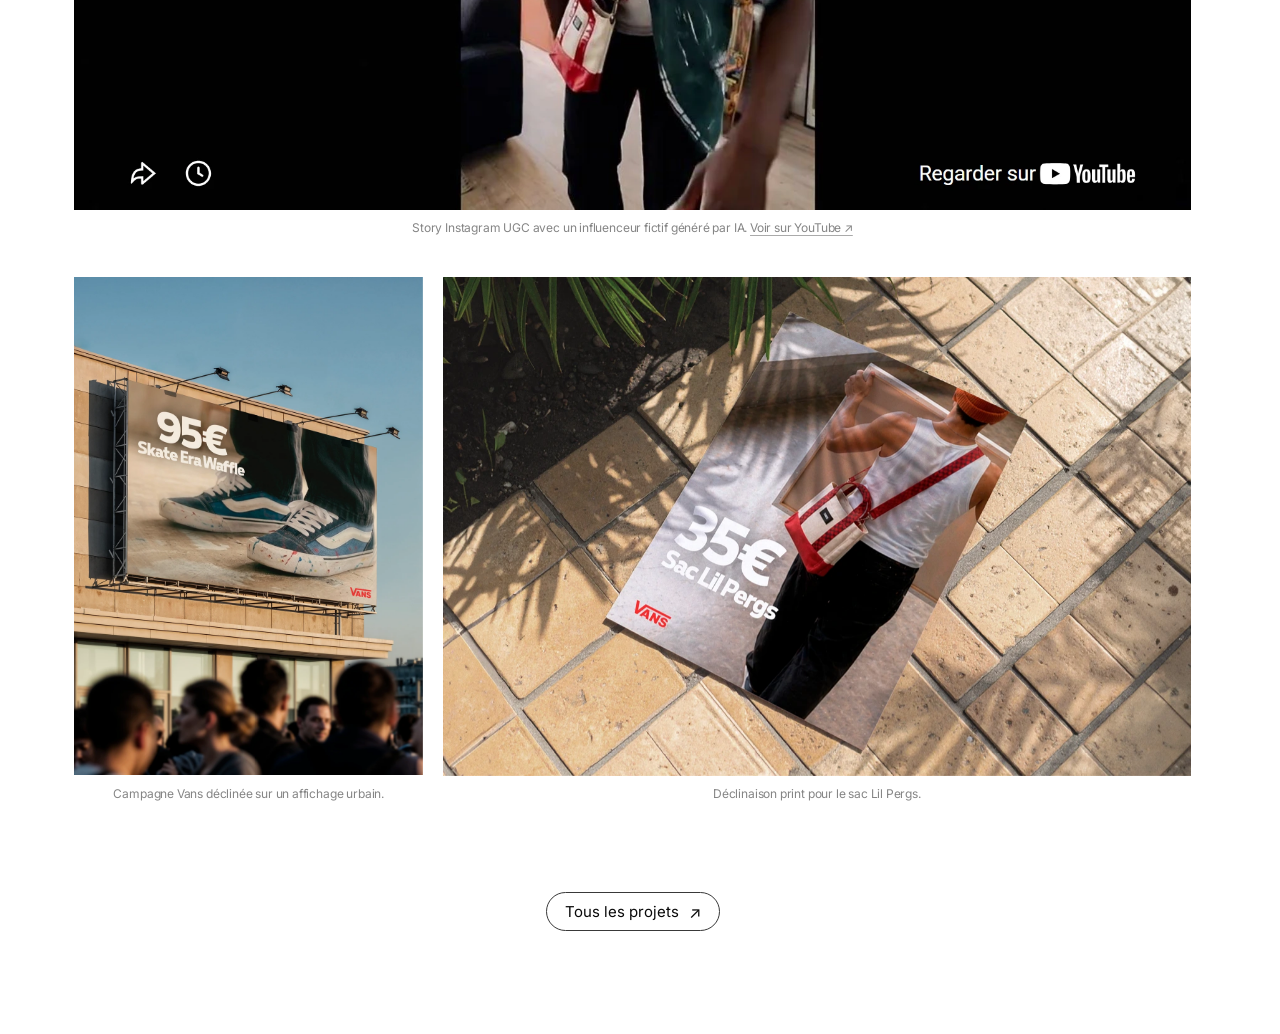
<file: vans-off-the-canvas.html>
<!DOCTYPE html>
<html lang="fr">
<head>
<meta charset="utf-8"/>
<meta content="width=device-width, initial-scale=1" name="viewport"/>
<meta content="#090909" name="theme-color"/>
<meta content="Vans — Off the Canvas : direction artistique, IA, print, digital, motion, vidéo et social media." name="description"/>
<title>Off the Canvas — Mattéo Frappier</title>
  <link rel="icon" type="image/png" sizes="512x512" href="favicon.png">
  <link rel="preload" href="assets/fonts/Advercase-Font-Regular.otf" as="font" type="font/otf" crossorigin>
<link href="https://fonts.googleapis.com" rel="preconnect"/>
<link crossorigin href="https://fonts.gstatic.com" rel="preconnect"/>
<link href="https://fonts.googleapis.com/css2?family=Inter:wght@300;400;500;600;700&amp;display=block" rel="stylesheet"/>
<link href="styles.css" rel="stylesheet"/>
<script defer src="script.js"></script>
</head>
<body class="project-page">
<a class="skip-link" href="#project-overview">Aller à la description du projet</a>
<main>
<section aria-labelledby="project-title" class="project-cover">
<header class="site-header"><nav aria-label="Navigation principale" class="main-nav">
<a href="index.html#home">Home</a>
<a aria-current="page" href="index.html#work">Work</a>
<a href="about.html">About</a>
</nav></header>
<img alt="Skateur photographié en contre-plongée, planche en mouvement : Off the Canvas" class="project-cover-image" loading="eager" src="assets/images/vans/vans-cover.webp"/>
<div aria-hidden="true" class="project-cover-shade"></div>
<div class="project-cover-content">
<h1 id="project-title">Off the Canvas</h1>
<p class="project-cover-domains">Direction artistique · IA · Print · Digital · Social Media · Vidéo · Shooting</p>
</div>
</section>
<section aria-label="Présentation du projet Off the Canvas" class="project-overview" id="project-overview">
<div class="project-client-block project-client-block--vans"><img alt="Logo Vans" class="project-client-logo project-client-logo--vans" loading="lazy" src="assets/images/logos/vans-logo.png"/><p class="project-client"><strong>Client</strong><span class="project-client-name">Vans</span></p></div>
<div class="project-overview-body">
<p>Off the Canvas imagine une campagne où une toile peinte circule d’un artiste à un skateur, jusqu’à révéler progressivement l’univers Vans. Le projet s’appuie sur des outils d’IA pour générer visuels, ambiances et contenus, puis sur un travail de montage et de direction artistique pour leur donner cohérence et impact.</p>
<p>Pensé comme un écosystème de campagne, il réunit un film principal, des visuels produits, des déclinaisons print et digitales, des contenus pour les réseaux sociaux ainsi qu’une story UGC portée par un influenceur fictif. L’objectif : montrer comment l’IA peut nourrir une narration de marque complète lorsqu’elle est guidée par une intention visuelle forte.</p>
</div>
</section>
<section aria-label="Galerie Off the Canvas" class="project-gallery project-gallery--nikon-v26 project-gallery--vans-v39">
<div class="nikon-gallery vans-gallery">
<div class="nikon-gallery__row vans-gallery__row--1">
<figure class="nikon-gallery__item">
<a class="project-video-thumb vans-video-thumb" aria-label="Regarder le film Off the Canvas sur YouTube (nouvel onglet)" href="https://youtu.be/gmNxkMBvS0s" rel="noopener noreferrer" target="_blank" style="--video-fallback:url('assets/images/vans/vans-video-thumb-main.webp')"><img data-video-thumb-fallback="assets/images/vans/vans-video-thumb-main.webp" alt="Aperçu du film Off the Canvas sur YouTube" loading="lazy" src="assets/images/vans/vans-video-thumb-main.webp"/></a>
<figcaption class="nikon-gallery__caption"><span class="nikon-gallery__caption-line">Film de campagne réalisé avec des outils d’IA, puis monté et finalisé. <a href="https://youtu.be/gmNxkMBvS0s" target="_blank" rel="noopener noreferrer">Voir sur YouTube ↗</a></span></figcaption>
</figure>
</div>
<div class="nikon-gallery__row vans-gallery__row--2">
<figure class="nikon-gallery__item"><div class="gallery-media nikon-gallery__media"><img alt="Visuel vertical Vans : sac Lil Pergs" loading="lazy" src="assets/images/vans/vans-vertical-lil-pergs.webp"/></div><figcaption class="nikon-gallery__caption"><span class="nikon-gallery__caption-line">Visuel vertical dédié au sac Lil Pergs.</span></figcaption></figure>
<figure class="nikon-gallery__item"><div class="gallery-media nikon-gallery__media"><img alt="Visuel vertical Vans : chaussures Knu Skool" loading="lazy" src="assets/images/vans/vans-vertical-knu-skool.webp"/></div><figcaption class="nikon-gallery__caption"><span class="nikon-gallery__caption-line">Visuel vertical dédié aux Knu Skool.</span></figcaption></figure>
<figure class="nikon-gallery__item"><div class="gallery-media nikon-gallery__media"><img alt="Visuel vertical Vans : chaussures Skate Era WaffleCup" loading="lazy" src="assets/images/vans/vans-vertical-skate-era.webp"/></div><figcaption class="nikon-gallery__caption"><span class="nikon-gallery__caption-line">Visuel vertical dédié aux Skate Era WaffleCup.</span></figcaption></figure>
</div>
<div class="nikon-gallery__row vans-gallery__row--3">
<figure class="nikon-gallery__item">
<a class="project-video-thumb vans-video-thumb" aria-label="Regarder la vidéo UGC Off the Canvas sur YouTube (nouvel onglet)" href="https://youtu.be/kdZjgrWXk8M" rel="noopener noreferrer" target="_blank" style="--video-fallback:url('assets/images/vans/vans-video-thumb-ugc.webp')"><img data-video-thumb-fallback="assets/images/vans/vans-video-thumb-ugc.webp" alt="Aperçu de la story UGC Vans sur YouTube" loading="lazy" src="assets/images/vans/vans-video-thumb-ugc.webp"/></a>
<figcaption class="nikon-gallery__caption"><span class="nikon-gallery__caption-line">Story Instagram UGC avec un influenceur fictif généré par IA. <a href="https://youtu.be/kdZjgrWXk8M" target="_blank" rel="noopener noreferrer">Voir sur YouTube ↗</a></span></figcaption>
</figure>
</div>
<div class="nikon-gallery__row vans-gallery__row--4">
<figure class="nikon-gallery__item"><div class="gallery-media nikon-gallery__media"><img alt="Affichage publicitaire Vans pour la Skate Era WaffleCup sur un bâtiment" loading="lazy" src="assets/images/vans/vans-mockup-billboard.webp"/></div><figcaption class="nikon-gallery__caption"><span class="nikon-gallery__caption-line">Campagne Vans déclinée sur un affichage urbain.</span></figcaption></figure>
<figure class="nikon-gallery__item"><div class="gallery-media nikon-gallery__media"><img alt="Mockup d'affiche publicitaire Vans pour le sac Lil Pergs" loading="lazy" src="assets/images/vans/vans-mockup-poster.webp"/></div><figcaption class="nikon-gallery__caption"><span class="nikon-gallery__caption-line">Déclinaison print pour le sac Lil Pergs.</span></figcaption></figure>
</div>
</div>
</section>
<nav aria-label="Revenir à la sélection de projets" class="project-bottom-nav"><a class="all-projects" href="index.html#work">Tous les projets <span aria-hidden="true">↗</span></a></nav>
</main>
</body>
</html>
</file>
<file: styles.css>
/* Advercase : copie personnelle des quatre fichiers .otf dans assets/fonts/.
   font-display:block empeche l'affichage transitoire d'une autre police (FOUT).
   Pour une mise en ligne, utiliser la licence Webfont appropriee. */
@font-face {
  font-family: "Advercase Local";
  src: url("assets/fonts/Advercase-Font-Regular.otf") format("opentype");
  font-weight: 400;
  font-style: normal;
  font-display: block;
}
@font-face {
  font-family: "Advercase Local";
  src: url("assets/fonts/Advercase-Font-Italic.otf") format("opentype");
  font-weight: 400;
  font-style: italic;
  font-display: block;
}
@font-face {
  font-family: "Advercase Local";
  src: url("assets/fonts/Advercase-Font-Bold.otf") format("opentype");
  font-weight: 700;
  font-style: normal;
  font-display: block;
}
@font-face {
  font-family: "Advercase Local";
  src: url("assets/fonts/Advercase-Font-BoldItalic.otf") format("opentype");
  font-weight: 700;
  font-style: italic;
  font-display: block;
}
:root {
  --black:#090909;--white:#fff;--gray-square:#d8d8d8;
  --serif:"Advercase Local","Bodoni MT",Didot,Georgia,serif;
  --sans:"Inter","Helvetica Neue",Arial,sans-serif;
}
*,*::before,*::after {box-sizing:border-box;}
html {scroll-behavior:smooth;scrollbar-gutter:stable;}
body {margin:0;color:var(--black);background:var(--white);font-family:var(--sans);-webkit-font-smoothing:antialiased;}
a {color:inherit;text-decoration:none;}
a:focus-visible {outline:2px solid #6478ff;outline-offset:6px;}
.sr-only {position:absolute!important;width:1px!important;height:1px!important;padding:0!important;margin:-1px!important;overflow:hidden!important;clip:rect(0,0,0,0)!important;white-space:nowrap!important;border:0!important;}
.skip-link {position:fixed;z-index:99;left:10px;top:10px;transform:translateY(-180%);padding:12px 18px;background:white;color:black;}
.skip-link:focus-visible {transform:none;}

/* Intro sombre : très épurée */
.hero {position:relative;width:100%;height:100svh;min-height:540px;color:#fff;background:#090909;overflow:hidden;}
.site-header {position:absolute;top:25px;left:0;width:100%;z-index:10;}
.main-nav {display:flex;align-items:center;justify-content:center;gap:50px;font:500 13px/1.2 var(--sans);letter-spacing:-.012em;}
.main-nav a {transition:opacity .2s;}
.main-nav a:hover {opacity:.55;}
.hero-center {position:absolute;left:50%;top:48.5%;transform:translate(-50%,-50%);z-index:2;text-align:center;width:min(95%,1450px);}
.hero h1 {margin:0;font:400 clamp(65px,5.85vw,118px)/1.07 var(--serif);letter-spacing:-.014em;white-space:nowrap;}
.hero-center p {margin:8px 0 0;font:400 clamp(21px,1.62vw,32px)/1.25 var(--serif);letter-spacing:0;}
.scroll-down {position:absolute;left:50%;bottom:5.4%;display:grid;place-items:center;width:39px;height:39px;border:1.2px solid rgba(255,255,255,.86);border-radius:50%;z-index:4;animation:arrow-float 2.2s ease-in-out infinite;transition:color .22s,background .22s;}
.scroll-down svg {width:17px;height:17px;}
.scroll-down:hover {color:var(--black);background:#fff;animation-play-state:paused;}
@keyframes arrow-float {0%,100%{transform:translate(-50%,0)}50%{transform:translate(-50%,-8px)}}


/* Deux vagues sur « A creative mind. » uniquement, toutes les 4 secondes.
   Les glyphes reviennent au blanc plein, aucun clignotement.
   index.html?animation=off : comparaison statique. */
.hero-animated-line {text-wrap:balance;}
.hero-word {display:inline-block;white-space:nowrap;}
.hero-char {display:inline-block;color:#fff;-webkit-text-stroke:.8px transparent;}
.hero--animated #hero-title .hero-char {
  animation:letter-two-passes 4s linear infinite both;
  animation-delay:calc(var(--char-index) * 47ms);
}
@keyframes letter-two-passes {
  0%,1.25% {color:#fff;-webkit-text-stroke-color:transparent;}
  4.5%,7.25% {color:transparent;-webkit-text-stroke-color:#fff;}
  10.5%,29.375% {color:#fff;-webkit-text-stroke-color:transparent;}
  33.75%,36.25% {color:transparent;-webkit-text-stroke-color:#fff;}
  41.25%,100% {color:#fff;-webkit-text-stroke-color:transparent;}
}

/* Présentation compacte : révélation progressive mot par mot au scroll. */
.intro {min-height:0;display:flex;align-items:center;justify-content:center;padding:clamp(88px,8vw,126px) 24px clamp(26px,2.7vw,40px);text-align:center;background:#fff;}
/* Texte d’introduction : retours éditoriaux et révélation mot par mot. */
.intro-copy {margin:0;max-width:820px;color:#aeaeae;font:400 clamp(18px,1.5vw,22px)/1.55 var(--sans);letter-spacing:-.032em;text-wrap:balance;}
.intro-line {display:block;}
.intro-line--outro {margin-top:12px;}
.intro-word {color:#aeaeae;}

/* Sept projets, sept prévisualisations INDEPENDANTES.
   Chacune reste fixe et peut coexister avec d'autres au survol rapide. */
.work {position:relative;min-height:0;height:auto;padding-bottom:clamp(70px,6vw,110px);background:#fff;overflow:hidden;isolation:isolate;}
.work-previews {position:absolute;inset:0;z-index:1;pointer-events:none;}
.work-preview {position:absolute;left:var(--preview-left);top:var(--preview-top);width:var(--preview-size);aspect-ratio:1;background:var(--preview-gray);transform:translate(-50%,-50%) rotate(var(--preview-angle));opacity:0;pointer-events:none;transition:opacity .32s cubic-bezier(.22,1,.36,1);will-change:opacity;}
.work-preview.is-visible {opacity:1;}
.work-preview[data-preview="nikon"] {--preview-left:22%;--preview-top:17%;--preview-size:230px;--preview-angle:-7deg;--preview-gray:#d4d4d4;}
.work-preview[data-preview="limits"] {--preview-left:78%;--preview-top:29%;--preview-size:255px;--preview-angle:8deg;--preview-gray:#c9c9c9;}
.work-preview[data-preview="singularity"] {--preview-left:18%;--preview-top:43%;--preview-size:265px;--preview-angle:5deg;--preview-gray:#e0e0e0;}
.work-preview[data-preview="rimowa"] {--preview-left:79%;--preview-top:55%;--preview-size:220px;--preview-angle:-10deg;--preview-gray:#bababa;}
.work-preview[data-preview="canvas"] {--preview-left:21%;--preview-top:69%;--preview-size:240px;--preview-angle:10deg;--preview-gray:#d0d0d0;}
.work-preview[data-preview="details"] {--preview-left:79%;--preview-top:76%;--preview-size:235px;--preview-angle:6deg;--preview-gray:#e5e5e5;}
.work-preview[data-preview="poem"] {--preview-left:17%;--preview-top:83%;--preview-size:195px;--preview-angle:-6deg;--preview-gray:#bfbfbf;}
.work-center {position:relative;z-index:2;display:flex;flex-direction:column;align-items:center;justify-content:flex-start;gap:clamp(28px,3vw,40px);width:100%;height:auto;pointer-events:none;padding:clamp(55px,5.1vw,92px) 16px 30px;}
.work-names {position:relative;top:auto;list-style:none;text-align:center;white-space:nowrap;padding:0;margin:0;font:400 clamp(50px,3.75vw,76px)/1.27 var(--serif);letter-spacing:-.009em;pointer-events:auto;}
.work-names li {margin:0;}
.work-names a {display:inline-block;transition:opacity .23s,transform .23s;}
.work-names:has(a:hover) a:not(:hover) {opacity:.32;}
.work-names a:hover {transform:translateY(-2px);}
.all-projects {position:relative;left:auto;bottom:auto;transform:none;border:1px solid #393939;border-radius:999px;padding:10px 18px;background:#fff;white-space:nowrap;font:400 15px/1.15 var(--sans);pointer-events:auto;transition:background .2s,color .2s;}
.all-projects:hover {background:var(--black);color:#fff;}

/* About : nav et centrage identiques à Home. Gouttière de scrollbar stable à travers les pages. */
.about-page {position:relative;width:100%;height:100svh;overflow:hidden;background:var(--black);color:var(--white);}
.about-stage {height:100svh;width:100%;display:grid;place-items:center;padding:80px 24px 40px;overflow:hidden;}
.about-center {text-align:center;width:min(100%,1100px);display:flex;align-items:center;flex-direction:column;}
.about-label {font:400 clamp(21px,1.62vw,32px)/1.25 var(--serif);letter-spacing:0;margin:0;}
.about-contacts {display:flex;flex-direction:column;align-items:center;margin-top:clamp(24px,4.5vh,43px);gap:clamp(10px,2vh,18px);}
.about-contact {font:400 clamp(27px,4.2vw,66px)/1.13 var(--serif);letter-spacing:-.016em;transition:opacity .25s ease;white-space:nowrap;}
.about-contact:hover {opacity:.52;}
.about-contact--phone {font-size:clamp(24px,3vw,42px);letter-spacing:0;}
.about-meta {margin-top:clamp(30px,6vh,55px);display:flex;flex-direction:column;gap:10px;}
.about-meta p {margin:0;color:#a9a9a9;font:400 clamp(13px,1.04vw,16px)/1.45 var(--sans);letter-spacing:-.015em;}
.about-meta p:last-child {color:#f2f2f2;}
@media (max-width:700px) {
  .about-stage {padding:80px 14px 38px;}
  .about-label {font-size:clamp(22px,3.2vw,28px);}
  .about-contact--email {font-size:clamp(21px,5.8vw,40px);}
  .about-contact--phone {font-size:clamp(22px,5.1vw,32px);}
  .about-meta {gap:9px;}
  .about-meta p {font-size:13px;}
}
@media (max-height:580px) {
  .about-stage {padding-top:65px;padding-bottom:16px;}
  .about-contacts {margin-top:16px;gap:9px;}
  .about-meta {margin-top:18px;gap:6px;}
}

/* Pages secondaires provisoires */
.subpage {min-height:100vh;background:white;}
.sub-nav {display:flex;align-items:center;justify-content:space-between;padding:25px 40px;font:500 14px var(--sans);}
.sub-nav nav {display:flex;gap:38px;}
.sub-head {text-align:center;padding:90px 22px 55px;}
.sub-head h1 {margin:0;font:400 clamp(68px,8vw,130px)/1.05 var(--serif);letter-spacing:-.012em;}
.sub-head p {max-width:640px;margin:24px auto 0;font:400 16px/1.6 var(--sans);color:#747474;}
.project-grid {width:min(1290px,88vw);margin:0 auto;padding-bottom:130px;display:grid;grid-template-columns:repeat(3,minmax(0,1fr));gap:30px;}
.project-tile {display:flex;flex-direction:column;gap:16px;scroll-margin-top:28px;}
.tile-placeholder {width:100%;aspect-ratio:1;background:var(--gray-square);transition:background .25s;}
.project-tile:hover .tile-placeholder {background:#bdbdbd;}
.project-tile span {font:400 clamp(22px,2vw,32px)/1.15 var(--serif);}
.about-content {width:min(800px,85vw);margin:8vh auto 12vh;text-align:center;font:400 clamp(22px,2.4vw,38px)/1.4 var(--sans);letter-spacing:-.04em;}

@media (max-width:1150px) {

  .work-names {top:auto;font-size:clamp(45px,4.75vw,64px);}
  .work-preview[data-preview="nikon"],.work-preview[data-preview="singularity"],.work-preview[data-preview="canvas"],.work-preview[data-preview="poem"] {--preview-left:12%;}
  .work-preview[data-preview="limits"],.work-preview[data-preview="rimowa"],.work-preview[data-preview="details"] {--preview-left:89%;}
  .work-preview {width:min(var(--preview-size),24vw);}
}
@media (max-width:800px) {
  .hero {min-height:600px;}
  .main-nav {gap:35px;}
  .hero h1 {font-size:clamp(52px,9vw,76px);white-space:normal;}
  .hero-center p {font-size:clamp(22px,3.2vw,28px);}
  .intro {min-height:0;padding:74px 24px 26px;}
  .intro-copy {max-width:650px;font-size:clamp(18px,2.6vw,21px);letter-spacing:-.028em;}

  .work-names {top:auto;font-size:clamp(39px,5.7vw,51px);white-space:normal;line-height:1.30;}
  .work-preview {width:min(var(--preview-size),31vw);opacity:0;}
  .work-preview[data-preview="nikon"],.work-preview[data-preview="singularity"],.work-preview[data-preview="canvas"],.work-preview[data-preview="poem"] {--preview-left:10%;}
  .work-preview[data-preview="limits"],.work-preview[data-preview="rimowa"],.work-preview[data-preview="details"] {--preview-left:90%;}
  .work-center {padding-top:45px;gap:28px;}
  .project-grid {grid-template-columns:repeat(2,1fr);}
}
@media (max-width:520px) {
  .site-header {top:24px;}
  .main-nav {font-size:13px;gap:30px;}
  .hero {min-height:540px;}
  .hero-center {top:47%;width:96%;}
  .hero h1 {font-size:clamp(47px,11vw,62px);line-height:1.06;}
  .hero-center p {font-size:20px;margin-top:12px;}
  .about-label {font-size:20px;}
  .scroll-down {width:37px;height:37px;bottom:6%;}
  .scroll-down svg {width:16px;height:16px;}
  .intro {min-height:0;padding:72px 26px 22px;}
  .intro-copy {max-width:420px;font-size:18px;line-height:1.6;letter-spacing:-.025em;}
  .work {padding-bottom:75px;}
  .work-names {top:auto;font-size:clamp(34px,8.25vw,43px);line-height:1.32;}
  .work-preview {width:min(var(--preview-size),38vw);}
  .all-projects {font-size:14px;padding:10px 17px;}
  .work-center {padding-top:40px;gap:25px;}
  .sub-nav {padding:23px 18px;}
  .sub-nav nav {gap:22px;}
  .sub-head {padding:75px 18px 50px;}
  .project-grid {grid-template-columns:1fr;gap:30px;}
}
@media (prefers-reduced-motion:reduce) {
  .hero--animated #hero-title .hero-char {color:#fff;-webkit-text-stroke-color:transparent;animation:none;}
  
  html {scroll-behavior:auto;}
  *,*::before,*::after {animation-duration:.01ms!important;animation-iteration-count:1!important;transition-duration:.01ms!important;}
}


/* === V12 : liste de projets depuis Home, plus de page Work séparée === */
.work-names a, .work-names span[data-preview] {display:inline-block;transition:opacity .23s,transform .23s;}
.work-names span[data-preview] {cursor:default;}
.work-names:has([data-preview]:hover) [data-preview]:not(:hover) {opacity:.32;}
.work-names [data-preview]:hover {transform:translateY(-2px);}
.all-projects {display:inline-flex;align-items:center;gap:10px;}
.all-projects span {font-size:16px;line-height:1;transition:transform .25s ease;}
.all-projects:hover span {transform:translate(2px,-2px);}

/* === Nikon Lenswear : composition centrée et minimaliste === */
.project-page {background:var(--white);}
.project-cover {position:relative;min-height:540px;height:100svh;color:white;background:#080808;overflow:hidden;isolation:isolate;}
.project-cover-image {position:absolute;inset:0;width:100%;height:100%;object-fit:cover;z-index:-2;}
.project-cover-shade {position:absolute;inset:0;z-index:-1;background:rgba(0,0,0,.12);pointer-events:none;}
.project-cover-content {
  position:absolute;inset:0;display:flex;flex-direction:column;align-items:center;justify-content:center;
  width:100%;padding:110px 24px 65px;gap:clamp(22px,3vw,36px);text-align:center;
}
/* Même typographie et même taille responsive que le titre de Home. */
.project-cover h1 {margin:0;font:400 clamp(65px,5.85vw,118px)/1.07 var(--serif);letter-spacing:-.014em;white-space:nowrap;}
.project-cover-meta {display:flex;align-items:center;justify-content:center;flex-wrap:wrap;gap:12px 38px;font:400 clamp(12px,1vw,15px)/1.5 var(--sans);letter-spacing:-.015em;}
.project-cover-meta p {display:flex;align-items:baseline;justify-content:center;gap:9px;margin:0;white-space:nowrap;}
.project-cover-meta strong {font-weight:600;color:#aaa;}
.project-overview {margin:auto;padding:clamp(75px,8vw,128px) 24px clamp(75px,8vw,120px);text-align:center;}
/* Même famille, taille et interlignage que le paragraphe de Home. */
.project-overview-body {max-width:820px;margin:0 auto;font:400 clamp(18px,1.5vw,22px)/1.55 var(--sans);letter-spacing:-.032em;}
.project-overview-body p {margin:0 0 1.5em;}
.project-overview-body p:last-child {margin-bottom:0;}
.project-gallery {max-width:1600px;margin:0 auto;padding:0 clamp(22px,5.8vw,110px) clamp(75px,8vw,130px);}
.gallery-grid {display:grid;grid-template-columns:repeat(12,minmax(0,1fr));column-gap:clamp(15px,2vw,35px);row-gap:clamp(48px,5.5vw,85px);}
.gallery-item {margin:0;min-width:0;}
.gallery-item--wide {grid-column:1/-1;}
.gallery-item--half {grid-column:span 6;}
.gallery-media {position:relative;background:#d3d3d3;width:100%;overflow:hidden;}
.gallery-media img {width:100%;height:100%;object-fit:cover;display:block;}
.gallery-media--landscape {aspect-ratio:16/9;}
.gallery-media--panorama {aspect-ratio:2.1/1;}
.gallery-media--portrait {aspect-ratio:4/5;}
.gallery-media--square {aspect-ratio:1/1;}
.gallery-media--gray-2 {background:#c5c5c5;}
.gallery-media--gray-3 {background:#ddd;}
.gallery-media--gray-4 {background:#bfbfbf;}
.gallery-media--gray-5 {background:#e0e0e0;}
.gallery-item figcaption {padding-top:17px;font:400 14px/1.4 var(--sans);text-align:center;}
.gallery-item figcaption strong {font-weight:500;display:block;}
.gallery-item figcaption small {display:block;font:400 12px/1.6 var(--sans);color:#858585;margin-top:5px;}
@media (max-width:900px) {
  .project-cover h1 {font-size:clamp(52px,9vw,76px);}
  .project-cover-meta {max-width:820px;gap:10px 26px;}
  .project-overview-body {max-width:650px;font-size:clamp(18px,2.6vw,21px);}
}
@media (max-width:600px) {
  .project-cover-content {padding:105px 18px 65px;gap:25px;}
  .project-cover h1 {font-size:clamp(47px,11vw,62px);line-height:1.06;}
  .project-cover-meta {font-size:12px;gap:10px;flex-direction:column;max-width:100%;}
  .project-cover-meta p {white-space:normal;flex-wrap:wrap;gap:3px 7px;}
  .project-overview {padding:78px 25px 80px;}
  .project-overview-body {font-size:18px;line-height:1.6;letter-spacing:-.025em;}
  .project-gallery {padding:0 20px 85px;}
  .gallery-grid {grid-template-columns:1fr;row-gap:42px;}
  .gallery-item--wide,.gallery-item--half {grid-column:1/-1;}
  .gallery-media--panorama {aspect-ratio:16/10;}
  .gallery-media--portrait {aspect-ratio:4/4.5;}
  .gallery-item figcaption {font-size:13px;padding-top:12px;}
}

/* Sur mobile, les barres de défilement sont normalement superposées :
   ne pas garder la gouttière desktop de 15 px. Le défilement reste actif. */
@media (max-width:700px) {
  html { scrollbar-gutter:auto; scrollbar-width:none; }
  html::-webkit-scrollbar {display:none;}
}


/* === V14 : couverture moins envahissante, contenus recentrés === */
.project-cover-content {
  inset:auto;
  left:0;
  top:61%;
  transform:translateY(-50%);
  padding:0 24px;
  gap:clamp(12px,1.5vw,20px);
}
.project-cover h1 {
  font-size:clamp(48px,4.6vw,88px);
  line-height:1.08;
}
.project-cover-domains {
  margin:0;
  max-width:calc(100vw - 48px);
  font:400 clamp(12px,.96vw,14px)/1.65 var(--sans);
  letter-spacing:-.012em;
  color:#e5e5e5;
  text-wrap:balance;
}
.project-overview {padding-top:clamp(82px,8vw,135px);}
.project-client {
  display:flex;
  justify-content:center;
  align-items:baseline;
  flex-wrap:wrap;
  column-gap:10px;
  row-gap:3px;
  margin:0 auto clamp(34px,4.4vw,62px);
  color:var(--black);
  font:400 clamp(13px,1vw,15px)/1.5 var(--sans);
  letter-spacing:-.015em;
}
.project-client strong {font-weight:600;}
.project-gallery {padding-bottom:clamp(34px,4vw,56px);}
.project-bottom-nav {
  display:flex;
  justify-content:center;
  padding:0 20px clamp(76px,8vw,120px);
  text-align:center;
}
@media (max-width:900px) {
  .project-cover h1 {font-size:clamp(45px,7.3vw,68px);}
}
@media (max-width:600px) {
  .project-cover-content {top:60%;padding:0 17px;gap:13px;}
  .project-cover h1 {font-size:clamp(37px,9.3vw,53px);white-space:normal;}
  .project-cover-domains {font-size:12px;max-width:330px;}
  .project-overview {padding-top:76px;}
  .project-client {margin-bottom:35px;font-size:13px;}
  .project-gallery {padding-bottom:34px;}
  .project-bottom-nav {padding-bottom:80px;}
}


/* === V15 : couverture rééquilibrée, client en secondaire et 11 supports Nikon === */
.project-cover-content {top:50%;}
.project-cover h1 {font-size:clamp(54px,5.2vw,98px);}
.project-cover-domains {font-size:clamp(12px,1vw,15px);}
.project-client span {color:#919191;}
.gallery-media--screen {aspect-ratio:4/3;}
@media (max-width:900px) {
  .project-cover h1 {font-size:clamp(48px,7.6vw,78px);}
}
@media (max-width:600px) {
  .project-cover-content {top:51%;}
  .project-cover h1 {font-size:clamp(40px,10vw,57px);}
  .project-cover-domains {font-size:12px;}
  .gallery-media--screen {aspect-ratio:4/3;}
}


/* === V17 : MOSAÏQUE NIKON UNIQUEMENT. Tous les styles V15 sont préservés. === */
.gallery-grid--mosaic {row-gap:clamp(28px,3.3vw,52px);column-gap:clamp(14px,1.7vw,26px);}
.gallery-grid--mosaic .gallery-item--full {grid-column:span 12;}
.gallery-grid--mosaic .gallery-item--eight {grid-column:span 8;}
.gallery-grid--mosaic .gallery-item--four {grid-column:span 4;}
.gallery-grid--mosaic .gallery-item--third {grid-column:span 4;}
.gallery-grid--mosaic .gallery-item--quarter {grid-column:span 3;}
.gallery-grid--mosaic .gallery-media--brand {aspect-ratio:2.48;}
.gallery-grid--mosaic .gallery-media--video {aspect-ratio:16/9;}
.gallery-grid--mosaic .gallery-media--slide {aspect-ratio:1.24;}
.gallery-grid--mosaic .gallery-media--campaign {aspect-ratio:1.8;}
.gallery-grid--mosaic .gallery-media--bus {aspect-ratio:.96;}
.gallery-grid--mosaic .gallery-media--editorial {aspect-ratio:1.07;}
.gallery-grid--mosaic .gallery-media--display {aspect-ratio:1.07;}
.gallery-grid--mosaic .gallery-media--compact {aspect-ratio:1.18;}
.gallery-media--with-play {display:grid;place-items:center;}
.gallery-play-icon {display:grid;place-items:center;width:52px;height:52px;border:1px solid rgba(255,255,255,.85);border-radius:50%;background:rgba(20,20,20,.13);color:#fff;}
.gallery-play-icon svg {width:20px;height:20px;margin-left:3px;}
@media(max-width:900px){
 .gallery-grid--mosaic .gallery-item--full {grid-column:span 12;}
 .gallery-grid--mosaic .gallery-item--eight {grid-column:span 8;}
 .gallery-grid--mosaic .gallery-item--four {grid-column:span 4;}
 .gallery-grid--mosaic .gallery-item--third {grid-column:span 4;}
 .gallery-grid--mosaic .gallery-item--quarter {grid-column:span 6;}
 .gallery-grid--mosaic .gallery-media--brand {aspect-ratio:1.92;}
}
@media(max-width:600px){
 .gallery-grid--mosaic {grid-template-columns:repeat(2,minmax(0,1fr));column-gap:12px;row-gap:30px;}
 .gallery-grid--mosaic .gallery-item--full,.gallery-grid--mosaic .gallery-item--eight,.gallery-grid--mosaic .gallery-item--four {grid-column:span 2;}
 .gallery-grid--mosaic .gallery-item--third,.gallery-grid--mosaic .gallery-item--quarter {grid-column:span 1;}
 .gallery-grid--mosaic .gallery-media--brand {aspect-ratio:1.6;}
 .gallery-grid--mosaic .gallery-media--slide {aspect-ratio:1.7;}
 .gallery-grid--mosaic .gallery-media--editorial {aspect-ratio:.83;}
 .gallery-grid--mosaic .gallery-media--compact {aspect-ratio:.9;}
 .gallery-grid--mosaic .gallery-item figcaption {padding-top:10px;}
 .gallery-grid--mosaic .gallery-item figcaption small {font-size:11px;}
 .gallery-play-icon {width:42px;height:42px;}
}

/* V18 — changements circonscrits : respiration du texte Home + révélation Nikon. */
.intro {padding-top:clamp(104px,9vw,142px);padding-bottom:clamp(42px,4vw,60px);}
.intro-copy strong {font-weight:650;}
.project-overview-body .intro-word {color:#aeaeae;}
@media(max-width:800px){.intro{padding:88px 24px 43px;}}
@media(max-width:520px){.intro{padding:84px 26px 39px;}}


/* V22 — Lecteurs YouTube sur une ligne complète de la galerie.
   Le reste des styles V21 (typographie, grilles, animations) est inchangé. */
.gallery-grid--mosaic .gallery-item--full:has(.gallery-media--youtube) {grid-column:1 / -1;}
.gallery-grid--mosaic .gallery-media--youtube {
  display:block;
  position:relative;
  width:100%;
  aspect-ratio:16 / 9;
  background:#080808;
  overflow:hidden;
}
.gallery-media--youtube iframe {
  display:block;
  position:absolute;
  inset:0;
  width:100%;
  height:100%;
  border:0;
}
.gallery-youtube-link {
  display:inline-block;
  margin-top:8px;
  color:#565656;
  font:400 12px/1.5 var(--sans);
  text-decoration:underline;
  text-underline-offset:3px;
}
.gallery-youtube-link:hover {color:#151515;}
.gallery-youtube-link:focus-visible {outline:2px solid #151515;outline-offset:3px;}


/* V23 — vignettes vidéo YouTube (compatibles en local) + intégration des visuels Nikon. */
.gallery-media--contain {background:#efefef;}
.gallery-media--contain img {object-fit:contain;background:#efefef;}
.gallery-media--youtube-thumb {background:#060606;}
.gallery-video-card {position:absolute;inset:0;display:block;color:#fff;text-decoration:none;}
.gallery-video-card img {width:100%;height:100%;object-fit:cover;display:block;}
.gallery-video-overlay {position:absolute;inset:0;display:flex;flex-direction:column;align-items:center;justify-content:center;gap:14px;background:linear-gradient(180deg,rgba(0,0,0,.18),rgba(0,0,0,.55));transition:background .25s ease, transform .25s ease;}
.gallery-video-card:hover .gallery-video-overlay {background:linear-gradient(180deg,rgba(0,0,0,.22),rgba(0,0,0,.65));}
.gallery-video-card:focus-visible {outline:2px solid #ffffff;outline-offset:4px;}
.gallery-play-icon {width:64px;height:64px;border-radius:999px;border:1.5px solid rgba(255,255,255,.84);display:grid;place-items:center;font-size:24px;line-height:1;backdrop-filter:blur(2px);}
.gallery-video-cta {font:500 12px/1 var(--sans);letter-spacing:.06em;text-transform:uppercase;}
@media (max-width:520px){.gallery-play-icon{width:54px;height:54px;font-size:20px;}.gallery-video-cta{font-size:11px;}}


/* V24 — Galerie Nikon simplifiée : uniquement les images, sans légendes ni fonds gris. */
.project-gallery--image-only {padding-bottom:clamp(84px,8vw,120px);}
.gallery-grid--image-only {row-gap:clamp(12px,1.6vw,20px);column-gap:clamp(12px,1.4vw,20px);}
.gallery-grid--image-only .gallery-item figcaption {display:none;}
.gallery-grid--image-only .gallery-media {background:transparent;}
.gallery-grid--image-only .gallery-media--contain {background:transparent;}
.gallery-grid--image-only .gallery-media--contain img {object-fit:cover;background:transparent;}
.gallery-grid--image-only .gallery-video-card {position:absolute;inset:0;}
.gallery-grid--image-only .gallery-youtube-link {display:none;}
@media (max-width:600px){.gallery-grid--image-only{row-gap:12px;column-gap:12px;}}


/* V25 — ajustements Home, galerie Nikon, logo client et lightbox */
.intro-copy strong {font-weight:700;}
.project-client-meta {display:inline-flex;align-items:center;gap:14px;color:#919191;}
.project-client-logo {width:44px;height:44px;object-fit:contain;display:block;flex:0 0 auto;}
.project-gallery--nikon-refined {padding-top:0;}
.gallery-grid--nikon-refined {row-gap:clamp(18px,2.2vw,28px);column-gap:clamp(16px,1.7vw,24px);align-items:start;}
.gallery-grid--nikon-refined .gallery-item {overflow:hidden;}
.gallery-grid--nikon-refined .gallery-media {background:transparent;border-radius:0;}
.gallery-grid--nikon-refined .gallery-item figcaption {display:none;}
.project-gallery .gallery-media img {cursor:zoom-in;transition:transform .45s cubic-bezier(.2,.65,.2,1),filter .35s ease;will-change:transform;}
.project-gallery .gallery-item:hover .gallery-media img {transform:scale(1.035);}
.project-gallery .gallery-item:focus-within .gallery-media img {transform:scale(1.035);}
.gallery-grid--nikon-refined .gallery-media--brand {aspect-ratio:1.9;}
.gallery-grid--nikon-refined .gallery-media--editorial {aspect-ratio:1.24;}
.gallery-grid--nikon-refined .gallery-media--slide {aspect-ratio:4/3;}
.gallery-grid--nikon-refined .gallery-media--compact {aspect-ratio:1.05;}
.gallery-grid--nikon-refined .gallery-media--screen {aspect-ratio:4/3;}
.gallery-grid--nikon-refined .gallery-media--display {aspect-ratio:1.1;}
.gallery-grid--nikon-refined .gallery-media--campaign {aspect-ratio:1.78;}
.gallery-grid--nikon-refined .gallery-media--bus {aspect-ratio:.8;}
.gallery-media--youtube-embed {aspect-ratio:16/9;background:#050505;display:flex;align-items:center;justify-content:center;}
.gallery-media--youtube-embed iframe {width:100%;height:100%;border:0;display:block;}
.gallery-youtube-fallback {position:absolute;right:16px;bottom:14px;z-index:2;padding:8px 12px;border-radius:999px;background:rgba(10,10,10,.72);color:#fff;font:500 11px/1 var(--sans);letter-spacing:.04em;text-transform:uppercase;text-decoration:none;backdrop-filter:blur(6px);}
.gallery-youtube-fallback:hover {background:rgba(10,10,10,.9);}
.gallery-lightbox {position:fixed;inset:0;z-index:9999;display:flex;align-items:center;justify-content:center;padding:24px;background:rgba(5,5,5,.84);opacity:0;pointer-events:none;transition:opacity .24s ease;}
.gallery-lightbox.is-open {opacity:1;pointer-events:auto;}
.gallery-lightbox__inner {position:relative;max-width:min(92vw,1420px);max-height:92vh;display:flex;align-items:center;justify-content:center;}
.gallery-lightbox__image {display:block;max-width:100%;max-height:92vh;object-fit:contain;box-shadow:0 25px 70px rgba(0,0,0,.35);}
.gallery-lightbox__close {position:absolute;top:14px;right:14px;z-index:2;border:0;border-radius:999px;padding:11px 14px;background:rgba(12,12,12,.74);color:#fff;font:500 12px/1 var(--sans);letter-spacing:.05em;text-transform:uppercase;cursor:pointer;}
body.lightbox-open {overflow:hidden;}
@media (max-width:900px){.project-client-meta{gap:10px;}.project-client-logo{width:38px;height:38px;}}
@media (max-width:700px){.gallery-grid--nikon-refined{grid-template-columns:repeat(2,minmax(0,1fr));}.gallery-grid--nikon-refined .gallery-item--eight,.gallery-grid--nikon-refined .gallery-item--four,.gallery-grid--nikon-refined .gallery-item--half,.gallery-grid--nikon-refined .gallery-item--full{grid-column:span 2;}.gallery-grid--nikon-refined .gallery-item--quarter{grid-column:span 1;}.gallery-grid--nikon-refined .gallery-media--bus{aspect-ratio:.92;}.gallery-grid--nikon-refined .gallery-media--slide{aspect-ratio:1.1;}.gallery-youtube-fallback{right:10px;bottom:10px;padding:7px 10px;font-size:10px;}}
@media (max-width:520px){.project-gallery .gallery-item:hover .gallery-media img{transform:none;}.gallery-grid--nikon-refined{row-gap:12px;column-gap:12px;}.project-client-logo{width:34px;height:34px;}.gallery-lightbox{padding:16px;}.gallery-lightbox__close{top:10px;right:10px;padding:10px 12px;font-size:11px;}}


/* V26 — Nikon: seven intentional rows and natural image proportions.
   Scope is Nikon-only; all other project pages keep their existing CSS. */
.project-client:has(.project-client-meta) {align-items:center;}
.project-client-meta {display:inline-flex;align-items:center;gap:12px;}
.project-client-meta > span {color:#919191;}
.project-client-meta .project-client-logo {width:38px;height:38px;object-fit:contain;flex:0 0 auto;}
.project-gallery--nikon-v26 {max-width:1600px;margin-inline:auto;padding-bottom:clamp(70px,7vw,110px);}
.nikon-gallery {display:flex;flex-direction:column;gap:clamp(24px,3.2vw,49px);}
.nikon-gallery__row {display:grid;gap:clamp(12px,1.55vw,23px);align-items:start;min-width:0;}
.nikon-gallery__row--1 {grid-template-columns:repeat(2,minmax(0,1fr));}
.nikon-gallery__row--2 {grid-template-columns:minmax(0,1.778fr) minmax(0,1.61fr) minmax(0,1.425fr);}
.nikon-gallery__row--3 {grid-template-columns:repeat(4,minmax(0,1fr));}
.nikon-gallery__row--4 {grid-template-columns:minmax(0,1.778fr) minmax(0,1.418fr);}
.nikon-gallery__row--5 {grid-template-columns:minmax(0,1fr);}
.nikon-gallery__row--6 {grid-template-columns:repeat(2,minmax(0,1fr));}
.nikon-gallery__row--7 {grid-template-columns:minmax(0,.65fr) minmax(0,1.135fr) minmax(0,.912fr);}
.nikon-gallery__item {margin:0;min-width:0;overflow:hidden;}
.nikon-gallery__media {aspect-ratio:auto!important;overflow:hidden;line-height:0;background:transparent!important;}
.nikon-gallery__media img {width:100%;height:auto;object-fit:initial;display:block;transition:transform .45s cubic-bezier(.2,.65,.2,1);transform-origin:center;}
.nikon-gallery__media:hover img,.nikon-gallery__media:focus-within img {transform:scale(1.03);}
.nikon-gallery__video {position:relative;aspect-ratio:16 / 9;background:#080808;}
.nikon-gallery__video iframe {display:block;width:100%;height:100%;border:0;}
.nikon-gallery__youtube-link {position:absolute;bottom:16px;right:16px;padding:8px 12px;border-radius:999px;background:rgba(0,0,0,.76);color:#fff;font:500 11px/1.2 var(--sans);text-decoration:none;z-index:1;}
/* Ensure no image is forced into a gray box from older gallery rules. */
.project-gallery--nikon-v26 .gallery-media img {height:auto;object-fit:initial;}
/* Lightbox close is deliberately just a simple cross. */
.gallery-lightbox__close {top:12px;right:12px;width:38px;height:38px;display:grid;place-items:center;padding:0;border:0;border-radius:0;background:transparent;color:#fff;font:300 32px/1 var(--sans);text-shadow:0 1px 5px rgba(0,0,0,.75);cursor:pointer;}
.gallery-lightbox__close:hover {opacity:.72;}
.gallery-lightbox__close:focus-visible {outline:2px solid #fff;outline-offset:3px;}
@media(max-width:760px){
 .nikon-gallery {gap:clamp(18px,4vw,30px);}
 .nikon-gallery__row--2 {grid-template-columns:repeat(2,minmax(0,1fr));}
 .nikon-gallery__row--2 .nikon-gallery__item:first-child {grid-column:1 / -1;}
 .nikon-gallery__row--3 {grid-template-columns:repeat(2,minmax(0,1fr));}
 .nikon-gallery__row--7 {grid-template-columns:repeat(2,minmax(0,1fr));}
 .nikon-gallery__row--7 .nikon-gallery__item:first-child {grid-column:1 / -1;}
}
@media(max-width:520px){
 .nikon-gallery__row {gap:12px;}
 .nikon-gallery__row--1,.nikon-gallery__row--4,.nikon-gallery__row--6 {grid-template-columns:minmax(0,1fr);}
 .nikon-gallery__row--7 {grid-template-columns:minmax(0,1fr);}
 .nikon-gallery__row--7 .nikon-gallery__item:first-child {grid-column:auto;}
 .project-gallery--nikon-v26 .nikon-gallery__media:hover img {transform:none;}
 .gallery-lightbox__close {top:9px;right:9px;width:36px;height:36px;font-size:29px;}
 .nikon-gallery__youtube-link {right:10px;bottom:10px;font-size:10px;}
}


/* V27 — Nikon hero image, centered logo above client, and captions under each media. */
.project-cover-image {filter:brightness(.62);}
.project-cover-shade {background:linear-gradient(180deg, rgba(0,0,0,.18) 0%, rgba(0,0,0,.38) 55%, rgba(0,0,0,.26) 100%);}
.project-client-block {display:flex;flex-direction:column;align-items:center;justify-content:center;gap:16px;margin:0 auto clamp(34px,4.4vw,62px);}
.project-client-logo--stack {width:64px;height:64px;object-fit:contain;display:block;}
.project-client-block .project-client {display:flex;align-items:center;justify-content:center;gap:12px;flex-wrap:wrap;margin:0;color:var(--black);font:400 clamp(13px,1vw,15px)/1.5 var(--sans);letter-spacing:-.015em;}
.project-client-block .project-client strong {font-weight:600;}
.project-client-name {color:#919191;}
.project-gallery--nikon-v26 .nikon-gallery__item {overflow:visible;}
.nikon-gallery__caption {margin:14px 0 0;color:#4b4b4b;font:400 13px/1.45 var(--sans);letter-spacing:-.012em;text-align:center;}
.nikon-gallery__row--5 .nikon-gallery__caption {margin-top:12px;}
@media (max-width:900px){.project-client-logo--stack{width:56px;height:56px;}}
@media (max-width:520px){.project-client-block{gap:13px;margin-bottom:35px;}.project-client-logo--stack{width:50px;height:50px;}.project-client-block .project-client{font-size:13px;gap:8px;}.nikon-gallery__caption{margin-top:10px;font-size:12px;line-height:1.4;}}


/* V28 — Nikon : légendes éditoriales concises et logo client un peu plus petit. */
.project-client-logo--stack {width:54px;height:54px;}
.nikon-gallery__caption {display:flex;flex-direction:column;align-items:center;gap:5px;margin-top:13px;padding-inline:2px;color:#171717;}
.nikon-gallery__caption-title {font:500 13px/1.35 var(--sans);letter-spacing:-.018em;}
.nikon-gallery__caption-description {display:block;max-width:40ch;color:#858585;font:400 12px/1.45 var(--sans);letter-spacing:-.012em;}
.nikon-gallery__row--3 .nikon-gallery__caption-description {max-width:27ch;}
@media(max-width:900px){.project-client-logo--stack{width:48px;height:48px;}}
@media(max-width:520px){.project-client-logo--stack{width:44px;height:44px;}.nikon-gallery__caption{margin-top:10px;gap:4px;}.nikon-gallery__caption-title{font-size:12px;}.nikon-gallery__caption-description{font-size:11px;}}


/* V29 — Nikon: une courte légende grise par visuel, liens officiels sous les sites web. */
.project-gallery--nikon-v26 .nikon-gallery__caption {
  display:block;
  margin-top:10px;
  padding:0 1px;
  color:#858585;
  font:400 12px/1.4 var(--sans);
  letter-spacing:-.015em;
  text-align:center;
  white-space:nowrap;
}
.project-gallery--nikon-v26 .nikon-gallery__caption-line {display:block;}
.project-gallery--nikon-v26 .nikon-gallery__sites {
  display:flex;justify-content:center;align-items:center;flex-wrap:wrap;
  gap:0 9px;margin-top:5px;
  font:400 11px/1.4 var(--sans);
}
.project-gallery--nikon-v26 .nikon-gallery__sites a {
  color:#6b6b6b; text-decoration:underline; text-decoration-color:#bbb; text-underline-offset:3px;
  transition:color .2s ease;
}
.project-gallery--nikon-v26 .nikon-gallery__sites a:hover {color:#141414;}
.project-gallery--nikon-v26 .nikon-gallery__sites a:focus-visible {outline:2px solid #777;outline-offset:3px;}
.project-gallery--nikon-v26 .nikon-gallery__site-separator {color:#a3a3a3;}
@media (max-width:1100px) {
  .project-gallery--nikon-v26 .nikon-gallery__caption {white-space:normal;text-wrap:pretty;}
}
@media (max-width:520px) {
  .project-gallery--nikon-v26 .nikon-gallery__caption {font-size:11px;line-height:1.4;margin-top:8px;}
  .project-gallery--nikon-v26 .nikon-gallery__sites {font-size:10.5px;gap:0 6px;}
}


/* V31 — Nikon : lien sur la ligne de légende et vraie image carrée au hover. */
.work-preview[data-preview="nikon"] {
  background:#d4d4d4 url("assets/images/nikon/nikon-hover-carre-v40.webp") center / cover no-repeat;
}
.project-gallery--nikon-v26 .nikon-gallery__caption-line--links {
  display:inline;
  white-space:nowrap;
}
.project-gallery--nikon-v26 .nikon-gallery__caption-line--links a {
  display:inline;
  color:inherit;
  text-decoration:underline;
  text-decoration-color:#bbb;
  text-underline-offset:2px;
  transition:color .2s ease;
}
.project-gallery--nikon-v26 .nikon-gallery__caption-line--links a:hover {color:#111;}
.project-gallery--nikon-v26 .nikon-gallery__caption-line--links a:focus-visible {outline:2px solid #777;outline-offset:2px;}
@media (max-width:500px) {
  .project-gallery--nikon-v26 .nikon-gallery__caption-line--links {white-space:normal;}
}


/* V32 — Cartes vidéo simples vers YouTube (Nikon + Limen). */
.project-video-link {
  position:relative;display:flex;align-items:center;justify-content:center;
  width:100%;aspect-ratio:16 / 9;background:#2b2b2b;color:#fff;text-decoration:none;overflow:hidden;
  transition:transform .35s cubic-bezier(.2,.65,.2,1), background-color .24s ease;
}
.project-video-link::before {
  content:'';position:absolute;inset:0;background:linear-gradient(180deg, rgba(255,255,255,.03), rgba(0,0,0,.14));
}
.project-video-link:hover,.project-video-link:focus-visible {background:#242424;}
.project-video-link:hover .project-video-link__play,.project-video-link:focus-visible .project-video-link__play {transform:scale(1.06);}
.project-video-link:focus-visible {outline:2px solid #777;outline-offset:4px;}
.project-video-link__play {
  position:relative;z-index:1;display:grid;place-items:center;width:82px;height:82px;border-radius:999px;
  background:rgba(255,255,255,.08);box-shadow:0 0 0 1px rgba(255,255,255,.14) inset;
  font:400 34px/1 var(--sans);transition:transform .35s cubic-bezier(.2,.65,.2,1);
}

/* V32 — Home : vrai visuel au hover pour LIMEN. */
.work-preview[data-preview="limits"] {
  background:#c9c9c9 url("assets/images/limen/limen-hover-carre-v33.webp") center / cover no-repeat;
}

/* V32 — Client LIMEN. */
.project-client-logo--limen {width:104px;height:auto;}
@media (max-width:900px) {.project-client-logo--limen {width:92px;}}
@media (max-width:520px) {.project-client-logo--limen {width:78px;}}

/* V32 — Galerie LIMEN, calée sur la structure Nikon. */
.project-gallery--limen-v32 .nikon-gallery__caption {color:#8a8a8a;}
.project-gallery--limen-v32 .nikon-gallery__caption-line {display:block;}
.project-gallery--limen-v32 .nikon-gallery__caption-line--links {
  display:inline;white-space:nowrap;
}
.project-gallery--limen-v32 .nikon-gallery__caption-line--links a {
  color:inherit;text-decoration:underline;text-decoration-color:#bbb;text-underline-offset:2px;transition:color .2s ease;
}
.project-gallery--limen-v32 .nikon-gallery__caption-line--links a:hover {color:#111;}
.project-gallery--limen-v32 .nikon-gallery__caption-line--links a:focus-visible {outline:2px solid #777;outline-offset:2px;}
.limen-gallery__row--1 {grid-template-columns:minmax(0,1fr);}
.limen-gallery__row--2 {grid-template-columns:repeat(2,minmax(0,1fr));}
.limen-gallery__row--3 {grid-template-columns:minmax(0,1.28fr) minmax(0,.82fr) minmax(0,.9fr);}
.limen-gallery__row--4 {grid-template-columns:minmax(0,1fr);}
.limen-gallery__row--5 {grid-template-columns:repeat(2,minmax(0,1fr));}
.limen-gallery__row--6 {grid-template-columns:repeat(6,minmax(0,1fr));}
@media (max-width:1100px) {
  .limen-gallery__row--6 {grid-template-columns:repeat(3,minmax(0,1fr));}
}
@media (max-width:760px) {
  .limen-gallery__row--3,.limen-gallery__row--5,.limen-gallery__row--6 {grid-template-columns:repeat(2,minmax(0,1fr));}
  .limen-gallery__row--3 .nikon-gallery__item:first-child {grid-column:1 / -1;}
}
@media (max-width:520px) {
  .limen-gallery__row--2,.limen-gallery__row--3,.limen-gallery__row--5,.limen-gallery__row--6 {grid-template-columns:minmax(0,1fr);}
  .project-gallery--limen-v32 .nikon-gallery__caption-line--links {white-space:normal;}
}


/* V33 — Aperçus vidéo image simple cliquable. */
.project-video-thumb {display:block;width:100%;text-decoration:none;transition:transform .35s cubic-bezier(.2,.65,.2,1);}
.project-video-thumb img {display:block;width:100%;height:auto;}
.project-video-thumb:hover,.project-video-thumb:focus-visible {transform:scale(1.01);}
.project-video-thumb:focus-visible {outline:2px solid #777;outline-offset:4px;}

/* V33 — Logo LIMEN fourni par l'utilisateur. */
.project-client-logo--limen {width:132px;height:auto;}
@media (max-width:900px) {.project-client-logo--limen {width:114px;}}
@media (max-width:520px) {.project-client-logo--limen {width:96px;}}

/* V33 — Galerie LIMEN : structure plus alignée. */
.project-gallery--limen-v33 .nikon-gallery__caption {color:#8a8a8a;}
.project-gallery--limen-v33 .nikon-gallery__caption-line {display:block;}
.project-gallery--limen-v33 .nikon-gallery__caption-line--links {display:inline;white-space:nowrap;}
.project-gallery--limen-v33 .nikon-gallery__caption-line--links a {color:inherit;text-decoration:underline;text-decoration-color:#bbb;text-underline-offset:2px;transition:color .2s ease;}
.project-gallery--limen-v33 .nikon-gallery__caption-line--links a:hover {color:#111;}
.project-gallery--limen-v33 .nikon-gallery__caption-line--links a:focus-visible {outline:2px solid #777;outline-offset:2px;}
.limen-gallery__row--1 {grid-template-columns:minmax(0,1fr);}
.limen-gallery__row--2 {grid-template-columns:repeat(2,minmax(0,1fr));}
.limen-gallery__row--3 {grid-template-columns:minmax(0,1.22fr) minmax(0,.78fr);align-items:start;}
.limen-gallery__row--4 {grid-template-columns:minmax(0,1fr);}
.limen-gallery__row--5 {grid-template-columns:repeat(2,minmax(0,1fr));}
.limen-gallery__row--6 {grid-template-columns:repeat(6,minmax(0,1fr));}
.limen-gallery__row--7 {grid-template-columns:minmax(0,.56fr);justify-content:center;}
@media (max-width:1100px) {.limen-gallery__row--6 {grid-template-columns:repeat(3,minmax(0,1fr));}}
@media (max-width:760px) {.limen-gallery__row--3,.limen-gallery__row--5,.limen-gallery__row--6 {grid-template-columns:repeat(2,minmax(0,1fr));}.limen-gallery__row--3 .nikon-gallery__item:first-child,.limen-gallery__row--7 .nikon-gallery__item {grid-column:1 / -1;}}
@media (max-width:520px) {.limen-gallery__row--2,.limen-gallery__row--3,.limen-gallery__row--5,.limen-gallery__row--6,.limen-gallery__row--7 {grid-template-columns:minmax(0,1fr);}.project-gallery--limen-v33 .nikon-gallery__caption-line--links {white-space:normal;}}


/* V34 — LIMEN : nouveau visuel hover Home. */
.work-preview[data-preview="limits"] {background:#c9c9c9 url("assets/images/limen/limen-hover-carre-v34.webp") center / cover no-repeat;}

/* V34 — LIMEN : logo client rapproché du nom. */
.project-client-block--limen-tight {gap:8px;}
.project-client-block--limen-tight .project-client {gap:10px;}
@media (max-width:520px){.project-client-block--limen-tight{gap:6px;}}

/* V34 — LIMEN : alignements de galerie. */
.project-gallery--limen-v34 .nikon-gallery__caption {color:#8a8a8a;}
.project-gallery--limen-v34 .nikon-gallery__caption-line {display:block;}
.project-gallery--limen-v34 .nikon-gallery__caption-line--links {display:inline;white-space:nowrap;}
.project-gallery--limen-v34 .nikon-gallery__caption-line--links a {color:inherit;text-decoration:underline;text-decoration-color:#bbb;text-underline-offset:2px;transition:color .2s ease;}
.project-gallery--limen-v34 .nikon-gallery__caption-line--links a:hover {color:#111;}
.project-gallery--limen-v34 .nikon-gallery__caption-line--links a:focus-visible {outline:2px solid #777;outline-offset:2px;}
.project-gallery--limen-v34 .limen-gallery__row--1 {grid-template-columns:minmax(0,1fr);}
.project-gallery--limen-v34 .limen-gallery__row--2 {grid-template-columns:repeat(2,minmax(0,1fr));}
.project-gallery--limen-v34 .limen-gallery__row--3 {grid-template-columns:repeat(2,minmax(0,1fr));align-items:start;}
.project-gallery--limen-v34 .limen-gallery__row--4 {grid-template-columns:minmax(0,1fr);}
.project-gallery--limen-v34 .limen-gallery__row--5 {grid-template-columns:repeat(2,minmax(0,1fr));align-items:start;}
.project-gallery--limen-v34 .limen-gallery__row--6 {grid-template-columns:repeat(6,minmax(0,1fr));}
.project-gallery--limen-v34 .limen-gallery__row--7 {grid-template-columns:repeat(2,minmax(0,1fr));align-items:start;}
.project-gallery--limen-v34 .limen-gallery__media--row3 {aspect-ratio:4/3 !important;overflow:hidden;line-height:0;background:transparent !important;}
.project-gallery--limen-v34 .limen-gallery__media--row3 img,
.project-gallery--limen-v34 .limen-gallery__media--row5 img,
.project-gallery--limen-v34 .limen-gallery__media--row7 img {width:100%;height:100%;object-fit:cover;display:block;transition:transform .45s cubic-bezier(.2,.65,.2,1);}
.project-gallery--limen-v34 .limen-gallery__media--row5 {aspect-ratio:16/9 !important;overflow:hidden;line-height:0;background:transparent !important;}
.project-gallery--limen-v34 .limen-gallery__media--row7 {aspect-ratio:16/9 !important;overflow:hidden;line-height:0;background:transparent !important;}
.project-gallery--limen-v34 .limen-gallery__image--rollup {object-position:center 14%;}
.project-gallery--limen-v34 .limen-gallery__image--livret {object-position:center 44%;}
.project-gallery--limen-v34 .project-doc-thumb {display:block;text-decoration:none;color:inherit;}
.project-gallery--limen-v34 img[data-no-lightbox="true"] {cursor:pointer;}
@media (max-width:1100px){.project-gallery--limen-v34 .limen-gallery__row--6 {grid-template-columns:repeat(3,minmax(0,1fr));}}
@media (max-width:760px){.project-gallery--limen-v34 .limen-gallery__row--3,.project-gallery--limen-v34 .limen-gallery__row--5,.project-gallery--limen-v34 .limen-gallery__row--6,.project-gallery--limen-v34 .limen-gallery__row--7 {grid-template-columns:repeat(2,minmax(0,1fr));}}
@media (max-width:520px){.project-gallery--limen-v34 .limen-gallery__row--2,.project-gallery--limen-v34 .limen-gallery__row--3,.project-gallery--limen-v34 .limen-gallery__row--5,.project-gallery--limen-v34 .limen-gallery__row--6,.project-gallery--limen-v34 .limen-gallery__row--7 {grid-template-columns:minmax(0,1fr);}.project-gallery--limen-v34 .nikon-gallery__caption-line--links {white-space:normal;}}


/* V35 — RIMOWA : nouveau visuel hover Home. */
.work-preview[data-preview="rimowa"] {background:#bababa url("assets/images/rimowa/rimowa-hover-square.webp") center / cover no-repeat;}

/* V35 — RIMOWA : galerie projet. */
.project-gallery--rimowa-v35 .nikon-gallery__caption {color:#8a8a8a;}
.project-gallery--rimowa-v35 .nikon-gallery__caption-line {display:block;}
.project-gallery--rimowa-v35 .rimowa-gallery__row--1 {grid-template-columns:minmax(0,1fr);}
.project-gallery--rimowa-v35 .rimowa-gallery__row--2 {grid-template-columns:repeat(3,minmax(0,1fr));align-items:start;}
.project-gallery--rimowa-v35 .rimowa-gallery__row--3 {grid-template-columns:repeat(2,minmax(0,1fr));align-items:start;}
.project-gallery--rimowa-v35 .rimowa-gallery__row--4 {grid-template-columns:minmax(0,1fr) minmax(0,1fr) minmax(0,1.6fr);align-items:start;}
.project-gallery--rimowa-v35 .rimowa-gallery__row--5 {grid-template-columns:minmax(0,1.4fr) minmax(0,1fr);align-items:start;}
.project-gallery--rimowa-v35 .rimowa-gallery__row--6 {grid-template-columns:repeat(2,minmax(0,1fr));align-items:start;}
.project-gallery--rimowa-v35 .rimowa-gallery__media--row1 {line-height:0;background:transparent !important;overflow:hidden;}
.project-gallery--rimowa-v35 .rimowa-gallery__media--row2,
.project-gallery--rimowa-v35 .rimowa-gallery__media--row3,
.project-gallery--rimowa-v35 .rimowa-gallery__media--row4-small,
.project-gallery--rimowa-v35 .rimowa-gallery__media--row4-wide,
.project-gallery--rimowa-v35 .rimowa-gallery__media--row5-landscape,
.project-gallery--rimowa-v35 .rimowa-gallery__media--row5-portrait,
.project-gallery--rimowa-v35 .rimowa-gallery__media--row6 {line-height:0;background:transparent !important;overflow:hidden;}
.project-gallery--rimowa-v35 .rimowa-gallery__media--row2 {aspect-ratio:2/3 !important;}
.project-gallery--rimowa-v35 .rimowa-gallery__media--row3 {aspect-ratio:4/5 !important;}
.project-gallery--rimowa-v35 .rimowa-gallery__media--row4-small {aspect-ratio:3/2 !important;}
.project-gallery--rimowa-v35 .rimowa-gallery__media--row4-wide {aspect-ratio:12/5 !important;}
.project-gallery--rimowa-v35 .rimowa-gallery__media--row5-landscape {aspect-ratio:3/2 !important;}
.project-gallery--rimowa-v35 .rimowa-gallery__media--row5-portrait {aspect-ratio:4/5 !important;}
.project-gallery--rimowa-v35 .rimowa-gallery__media--row6 {aspect-ratio:16/9 !important;}
.project-gallery--rimowa-v35 .rimowa-gallery__media img {width:100%;height:100%;object-fit:cover;display:block;transition:transform .45s cubic-bezier(.2,.65,.2,1);}
.project-gallery--rimowa-v35 .rimowa-gallery__media--row1 img {width:100%;height:auto;object-fit:contain;}
@media (max-width:980px){.project-gallery--rimowa-v35 .rimowa-gallery__row--2,.project-gallery--rimowa-v35 .rimowa-gallery__row--4 {grid-template-columns:repeat(2,minmax(0,1fr));}.project-gallery--rimowa-v35 .rimowa-gallery__row--4 .nikon-gallery__item:last-child{grid-column:1 / -1;}}
@media (max-width:640px){.project-gallery--rimowa-v35 .rimowa-gallery__row--2,.project-gallery--rimowa-v35 .rimowa-gallery__row--3,.project-gallery--rimowa-v35 .rimowa-gallery__row--4,.project-gallery--rimowa-v35 .rimowa-gallery__row--5,.project-gallery--rimowa-v35 .rimowa-gallery__row--6 {grid-template-columns:minmax(0,1fr);}}


/* V36 — Rimowa : logo client & légendes homogènes. */
.project-client-block--rimowa {gap:12px;}
.project-client-logo--rimowa {display:block;width:clamp(135px,12vw,166px);height:auto;max-width:50vw;object-fit:contain;}
.project-gallery--rimowa-v35 .nikon-gallery__caption {
  white-space:normal;
  overflow-wrap:normal;
  text-wrap:pretty;
}
@media(max-width:520px){
  .project-client-block--rimowa{gap:10px;}
  .project-client-logo--rimowa{width:142px;}
}

/* V38 — Deux shootings Rimowa de même format pour une ligne alignée. */
.project-gallery--rimowa-v35 .rimowa-gallery__row--5 {grid-template-columns:repeat(2,minmax(0,1fr));align-items:start;}
.project-gallery--rimowa-v35 .rimowa-gallery__media--row5-landscape,
.project-gallery--rimowa-v35 .rimowa-gallery__media--row5-portrait {aspect-ratio:3/2 !important;}
@media (max-width:640px) {
  .project-gallery--rimowa-v35 .rimowa-gallery__row--5 {grid-template-columns:minmax(0,1fr);}
}


/* V39 — Vans / Off the Canvas */
.work-preview[data-preview="canvas"] {
  background:#d2d2d2 url("assets/images/vans/vans-hover-square.webp") center / cover no-repeat;
}
.project-client-block--vans {gap:9px;}
.project-client-logo--vans {width:115px;max-width:48vw;height:auto;object-fit:contain;display:block;}
.project-client-block--peugeot {gap:10px;}
.project-client-logo--peugeot {width:92px;max-width:44vw;height:auto;object-fit:contain;display:block;}
.project-gallery--vans-v39 .nikon-gallery__caption {color:#858585;}
.project-gallery--vans-v39 .nikon-gallery__caption a {color:inherit;text-decoration:underline;text-decoration-color:#aaa;text-underline-offset:3px;white-space:nowrap;}
.project-gallery--vans-v39 .nikon-gallery__caption a:hover {color:#222;}
.project-gallery--vans-v39 .vans-gallery__row--1,
.project-gallery--vans-v39 .vans-gallery__row--3 {grid-template-columns:minmax(0,1fr);}
.project-gallery--vans-v39 .vans-gallery__row--2 {grid-template-columns:repeat(3,minmax(0,1fr));}
/* The two mockups have source aspect ratios .7 and 1.5: widths proportional to these ratios make heights match without cropping. */
.project-gallery--vans-v39 .vans-gallery__row--4 {grid-template-columns:minmax(0,.7fr) minmax(0,1.5fr);}
.project-gallery--vans-v39 .vans-gallery__row--2 img,
.project-gallery--vans-v39 .vans-gallery__row--4 img {width:100%;height:auto;display:block;}
.project-gallery--vans-v39 .vans-video-thumb {display:block;position:relative;width:100%;aspect-ratio:16/9;overflow:hidden;background-color:#222;background-image:var(--video-fallback);background-position:center;background-size:cover;}
.project-gallery--vans-v39 .vans-video-thumb > img {width:100%;height:100%;object-fit:cover;display:block;cursor:pointer;}
.project-gallery--vans-v39 .vans-video-thumb:hover > img {transform:scale(1.015);}
.project-gallery--vans-v39 .vans-video-thumb:focus-visible {outline:2px solid #333;outline-offset:4px;}
@media(max-width:760px) {
  .project-gallery--vans-v39 .vans-gallery__row--2 {grid-template-columns:repeat(3,minmax(0,1fr));}
  .project-client-logo--vans {width:103px;}
}
@media(max-width:520px) {
  .project-gallery--vans-v39 .vans-gallery__row--2 {grid-template-columns:minmax(0,1fr);}
  .project-gallery--vans-v39 .vans-gallery__row--4 {grid-template-columns:minmax(0,1fr);}
  .project-client-logo--vans {width:94px;}
}


/* V40 — Peugeot : vrai visuel au hover Home et galerie structurée. */
.work-preview[data-preview="details"] {background:#d9d9d9 url("assets/images/peugeot/peugeot-hover-square.webp") center / cover no-repeat;}
.project-gallery--peugeot-v40 .nikon-gallery__caption {color:#858585;}
.project-gallery--peugeot-v40 .nikon-gallery__caption a {color:inherit;text-decoration:underline;text-decoration-color:#aaa;text-underline-offset:3px;white-space:nowrap;}
.project-gallery--peugeot-v40 .nikon-gallery__caption a:hover {color:#222;}
.project-gallery--peugeot-v40 .peugeot-gallery__row--1 {grid-template-columns:repeat(4,minmax(0,1fr));align-items:start;}
.project-gallery--peugeot-v40 .peugeot-gallery__row--2,.project-gallery--peugeot-v40 .peugeot-gallery__row--4,.project-gallery--peugeot-v40 .peugeot-gallery__row--6 {grid-template-columns:minmax(0,1fr);}
.project-gallery--peugeot-v40 .peugeot-gallery__row--3 {grid-template-columns:repeat(2,minmax(0,1fr));align-items:start;}
.project-gallery--peugeot-v40 .peugeot-gallery__media {line-height:0;background:transparent !important;overflow:hidden;}
.project-gallery--peugeot-v40 .peugeot-gallery__media--kv {aspect-ratio:763/1080 !important;}
.project-gallery--peugeot-v40 .peugeot-gallery__media--mockup {aspect-ratio:4/3 !important;}
.project-gallery--peugeot-v40 .peugeot-gallery__media--slogan {aspect-ratio:1838/326 !important;}
.project-gallery--peugeot-v40 .peugeot-gallery__media img {width:100%;height:100%;object-fit:cover;display:block;transition:transform .45s cubic-bezier(.2,.65,.2,1);}
.project-gallery--peugeot-v40 .peugeot-gallery__media--slogan img {object-fit:contain;background:#000;}
.project-gallery--peugeot-v40 .peugeot-video-thumb {display:block;position:relative;width:100%;aspect-ratio:16/9;overflow:hidden;background:#111;}
.project-gallery--peugeot-v40 .peugeot-video-thumb img {width:100%;height:100%;object-fit:cover;display:block;}
@media(max-width:980px){.project-gallery--peugeot-v40 .peugeot-gallery__row--1 {grid-template-columns:repeat(2,minmax(0,1fr));}}
@media(max-width:520px){.project-gallery--peugeot-v40 .peugeot-gallery__row--1,.project-gallery--peugeot-v40 .peugeot-gallery__row--3 {grid-template-columns:minmax(0,1fr);} .project-gallery--peugeot-v40 .nikon-gallery__caption a {white-space:normal;}}

/* V42 — Home previews updated for LIMEN and SOS. */
.work-preview[data-preview="limits"] {background:#c9c9c9 url("assets/images/limen/limen-cover-v42.webp") center / cover no-repeat;}
.work-preview[data-preview="poem"] {background:#bfbfbf url("assets/images/sos/sos-cover.webp") center / cover no-repeat;}

/* V42 — SOS Villages d’Enfants project page. */
.project-client-block--sos {gap:10px;}
.project-client-logo--sos {display:block;width:clamp(182px,16vw,236px);max-width:58vw;height:auto;object-fit:contain;}
.project-shortlist {
  display:flex;align-items:flex-start;justify-content:center;gap:8px;
  margin:0;color:#111;font:600 clamp(13px,1vw,15px)/1.45 var(--sans);letter-spacing:-.015em;text-align:center;
}
.project-shortlist em {font-style:italic;font-weight:600;}
.project-shortlist-icon {display:inline-flex;flex:0 0 auto;width:14px;height:14px;margin-top:3px;color:#111;}
.project-shortlist-icon svg {display:block;width:100%;height:100%;}
.project-gallery--sos-v42 .nikon-gallery__caption {color:#858585;}
.project-gallery--sos-v42 .nikon-gallery__caption-line a {
  color:inherit;text-decoration:underline;text-decoration-color:#bbb;text-underline-offset:2px;transition:color .2s ease;
}
.project-gallery--sos-v42 .nikon-gallery__caption-line a:hover {color:#111;}
.project-gallery--sos-v42 .nikon-gallery__caption-line a:focus-visible {outline:2px solid #777;outline-offset:2px;}
.project-gallery--sos-v42 .sos-gallery__row--1 {grid-template-columns:minmax(0,1.18fr) minmax(0,.82fr);}
.project-gallery--sos-v42 .sos-gallery__row--2 {grid-template-columns:minmax(0,1fr);}
.project-gallery--sos-v42 .sos-gallery__row--3 {grid-template-columns:repeat(3,minmax(0,1fr));}
.project-gallery--sos-v42 .sos-gallery__row--4 {grid-template-columns:minmax(0,1.16fr) minmax(0,.6fr);align-items:start;}
.project-gallery--sos-v42 .sos-gallery__media--social img {width:100%;height:auto;display:block;}
@media (max-width:980px) {
  .project-client-logo--sos {width:206px;}
  .project-gallery--sos-v42 .sos-gallery__row--3 {grid-template-columns:repeat(2,minmax(0,1fr));}
  .project-gallery--sos-v42 .sos-gallery__row--3 .nikon-gallery__item:first-child {grid-column:1 / -1;}
}
@media (max-width:680px) {
  .project-gallery--sos-v42 .sos-gallery__row--1,
  .project-gallery--sos-v42 .sos-gallery__row--3,
  .project-gallery--sos-v42 .sos-gallery__row--4 {grid-template-columns:minmax(0,1fr);}
  .project-gallery--sos-v42 .sos-gallery__row--3 .nikon-gallery__item:first-child {grid-column:auto;}
  .project-gallery--sos-v42 .nikon-gallery__caption {white-space:normal;}
}

/* V43 — alignements des mockups et des formats verticaux SOS */
.project-gallery--sos-v42 .sos-gallery__row--1{grid-template-columns:minmax(0,1.75fr) minmax(0,.65fr);align-items:center;}
.project-gallery--sos-v42 .sos-gallery__row--4{grid-template-columns:minmax(0,1.65fr) minmax(0,.52fr);align-items:center;}
.project-gallery--sos-v42 .sos-gallery__row--1 .nikon-gallery__item:nth-child(2) .gallery-media,.project-gallery--sos-v42 .sos-gallery__row--4 .nikon-gallery__item:nth-child(2) .gallery-media{display:flex;align-items:center;justify-content:center;}
.project-gallery--sos-v42 .sos-gallery__row--1 .nikon-gallery__item:nth-child(2) img,.project-gallery--sos-v42 .sos-gallery__row--4 .nikon-gallery__item:nth-child(2) img{width:auto;max-width:100%;max-height:560px;object-fit:contain;}
.project-client-logo--limen{width:148px;height:auto;}
.project-client-block--vans{gap:17px;}
.project-client-block--sos{gap:19px;}
.project-client-logo--sos{width:clamp(195px,17.5vw,250px);max-width:70vw;object-fit:contain;object-position:center;}
.project-client-block--singularity{gap:14px;}
.project-client-logo--singularity{width:clamp(205px,23vw,315px);max-width:72vw;height:auto;object-fit:contain;}
.project-gallery--limen-v34 .nikon-gallery__caption a{color:inherit;text-decoration:underline;text-decoration-color:#aaa;text-underline-offset:3px;}
.project-gallery--limen-v34 .nikon-gallery__caption a:hover{color:#202020;}
@media(max-width:900px){.project-client-logo--limen{width:130px;}}
@media(max-width:680px){.project-gallery--sos-v42 .sos-gallery__row--1,.project-gallery--sos-v42 .sos-gallery__row--4{grid-template-columns:minmax(0,1fr);}.project-gallery--sos-v42 .sos-gallery__row--1 .nikon-gallery__item:nth-child(2) img,.project-gallery--sos-v42 .sos-gallery__row--4 .nikon-gallery__item:nth-child(2) img{max-height:440px;}.project-client-logo--limen{width:110px;}}
/* V43 : ratio de colonnes calculé sur les proportions d'origine pour des bas d'images alignés. */
@media(min-width:681px){
.project-gallery--sos-v42 .sos-gallery__row--1{grid-template-columns:minmax(0,1.5fr) minmax(0,.7fr);align-items:start;}
.project-gallery--sos-v42 .sos-gallery__row--4{grid-template-columns:minmax(0,1.7fr) minmax(0,.5fr);align-items:start;}
.project-gallery--sos-v42 .sos-gallery__row--1 .nikon-gallery__item:nth-child(2) img,
.project-gallery--sos-v42 .sos-gallery__row--4 .nikon-gallery__item:nth-child(2) img{width:100%;max-height:none;height:auto;}
}


/* V44 — Ajustements demandés par l'utilisateur. */
.work-preview[data-preview="singularity"] {background:#e0e0e0 url("assets/images/singularity/singularity-cover-hero.webp") center / cover no-repeat;}
.project-cover--sos .project-cover-image {filter:brightness(.56);}
.project-cover--sos .project-cover-shade {background:linear-gradient(180deg, rgba(0,0,0,.22) 0%, rgba(0,0,0,.42) 55%, rgba(0,0,0,.29) 100%);}
.project-cover--singularity .project-cover-image {filter:brightness(.58);object-position:center;}
.project-cover--singularity .project-cover-shade {background:linear-gradient(180deg, rgba(0,0,0,.24) 0%, rgba(0,0,0,.46) 56%, rgba(0,0,0,.30) 100%);}
.project-client-logo--limen{width:166px;height:auto;}
.project-client-block--limen-tight{gap:5px;}
.project-client-block--limen-tight .project-client{gap:9px;}
@media(max-width:900px){.project-client-logo--limen{width:144px;}}
@media(max-width:680px){.project-client-logo--limen{width:122px;}.project-client-block--limen-tight{gap:4px;}}
.project-gallery--singularity-v44 .nikon-gallery__caption{color:#858585;}
.project-gallery--singularity-v44 .singularity-gallery__row--1{grid-template-columns:minmax(0,.78fr) minmax(0,1.22fr);align-items:start;}
.project-gallery--singularity-v44 .singularity-gallery__row--2{grid-template-columns:repeat(3,minmax(0,1fr));align-items:start;}
.project-gallery--singularity-v44 .singularity-gallery__row--3{grid-template-columns:minmax(0,.78fr) minmax(0,1.22fr);align-items:start;}
.project-gallery--singularity-v44 .singularity-gallery__row--4{grid-template-columns:minmax(0,1fr);align-items:start;}
.project-gallery--singularity-v44 .singularity-gallery__media{line-height:0;background:transparent !important;overflow:hidden;}
.project-gallery--singularity-v44 .singularity-gallery__media img{width:100%;height:100%;object-fit:cover;display:block;transition:transform .45s cubic-bezier(.2,.65,.2,1);}
.project-gallery--singularity-v44 .singularity-gallery__media--cover{aspect-ratio:4/5 !important;}
.project-gallery--singularity-v44 .singularity-gallery__media--spread{aspect-ratio:4/3 !important;}
.project-gallery--singularity-v44 .singularity-gallery__media--hero{aspect-ratio:1236/805 !important;}
.project-gallery--singularity-v44 .singularity-gallery__media--mockup6{aspect-ratio:1582/1212 !important;}
.project-gallery--singularity-v44 .singularity-gallery__media--mockup3{aspect-ratio:4/3 !important;}
.project-gallery--singularity-v44 .singularity-gallery__media--astronaut{aspect-ratio:4/3 !important;}
@media(max-width:980px){
  .project-gallery--singularity-v44 .singularity-gallery__row--2{grid-template-columns:repeat(2,minmax(0,1fr));}
  .project-gallery--singularity-v44 .singularity-gallery__row--2 .nikon-gallery__item:first-child{grid-column:1 / -1;}
}
@media(max-width:680px){
  .project-gallery--singularity-v44 .singularity-gallery__row--1,
  .project-gallery--singularity-v44 .singularity-gallery__row--2,
  .project-gallery--singularity-v44 .singularity-gallery__row--3,
  .project-gallery--singularity-v44 .singularity-gallery__row--4{grid-template-columns:minmax(0,1fr);}
  .project-gallery--singularity-v44 .singularity-gallery__row--2 .nikon-gallery__item:first-child{grid-column:auto;}
}


/* V45 — accueil : déplacer légèrement le CTA sans toucher aux projets. */
.work-center > .all-projects {margin-top:14px;}
@media(max-width:680px){.work-center > .all-projects{margin-top:9px;}}

/* V45 — Singularity : nouveau mockup noir au survol et dans le hero. */
.work-preview[data-preview="singularity"] {
  background:#161616 url("assets/images/singularity/singularity-black-mockup-8.webp") center / cover no-repeat;
}
.project-cover--singularity .project-cover-image {object-position:center;}

/* V45 — Singularity : deux pages pleine largeur, trois mockups, un volume I, deux spreads. */
.project-gallery--singularity-v45 .singularity-gallery__row--1,
.project-gallery--singularity-v45 .singularity-gallery__row--2,
.project-gallery--singularity-v45 .singularity-gallery__row--4 {
  grid-template-columns:minmax(0,1fr);
}
.project-gallery--singularity-v45 .singularity-gallery__row--3 {
  grid-template-columns:repeat(3,minmax(0,1fr));align-items:start;
}
.project-gallery--singularity-v45 .singularity-gallery__row--5 {
  grid-template-columns:repeat(2,minmax(0,1fr));align-items:start;
}
.project-gallery--singularity-v45 .singularity-gallery__media {background:transparent!important;line-height:0;overflow:hidden;}
.project-gallery--singularity-v45 .singularity-gallery__media img {display:block;width:100%;height:100%;object-fit:cover;transition:transform .45s cubic-bezier(.2,.65,.2,1);}
.project-gallery--singularity-v45 .singularity-gallery__media--natural {height:auto;aspect-ratio:auto!important;}
.project-gallery--singularity-v45 .singularity-gallery__media--natural img {width:100%;height:auto;object-fit:contain;}
.project-gallery--singularity-v45 .singularity-gallery__media--trio,
.project-gallery--singularity-v45 .singularity-gallery__media--pair {aspect-ratio:4/3!important;}
.project-gallery--singularity-v45 .nikon-gallery__caption {
  color:#858585;white-space:normal;text-wrap:pretty;overflow-wrap:break-word;
}
.project-gallery--singularity-v45 .singularity-gallery__row--3 .nikon-gallery__caption {font-size:11.5px;}
@media(max-width:920px){
  .project-gallery--singularity-v45 .singularity-gallery__row--3 {grid-template-columns:repeat(2,minmax(0,1fr));}
  .project-gallery--singularity-v45 .singularity-gallery__row--3 .nikon-gallery__item:first-child {grid-column:1/-1;}
  .project-gallery--singularity-v45 .singularity-gallery__row--3 .nikon-gallery__item:first-child .singularity-gallery__media {aspect-ratio:16/10!important;}
}
@media(max-width:640px){
  .project-gallery--singularity-v45 .singularity-gallery__row--3,
  .project-gallery--singularity-v45 .singularity-gallery__row--5 {grid-template-columns:minmax(0,1fr);}
  .project-gallery--singularity-v45 .singularity-gallery__row--3 .nikon-gallery__item:first-child{grid-column:auto;}
  .project-gallery--singularity-v45 .singularity-gallery__row--3 .nikon-gallery__item:first-child .singularity-gallery__media{aspect-ratio:4/3!important;}
}

/* V45 — SOS : image recadrée, logo effectivement centré sur le même axe que le client. */
.project-client-block--sos {align-items:center;}
.project-client-block--sos .project-client-logo--sos {
  display:block;width:clamp(195px,17.5vw,250px);max-width:min(70vw,100%);
  height:auto;align-self:center;margin:0 auto;object-fit:contain;object-position:center;
}

/* V45 — LIMEN : augmenter la taille du logo, conserver un lien visuel avec le nom. */
.project-client-block--limen-tight .project-client-logo--limen {width:195px;height:auto;max-width:75vw;}
.project-client-block--limen-tight {gap:4px;}
@media(max-width:900px){.project-client-block--limen-tight .project-client-logo--limen{width:166px;}}
@media(max-width:680px){.project-client-block--limen-tight .project-client-logo--limen{width:140px;}}

/* V45 — Peugeot : légendes descriptives, une ligne si l'espace le permet. */
.project-gallery--peugeot-v40 .nikon-gallery__caption {white-space:normal;overflow-wrap:break-word;text-wrap:pretty;}
.project-gallery--peugeot-v40 .peugeot-gallery__row--1 .nikon-gallery__caption {font-size:11.5px;}


/* V48 — Nikon : guide pratique et déclinaisons en pleine largeur ;
   abribus avec PLV et remis de visite ; PowerPoints regroupés sur une ligne. */
.project-gallery--nikon-v26 .nikon-gallery--v48 .nikon-gallery__row--1,
.project-gallery--nikon-v26 .nikon-gallery--v48 .nikon-gallery__row--5,
.project-gallery--nikon-v26 .nikon-gallery--v48 .nikon-gallery__row--6 {grid-template-columns:minmax(0,1fr);}
.project-gallery--nikon-v26 .nikon-gallery--v48 .nikon-gallery__row--2,
.project-gallery--nikon-v26 .nikon-gallery--v48 .nikon-gallery__row--7 {grid-template-columns:repeat(2,minmax(0,1fr));}
.project-gallery--nikon-v26 .nikon-gallery--v48 .nikon-gallery__row--3 {grid-template-columns:minmax(0,1.778fr) minmax(0,1.418fr) minmax(0,1.425fr);}
.project-gallery--nikon-v26 .nikon-gallery--v48 .nikon-gallery__row--4 {grid-template-columns:repeat(4,minmax(0,1fr));}
.project-gallery--nikon-v26 .nikon-gallery--v48 .nikon-gallery__row--8 {grid-template-columns:minmax(0,.65fr) minmax(0,1.135fr) minmax(0,.912fr);}
/* Natural ratios are maintained for the guide, brochures, slides and single-width campaigns. */
.project-gallery--nikon-v26 .nikon-gallery--v48 .nikon-gallery__row--2 .nikon-gallery__item:first-child,
.project-gallery--nikon-v26 .nikon-gallery--v48 .nikon-gallery__row--3 .nikon-gallery__item:first-child {grid-column:auto;}
@media(max-width:900px){
 .project-gallery--nikon-v26 .nikon-gallery--v48 .nikon-gallery__row--4 {grid-template-columns:repeat(2,minmax(0,1fr));}
 .project-gallery--nikon-v26 .nikon-gallery--v48 .nikon-gallery__row--3 {grid-template-columns:repeat(2,minmax(0,1fr));}
 .project-gallery--nikon-v26 .nikon-gallery--v48 .nikon-gallery__row--3 .nikon-gallery__item:last-child {grid-column:1/-1;}
 .project-gallery--nikon-v26 .nikon-gallery--v48 .nikon-gallery__row--8 {grid-template-columns:repeat(2,minmax(0,1fr));}
 .project-gallery--nikon-v26 .nikon-gallery--v48 .nikon-gallery__row--8 .nikon-gallery__item:last-child {grid-column:1/-1;}
}
@media(max-width:600px){
 .project-gallery--nikon-v26 .nikon-gallery--v48 .nikon-gallery__row--2,
 .project-gallery--nikon-v26 .nikon-gallery--v48 .nikon-gallery__row--3,
 .project-gallery--nikon-v26 .nikon-gallery--v48 .nikon-gallery__row--4,
 .project-gallery--nikon-v26 .nikon-gallery--v48 .nikon-gallery__row--7,
 .project-gallery--nikon-v26 .nikon-gallery--v48 .nikon-gallery__row--8 {grid-template-columns:minmax(0,1fr);}
 .project-gallery--nikon-v26 .nikon-gallery--v48 .nikon-gallery__row--3 .nikon-gallery__item:last-child,
 .project-gallery--nikon-v26 .nikon-gallery--v48 .nikon-gallery__row--8 .nikon-gallery__item:last-child {grid-column:auto;}
}


/* V49 — Home : toutes les images survolées ont le même format carré
   et la même taille, avec recadrage par background-size:cover. */
.work-preview[data-preview] {--preview-size:235px;}

/* V49 — Nikon : deux présentations PPT par rangée ;
   retrait du collage des déclinaisons de campagne. */
.project-gallery--nikon-v26 .nikon-gallery--v48 .nikon-gallery__row--4,
.project-gallery--nikon-v26 .nikon-gallery--v48 .nikon-gallery__row--5 {
  grid-template-columns:repeat(2,minmax(0,1fr));
}
@media (max-width:600px) {
  .project-gallery--nikon-v26 .nikon-gallery--v48 .nikon-gallery__row--4,
  .project-gallery--nikon-v26 .nikon-gallery--v48 .nikon-gallery__row--5 {
    grid-template-columns:minmax(0,1fr);
  }
}

/* V50 — Gallery changes: Rimowa lightweight looping MP4; LIMEN three editorial mockups. */
.project-gallery--rimowa-v35 .rimowa-gallery__media--row1 video {
  display:block;width:100%;height:auto;aspect-ratio:16/9;object-fit:cover;
}
.project-gallery--limen-v34 .limen-gallery__row--2 {
  grid-template-columns:repeat(3,minmax(0,1fr));align-items:start;
}
.project-gallery--limen-v34 .limen-gallery__media--publication {
  aspect-ratio:3/2 !important;overflow:hidden;line-height:0;background:transparent !important;
}
.project-gallery--limen-v34 .limen-gallery__media--publication img {
  display:block;width:100%;height:100% !important;object-fit:cover !important;
  transition:transform .45s cubic-bezier(.2,.65,.2,1);
}
@media(max-width:850px) and (min-width:521px) {
 .project-gallery--limen-v34 .limen-gallery__row--2 {grid-template-columns:repeat(2,minmax(0,1fr));}
 .project-gallery--limen-v34 .limen-gallery__row--2 .nikon-gallery__item:last-child {grid-column:1 / -1;}
 .project-gallery--limen-v34 .limen-gallery__row--2 .nikon-gallery__item:last-child .limen-gallery__media--publication {aspect-ratio:16/9 !important;}
}
@media(max-width:520px) {
 .project-gallery--limen-v34 .limen-gallery__row--2 {grid-template-columns:minmax(0,1fr);}
}


/* === V53 : derniers ajustements portfolio === */
.about-contact--email {
  font:400 clamp(65px,5.85vw,118px)/1.07 var(--serif);
  letter-spacing:-.014em;
}
@media (max-width:700px) {
  .about-contact--email {font-size:clamp(47px,11vw,62px);line-height:1.06;}
}
.project-client-block--limen-tight .project-client-logo--limen {
  transform:translateY(-6px);
}
@media (max-width:900px){
  .project-client-block--limen-tight .project-client-logo--limen {transform:translateY(-5px);}
}
@media (max-width:680px){
  .project-client-block--limen-tight .project-client-logo--limen {transform:translateY(-4px);}
}


/* Responsive final : les trois blocs du titre sont animes separement,
   mais doivent rester visuellement sur une seule ligne, meme apres reload. */
#hero-title.hero-animated-line {
  white-space: nowrap;
  text-wrap: nowrap;
}
@media (max-width:380px) {
  #hero-title.hero-animated-line {
    font-size: min(47px, 13vw);
  }
}

/* About : l'email ne doit jamais imposer une largeur au conteneur flex.
   Une taille proportionnelle au viewport preserve l'alignement et la lisibilite. */
.about-center,
.about-contacts {
  min-width: 0;
  max-width: 100%;
}
.about-contacts {width: 100%;}
.about-contact--email {
  display: block;
  max-width: 100%;
  text-align: center;
}
@media (max-width:900px) {
  .about-contact--email {
    font-size: clamp(18px, 7.2vw, 65px);
    line-height: 1.06;
  }
}
</file>
